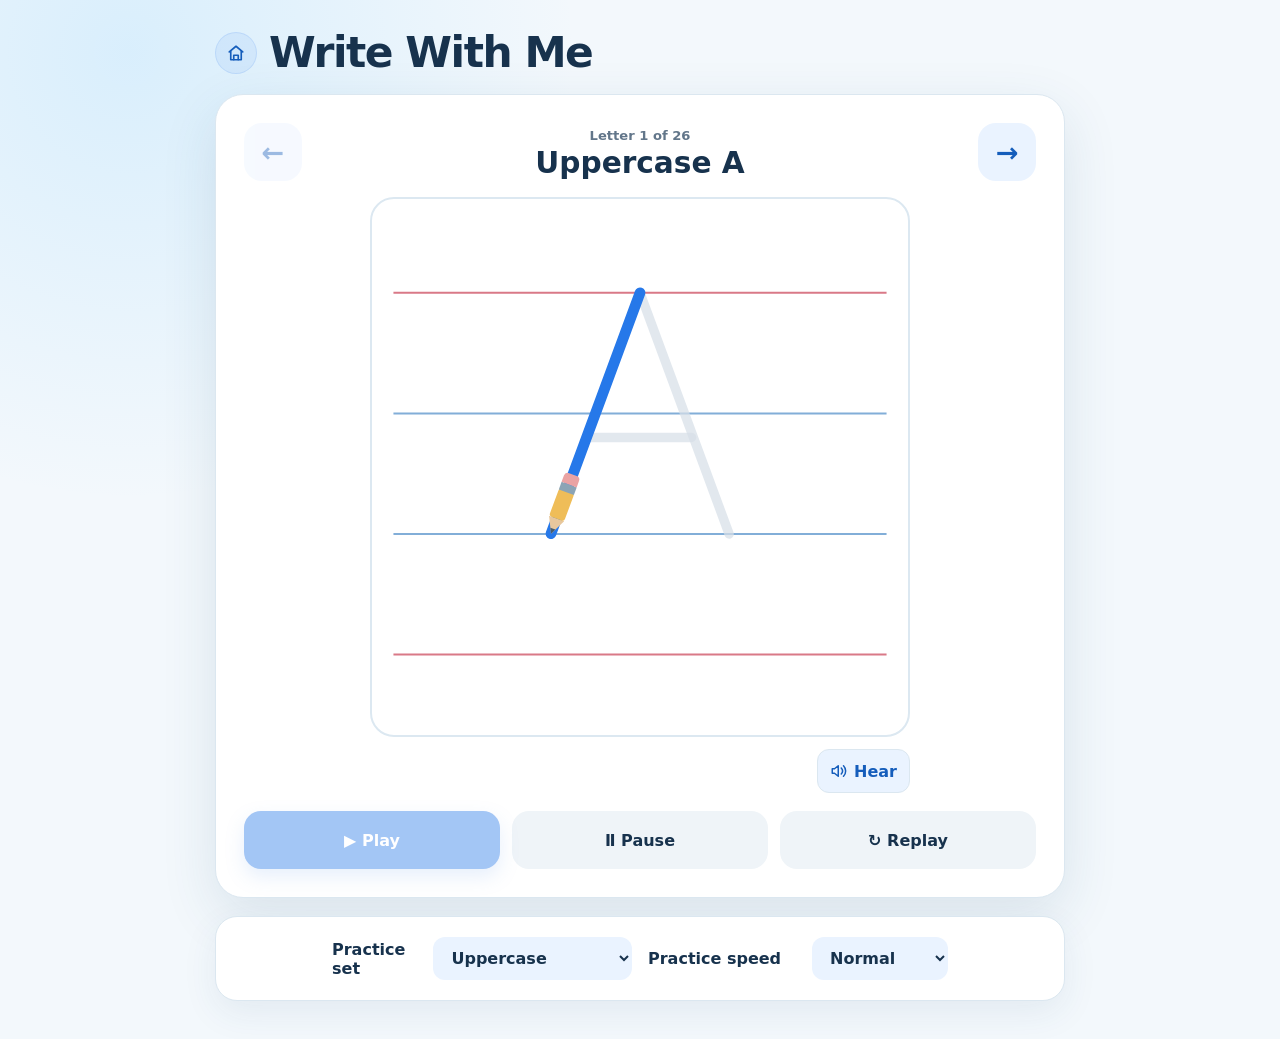
<file: alphabet-writing-guide/index.html>
<!doctype html>
<html lang="en">
  <head>
    <meta charset="UTF-8" />
    <meta name="viewport" content="width=device-width, initial-scale=1.0" />
    <meta name="theme-color" content="#f7fbff" />
    <meta
      name="description"
      content="A visual guide that teaches children the stroke order for letters, numbers, and Kannada swaras and vyanjanas."
    />
    <title>Write With Me</title>
    <link rel="stylesheet" href="styles.css?v=kannada-lines-10" />
    <script src="kannada.js?v=stroke-research-6" defer></script>
    <script src="kannada-vyanjana.js?v=vyanjana-8" defer></script>
    <script src="kannada-notebook.js?v=kannada-lines-10" defer></script>
    <script src="letters.js?v=kannada-lines-10" defer></script>
    <script src="../picture-reading/speech.js?v=letter-voice-7" defer></script>
    <script src="app.js?v=kannada-lines-10" defer></script>
  </head>
  <body>
    <main class="app-shell">
      <header class="app-header">
        <a class="home-button" href="../" aria-label="Back to AG's Learning Companion" title="Home">
          <svg viewBox="0 0 24 24" fill="none" stroke="currentColor" stroke-width="2.2" stroke-linecap="round" stroke-linejoin="round" aria-hidden="true">
            <path d="M3 10.5 12 3l9 7.5" />
            <path d="M5 9.5V21h14V9.5" />
            <path d="M9 21v-6h6v6" />
          </svg>
        </a>
        <h1>Write With Me</h1>
      </header>

      <section class="lesson-card" aria-labelledby="letter-heading">
        <div class="lesson-heading">
          <button class="icon-button" id="previousButton" type="button" aria-label="Previous letter">
            <span aria-hidden="true">←</span>
          </button>

          <div class="letter-title">
            <span class="letter-count" id="letterCount">Letter 1 of 3</span>
            <h2 id="letter-heading">Uppercase A</h2>
          </div>

          <button class="icon-button" id="nextButton" type="button" aria-label="Next letter">
            <span aria-hidden="true">→</span>
          </button>
        </div>

        <div class="canvas-wrap">
          <svg
            id="letterCanvas"
            class="letter-canvas"
            viewBox="0 0 400 400"
            role="img"
            aria-labelledby="svgTitle svgDescription"
          >
            <title id="svgTitle">How to write uppercase A</title>
            <desc id="svgDescription">The strokes appear one at a time in writing order.</desc>
            <defs id="svgDefs"></defs>
            <g id="notebookLayer" class="notebook-lines" aria-hidden="true"></g>
            <g id="guideLayer" class="guide-layer" aria-hidden="true"></g>
            <g id="strokeLayer" class="stroke-layer" aria-hidden="true"></g>
            <circle id="startDot" class="start-dot" r="8" aria-hidden="true"></circle>
            <g id="pencilTip" class="pencil-tip" aria-hidden="true">
              <path class="pencil-wood" d="M 0 0 L -12 -6 L -12 6 Z"></path>
              <path class="pencil-lead" d="M 0 0 L -4 -2 L -4 2 Z"></path>
              <rect class="pencil-body" x="-34" y="-6" width="22" height="12" rx="2"></rect>
              <rect class="pencil-band" x="-39" y="-6" width="6" height="12"></rect>
              <path class="pencil-eraser" d="M -44 -6 H -39 V 6 H -44 Q -47 6 -47 3 V -3 Q -47 -6 -44 -6 Z"></path>
            </g>
          </svg>
        </div>

        <div class="letter-feedback">
          <p id="strokeInstruction" class="stroke-instruction" aria-live="polite" aria-atomic="true" hidden></p>
          <button id="hearButton" class="hear-button" type="button" aria-label="Hear the current letter" hidden>
            <svg viewBox="0 0 24 24" fill="none" stroke="currentColor" stroke-width="2" stroke-linecap="round" stroke-linejoin="round" aria-hidden="true"><path d="M11 5 6 9H3v6h3l5 4z"/><path d="M15 8a6 6 0 0 1 0 8M18 5a10 10 0 0 1 0 14"/></svg>
            Hear
          </button>
        </div>

        <div class="playback-controls" aria-label="Playback controls">
          <button class="control-button primary" id="playButton" type="button">
            <span aria-hidden="true">▶</span> Play
          </button>
          <button class="control-button" id="pauseButton" type="button" disabled>
            <span aria-hidden="true">Ⅱ</span> Pause
          </button>
          <button class="control-button" id="replayButton" type="button">
            <span aria-hidden="true">↻</span> Replay
          </button>
        </div>
      </section>

      <section class="practice-options" aria-label="Practice options">
        <label class="option-group" for="setSelect">
          <span>Practice set</span>
          <select id="setSelect"></select>
        </label>

        <label class="option-group" for="speedSelect">
          <span>Practice speed</span>
          <select id="speedSelect">
            <option value="slow">Slow</option>
            <option value="normal" selected>Normal</option>
            <option value="fast">Fast</option>
          </select>
        </label>
      </section>
    </main>
  </body>
</html>
</file>
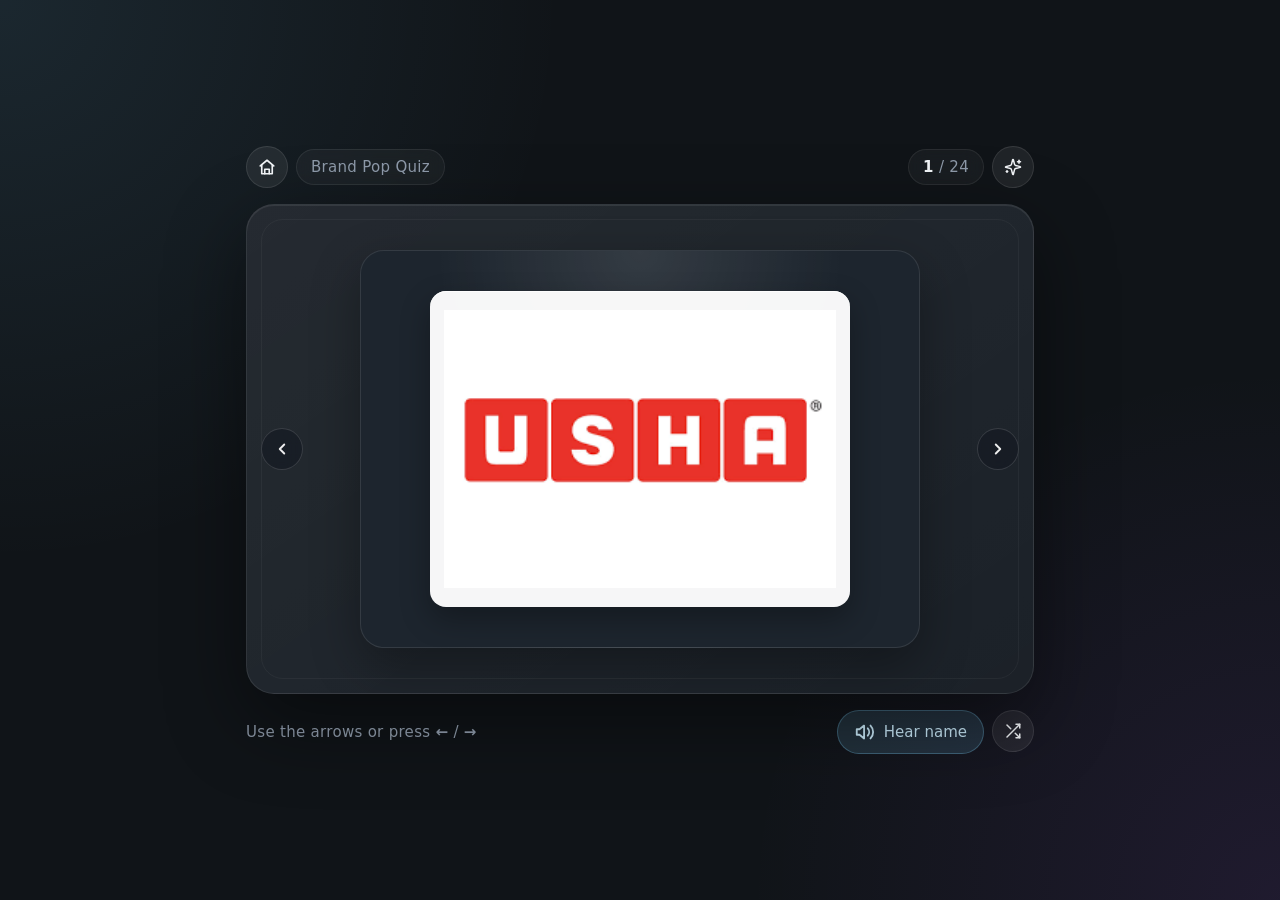
<file: brand-pop-quiz/index.html>
<!DOCTYPE html>
<html lang="en">
<head>
  <meta charset="UTF-8" />
  <meta name="viewport" content="width=device-width, initial-scale=1.0, viewport-fit=cover, user-scalable=no" />
  <meta name="apple-mobile-web-app-capable" content="yes" />
  <meta name="mobile-web-app-capable" content="yes" />
  <meta name="apple-mobile-web-app-status-bar-style" content="black-translucent" />
  <meta name="theme-color" content="#101418" />
  <title>Brand Pop Quiz</title>
  <style>
    :root {
      --bg: #101418;
      --card: #171d24;
      --card-2: #1d252e;
      --text: #f2f5f8;
      --muted: #8f9baa;
      --accent: #7dd3fc;
      --accent-2: #a855f7;
      --soft: rgba(255,255,255,0.08);
      --gold: #ffbf49;
    }

    * { box-sizing: border-box; -webkit-tap-highlight-color: transparent; }

    html, body {
      margin: 0;
      padding: 0;
      height: 100%;
      overflow: hidden;
      overscroll-behavior: none;
      touch-action: manipulation;
      -webkit-user-select: none;
      user-select: none;
    }

    body {
      min-height: 100vh;
      min-height: 100dvh;
      background:
        radial-gradient(circle at top left, rgba(125, 211, 252, 0.10), transparent 36%),
        radial-gradient(circle at bottom right, rgba(168, 85, 247, 0.10), transparent 34%),
        var(--bg);
      color: var(--text);
      font-family: Inter, ui-sans-serif, system-ui, -apple-system, BlinkMacSystemFont, "Segoe UI", Roboto, "Helvetica Neue", sans-serif;
      -webkit-font-smoothing: antialiased;
      display: grid;
      place-items: center;
      padding:
        env(safe-area-inset-top)
        env(safe-area-inset-right)
        env(safe-area-inset-bottom)
        env(safe-area-inset-left);
    }

    .app {
      width: min(94vw, 820px);
      height: min(94dvh, 640px);
      display: grid;
      grid-template-rows: auto 1fr auto;
      gap: 16px;
      padding: 16px;
    }

    .topbar,
    .footer {
      display: flex;
      align-items: center;
      justify-content: space-between;
      gap: 10px;
      color: var(--muted);
      font-size: clamp(12px, 1.8vw, 15px);
      letter-spacing: 0.02em;
    }
    .topbar-right {
      display: flex;
      align-items: center;
      gap: 8px;
    }
    .topbar-left {
      display: flex;
      align-items: center;
      gap: 8px;
      min-width: 0;
    }

    .pill {
      border: 1px solid var(--soft);
      background: rgba(255,255,255,0.04);
      border-radius: 999px;
      padding: 8px 14px;
      backdrop-filter: blur(10px);
      -webkit-backdrop-filter: blur(10px);
      white-space: nowrap;
    }
    .pill strong { color: var(--text); font-weight: 600; }

    /* ---------- Stage ---------- */
    .stage {
      position: relative;
      display: grid;
      place-items: center;
      border: 1px solid rgba(255,255,255,0.09);
      border-radius: 28px;
      background:
        linear-gradient(145deg, rgba(255,255,255,0.06), rgba(255,255,255,0.02)),
        var(--card);
      box-shadow:
        0 28px 80px rgba(0,0,0,0.45),
        inset 0 1px 0 rgba(255,255,255,0.08);
      overflow: hidden;
      isolation: isolate;
      min-height: 0;
      touch-action: pan-y;
    }
    .stage::before {
      content: "";
      position: absolute;
      inset: 14px;
      border-radius: 22px;
      border: 1px solid rgba(255,255,255,0.045);
      pointer-events: none;
    }

    .brand-card {
      width: min(86%, 560px);
      max-height: 86%;
      display: flex;
      flex-direction: column;
      align-items: center;
      justify-content: center;
      gap: 16px;
      padding: clamp(18px, 4vw, 40px);
      border-radius: 24px;
      background:
        radial-gradient(circle at 50% 0%, rgba(255,255,255,0.10), transparent 42%),
        var(--card-2);
      border: 1px solid rgba(255,255,255,0.10);
      box-shadow: 0 18px 50px rgba(0,0,0,0.32);
      transition: transform 280ms ease, opacity 230ms ease, filter 280ms ease;
    }
    .brand-card.switching {
      opacity: 0;
      transform: translateY(10px) scale(0.985);
      filter: blur(7px);
    }

    .brand {
      width: 100%;
      display: grid;
      place-items: center;
    }

    /* Uniform white card holding the image. Fixed 4:3 ratio so every
       logo/portrait sits in the same rectangle, regardless of source. */
    .image-frame {
      position: relative;
      display: block;
      width: min(88%, 520px);
      aspect-ratio: 4 / 3;
      background: rgba(255,255,255,0.96);
      padding: 14px;
      border-radius: 16px;
      overflow: hidden;
      box-shadow:
        0 12px 30px rgba(0,0,0,0.30),
        inset 0 1px 0 rgba(255,255,255,0.8);
    }

    .brand-image {
      width: 100%;
      height: 100%;
      object-fit: contain;
      display: block;
      pointer-events: none;
    }

    /* Always-on caption shown below the image (opt-in via features.showName) */
    .caption {
      text-align: center;
      font-size: clamp(18px, 3.4vw, 24px);
      font-weight: 600;
      letter-spacing: 0.02em;
      color: var(--text);
    }

    .scratch-cover {
      position: absolute;
      inset: 0;
      width: 100%;
      height: 100%;
      display: none;
      touch-action: none;
      cursor: grab;
      transition: opacity 380ms ease;
    }
    .image-frame.scratch-on .scratch-cover { display: block; }
    .image-frame.scratch-on { cursor: grab; }

    .answer {
      position: absolute;
      right: 22px;
      bottom: 18px;
      color: rgba(255,255,255,0.40);
      font-size: 13px;
      letter-spacing: 0.12em;
      opacity: 0;
      transform: translateY(8px);
      transition: 220ms ease;
      pointer-events: none;
      text-transform: uppercase;
    }
    .show-answer .answer {
      opacity: 1;
      transform: translateY(0);
    }

    /* ---------- Footer / buttons ---------- */
    .hint {
      opacity: 0.85;
      flex: 1;
      min-width: 0;
    }
    .hear-name { display: inline-flex; align-items: center; gap: 8px; min-height: 44px; }
    .hear-name svg { width: 22px; height: 22px; }
    button:disabled { opacity: 0.45; cursor: default; }
    .footer-actions {
      display: flex;
      gap: 8px;
      flex-shrink: 0;
    }

    button {
      color: var(--text);
      background: rgba(255,255,255,0.07);
      border: 1px solid rgba(255,255,255,0.10);
      border-radius: 999px;
      padding: 10px 16px;
      font: inherit;
      font-weight: 500;
      cursor: pointer;
      transition: background 140ms ease, transform 80ms ease, border-color 140ms ease, color 140ms ease;
    }
    button:hover { background: rgba(255,255,255,0.11); }
    button:active { transform: scale(0.97); }
    button.primary {
      background: rgba(125, 211, 252, 0.15);
      border-color: rgba(125, 211, 252, 0.30);
      color: #cdeefe;
    }
    button.primary:hover { background: rgba(125, 211, 252, 0.22); }

    a.icon {
      width: 42px;
      height: 42px;
      display: inline-flex;
      align-items: center;
      justify-content: center;
      flex-shrink: 0;
      color: var(--text);
      background: rgba(255,255,255,0.07);
      border: 1px solid rgba(255,255,255,0.10);
      border-radius: 999px;
      text-decoration: none;
      transition: background 140ms ease, transform 80ms ease, border-color 140ms ease;
    }
    a.icon:hover { background: rgba(255,255,255,0.11); }
    a.icon:active { transform: scale(0.97); }
    a.icon svg {
      width: 18px;
      height: 18px;
      display: block;
    }

    /* Toggle button "on" state (used for Scratch) */
    button.toggle.on {
      background: rgba(255, 191, 73, 0.20);
      border-color: rgba(255, 191, 73, 0.55);
      color: #ffe0a0;
    }
    button.toggle.on:hover { background: rgba(255, 191, 73, 0.28); }

    /* Icon-only buttons (Shuffle, Scratch toggle) */
    button.icon {
      width: 42px;
      height: 42px;
      padding: 0;
      display: inline-flex;
      align-items: center;
      justify-content: center;
    }
    button.icon svg {
      width: 18px;
      height: 18px;
      display: block;
    }

    /* Carousel nav buttons (Prev / Next) flank the card inside the stage */
    .nav-btn {
      position: absolute;
      top: 50%;
      transform: translateY(-50%);
      z-index: 5;
      background: rgba(20, 25, 35, 0.65);
      border-color: rgba(255, 255, 255, 0.14);
      backdrop-filter: blur(8px);
      -webkit-backdrop-filter: blur(8px);
      color: rgba(255, 255, 255, 0.92);
    }
    .nav-btn:hover {
      background: rgba(30, 36, 48, 0.85);
      border-color: rgba(255, 255, 255, 0.22);
    }
    .nav-btn:active { transform: translateY(-50%) scale(0.94); }
    .nav-prev { left: 14px; }
    .nav-next { right: 14px; }

    /* ---------- Done state ---------- */
    .done {
      text-align: center;
      color: var(--text);
    }
    .done .tick {
      width: 56px;
      height: 56px;
      border-radius: 50%;
      border: 2px solid var(--accent);
      display: inline-flex;
      align-items: center;
      justify-content: center;
      color: var(--accent);
      font-size: 28px;
      margin-bottom: 18px;
    }
    .done h1 {
      margin: 0 0 6px;
      font-size: clamp(22px, 4.4vw, 28px);
      font-weight: 700;
      letter-spacing: -0.01em;
    }
    .done p {
      margin: 0;
      color: var(--muted);
      font-size: 14px;
    }

    /* ---------- Small screens ---------- */
    @media (max-width: 520px) {
      .app { padding: 10px; gap: 12px; height: 96dvh; }
      .footer { flex-wrap: wrap; justify-content: center; }
      .pill { padding: 7px 12px; }
      .brand-card { width: 92%; padding: 18px; }
      .image-frame { width: 92%; padding: 10px; }
      .answer { left: 0; right: 0; bottom: 14px; text-align: center; }
      .hint { display: none; }
      button { padding: 11px 14px; }
      button.icon { padding: 0; width: 44px; height: 44px; }
      a.icon { width: 44px; height: 44px; }
      button.icon svg { width: 20px; height: 20px; }
      a.icon svg { width: 20px; height: 20px; }
      .nav-prev { left: 6px; }
      .nav-next { right: 6px; }
    }

    /* ---------- Landscape phones ---------- */
    @media (orientation: landscape) and (max-height: 500px) {
      .app { height: 96dvh; gap: 8px; padding: 8px; }
      .brand-card { padding: 12px; }
      .image-frame { width: min(60%, 360px); padding: 10px; }
      .answer { bottom: 10px; right: 14px; }
      button { padding: 8px 14px; font-size: 13px; }
    }
  </style>
</head>
<body>
  <main class="app">
    <div class="topbar">
      <div class="topbar-left">
        <a href="../" class="icon" aria-label="Back to AG's Learning Companion" title="Home">
          <svg viewBox="0 0 24 24" fill="none" stroke="currentColor" stroke-width="2.2" stroke-linecap="round" stroke-linejoin="round" aria-hidden="true">
            <path d="M3 10.5 12 3l9 7.5"/>
            <path d="M5 9.5V21h14V9.5"/>
            <path d="M9 21v-6h6v6"/>
          </svg>
        </a>
        <div class="pill">Brand Pop Quiz</div>
      </div>
      <div class="topbar-right">
        <div class="pill"><strong id="counter">1</strong>&nbsp;/&nbsp;<span id="total">24</span></div>
        <button id="scratchBtn" type="button" class="icon toggle" aria-label="Toggle scratch mode" title="Scratch mode">
          <svg viewBox="0 0 24 24" fill="none" stroke="currentColor" stroke-width="2" stroke-linecap="round" stroke-linejoin="round" aria-hidden="true">
            <path d="M9.937 15.5A2 2 0 0 0 8.5 14.063l-6.135-1.582a.5.5 0 0 1 0-.962L8.5 9.936A2 2 0 0 0 9.937 8.5l1.582-6.135a.5.5 0 0 1 .963 0L14.063 8.5A2 2 0 0 0 15.5 9.937l6.135 1.581a.5.5 0 0 1 0 .964L15.5 14.063a2 2 0 0 0-1.437 1.437l-1.582 6.135a.5.5 0 0 1-.963 0z"/>
            <path d="M20 3v4"/>
            <path d="M22 5h-4"/>
            <path d="M4 17v2"/>
            <path d="M5 18H3"/>
          </svg>
        </button>
      </div>
    </div>

    <section id="stage" class="stage" tabindex="0" aria-label="Quiz card">
      <button id="prevBtn" type="button" class="icon nav-btn nav-prev" aria-label="Previous" title="Previous">
        <svg viewBox="0 0 24 24" fill="none" stroke="currentColor" stroke-width="2.5" stroke-linecap="round" stroke-linejoin="round" aria-hidden="true">
          <path d="M15 6l-6 6 6 6"/>
        </svg>
      </button>
      <div id="card" class="brand-card">
        <div id="brand" class="brand"></div>
        <div id="caption" class="caption"></div>
      </div>
      <button id="nextBtn" type="button" class="icon nav-btn nav-next" aria-label="Next" title="Next">
        <svg viewBox="0 0 24 24" fill="none" stroke="currentColor" stroke-width="2.5" stroke-linecap="round" stroke-linejoin="round" aria-hidden="true">
          <path d="M9 6l6 6-6 6"/>
        </svg>
      </button>
      <div id="answer" class="answer"></div>
    </section>

    <div class="footer">
      <div class="hint">Use the arrows or press <strong>&larr;</strong> / <strong>&rarr;</strong></div>
      <div class="footer-actions">
        <button id="hearBtn" type="button" class="primary hear-name" title="Hear the name" disabled>
          <svg viewBox="0 0 24 24" fill="none" stroke="currentColor" stroke-width="2" stroke-linecap="round" stroke-linejoin="round" aria-hidden="true">
            <path d="M11 5 6 9H3v6h3l5 4z"/><path d="M15 8a6 6 0 0 1 0 8M18 5a10 10 0 0 1 0 14"/>
          </svg>
          Hear name
        </button>
        <button id="shuffleBtn" type="button" class="icon" aria-label="Shuffle" title="Shuffle">
          <svg viewBox="0 0 24 24" fill="none" stroke="currentColor" stroke-width="2" stroke-linecap="round" stroke-linejoin="round" aria-hidden="true">
            <path d="M16 3h5v5"/>
            <path d="M4 20L21 3"/>
            <path d="M21 16v5h-5"/>
            <path d="M15 15l6 6"/>
            <path d="M4 4l5 5"/>
          </svg>
        </button>
      </div>
    </div>
  </main>

  <script src="../picture-reading/speech.js?v=quiz-voice-1"></script>
  <script>
    const items = [{"name": "Samsung", "src": "[data-uri]"}, {"name": "LG", "src": "[data-uri]"}, {"name": "Panasonic", "src": "[data-uri]"}, {"name": "Mitsubishi", "src": "[data-uri]"}, {"name": "Haier", "src": "[data-uri]"}, {"name": "Daikin", "src": "[data-uri]"}, {"name": "Godrej", "src": "[data-uri]"}, {"name": "Lloyd", "src": "[data-uri]"}, {"name": "Blue Star", "src": "[data-uri]"}, {"name": "Usha", "src": "[data-uri]"}, {"name": "Atomberg", "src": "[data-uri]"}, {"name": "Racold", "src": "[data-uri]"}, {"name": "Bajaj", "src": "[data-uri]"}, {"name": "Tata", "src": "[data-uri]"}, {"name": "Croma", "src": "[data-uri]"}, {"name": "DMart", "src": "[data-uri]"}, {"name": "Amazon", "src": "[data-uri]"}, {"name": "Flipkart", "src": "[data-uri]"}, {"name": "Thar", "src": "[data-uri]"}, {"name": "Suzuki", "src": "[data-uri]"}, {"name": "WhatsApp", "src": "[data-uri]"}, {"name": "YouTube", "src": "[data-uri]"}, {"name": "YouTube Kids", "src": "[data-uri]"}, {"name": "Spotify", "src": "[data-uri]"}];
    const features = {"scratch": true};

    let order = items.slice();
    let index = 0;
    let answerVisible = false;
    let finished = false;
    let scratchMode = false;
    let renderTimer;

    const stage      = document.getElementById('stage');
    const card       = document.getElementById('card');
    const brandEl    = document.getElementById('brand');
    const captionEl  = document.getElementById('caption');
    const answerEl   = document.getElementById('answer');
    const counterEl  = document.getElementById('counter');
    const totalEl    = document.getElementById('total');
    const scratchBtn = document.getElementById('scratchBtn');
    const shuffleBtn = document.getElementById('shuffleBtn');
    const prevBtn    = document.getElementById('prevBtn');
    const nextBtn    = document.getElementById('nextBtn');
    const hearBtn    = document.getElementById('hearBtn');
    if (!pictureSpeech.supported) hearBtn.remove();

    if (!features.showName) captionEl.remove();

    // Hide opt-in features that aren't enabled for this project.
    if (!features.scratch) scratchBtn.remove();

    function shuffleInPlace(arr) {
      for (let i = arr.length - 1; i > 0; i--) {
        const j = Math.floor(Math.random() * (i + 1));
        const tmp = arr[i]; arr[i] = arr[j]; arr[j] = tmp;
      }
    }

    /* ---------- Scratch-card overlay ---------- */

    function paintScratchCover(canvas) {
      const ctx = canvas.getContext('2d');
      const w = canvas.width;
      const h = canvas.height;

      // Metallic silver gradient
      const g = ctx.createLinearGradient(0, 0, w, h);
      g.addColorStop(0,    '#c4cad3');
      g.addColorStop(0.5,  '#9ea3ad');
      g.addColorStop(1,    '#cfd4dc');
      ctx.fillStyle = g;
      ctx.fillRect(0, 0, w, h);

      // Speckled noise (light + dark)
      ctx.globalAlpha = 1;
      for (let i = 0; i < 900; i++) {
        ctx.fillStyle = 'rgba(255,255,255,' + (Math.random() * 0.10) + ')';
        ctx.fillRect(Math.random() * w, Math.random() * h, 1, 1);
      }
      for (let i = 0; i < 700; i++) {
        ctx.fillStyle = 'rgba(0,0,0,' + (Math.random() * 0.06) + ')';
        ctx.fillRect(Math.random() * w, Math.random() * h, 1, 1);
      }

      // "SCRATCH" hint
      ctx.fillStyle = 'rgba(40,40,40,0.55)';
      const fs = Math.max(20, Math.min(w / 11, 56));
      ctx.font = '700 ' + fs + 'px Inter, sans-serif';
      ctx.textAlign = 'center';
      ctx.textBaseline = 'middle';
      ctx.fillText('SCRATCH', w / 2, h / 2 - fs * 0.35);
      ctx.font = '500 ' + (fs * 0.4) + 'px Inter, sans-serif';
      ctx.fillStyle = 'rgba(40,40,40,0.45)';
      ctx.fillText('to reveal', w / 2, h / 2 + fs * 0.45);
    }

    function attachScratch(frame, canvas) {
      const ctx = canvas.getContext('2d');
      let drawing = false;
      let lastX = 0, lastY = 0;
      let revealed = false;

      function pos(e) {
        const rect = canvas.getBoundingClientRect();
        const pt = (e.touches && e.touches[0])
                 || (e.changedTouches && e.changedTouches[0])
                 || e;
        const sx = canvas.width / rect.width;
        const sy = canvas.height / rect.height;
        return {
          x: (pt.clientX - rect.left) * sx,
          y: (pt.clientY - rect.top)  * sy,
        };
      }

      function erase(x, y, fromLast) {
        ctx.globalCompositeOperation = 'destination-out';
        const r = Math.max(28, canvas.width / 14);
        ctx.lineCap = 'round';
        ctx.lineJoin = 'round';
        if (fromLast) {
          ctx.lineWidth = r * 2;
          ctx.beginPath();
          ctx.moveTo(lastX, lastY);
          ctx.lineTo(x, y);
          ctx.stroke();
        }
        ctx.beginPath();
        ctx.arc(x, y, r, 0, Math.PI * 2);
        ctx.fill();
        lastX = x; lastY = y;
      }

      function maybeRevealAll() {
        if (revealed) return;
        const w = canvas.width, h = canvas.height;
        const img = ctx.getImageData(0, 0, w, h).data;
        let cleared = 0, total = 0;
        const step = 16;
        for (let y = 0; y < h; y += step) {
          for (let x = 0; x < w; x += step) {
            total++;
            if (img[(y * w + x) * 4 + 3] === 0) cleared++;
          }
        }
        if (cleared / total > 0.40) {
          revealed = true;
          canvas.style.opacity = '0';
          setTimeout(function () {
            frame.classList.remove('scratch-on');
          }, 380);
        }
      }

      function start(e) {
        if (e.cancelable) e.preventDefault();
        e.stopPropagation();
        drawing = true;
        const p = pos(e);
        lastX = p.x; lastY = p.y;
        erase(p.x, p.y, false);
      }
      function move(e) {
        if (!drawing) return;
        if (e.cancelable) e.preventDefault();
        e.stopPropagation();
        const p = pos(e);
        erase(p.x, p.y, true);
      }
      function end(e) {
        if (!drawing) return;
        if (e && e.cancelable) e.preventDefault();
        if (e) e.stopPropagation();
        drawing = false;
        maybeRevealAll();
      }

      canvas.addEventListener('mousedown', start);
      window.addEventListener('mousemove', move);
      window.addEventListener('mouseup', end);
      canvas.addEventListener('touchstart', start, { passive: false });
      canvas.addEventListener('touchmove',  move,  { passive: false });
      canvas.addEventListener('touchend',   end);
      canvas.addEventListener('touchcancel', end);
    }

    function mountScratchCover(frame, img) {
      const existing = frame.querySelector('.scratch-cover');
      if (existing) existing.remove();

      // Size canvas to the entire frame (including the white padding around
      // the logo) — gives a uniform scratch-card look regardless of the
      // logo's aspect ratio.
      const rect = frame.getBoundingClientRect();
      if (rect.width === 0 || rect.height === 0) {
        requestAnimationFrame(function () { mountScratchCover(frame, img); });
        return;
      }
      const dpr = Math.min(window.devicePixelRatio || 1, 2);
      const canvas = document.createElement('canvas');
      canvas.className = 'scratch-cover';
      canvas.width  = Math.round(rect.width  * dpr);
      canvas.height = Math.round(rect.height * dpr);

      paintScratchCover(canvas);

      frame.appendChild(canvas);
      frame.classList.add('scratch-on');
      attachScratch(frame, canvas);
    }

    /* ---------- Render ---------- */

    function render() {
      pictureSpeech.cancel();
      clearTimeout(renderTimer);
      hearBtn.disabled = true;
      const item = order[index];
      card.className = 'brand-card switching';
      stage.classList.remove('show-answer');
      answerVisible = false;

      renderTimer = setTimeout(function () {
        brandEl.innerHTML = '';

        const frame = document.createElement('div');
        frame.className = 'image-frame';

        const img = document.createElement('img');
        img.src = item.src;
        img.alt = item.name;
        img.draggable = false;
        img.className = 'brand-image';

        frame.appendChild(img);
        brandEl.appendChild(frame);

        if (scratchMode) {
          const mount = function () {
            requestAnimationFrame(function () { mountScratchCover(frame, img); });
          };
          if (img.complete && img.naturalWidth > 0) mount();
          else img.addEventListener('load', mount, { once: true });
        }

        answerEl.textContent = item.name;
        if (features.showName) captionEl.textContent = item.name;
        counterEl.textContent = index + 1;
        card.className = 'brand-card';
        hearBtn.disabled = false;
      }, 180);
    }

    function showFinished() {
      pictureSpeech.cancel();
      clearTimeout(renderTimer);
      hearBtn.disabled = true;
      finished = true;
      card.className = 'brand-card switching';
      stage.classList.remove('show-answer');
      renderTimer = setTimeout(function () {
        brandEl.innerHTML =
          '<div class="done">' +
            '<div class="tick">&#10003;</div>' +
            '<h1>All ' + order.length + ', named.</h1>' +
            '<p>Tap Shuffle to play again.</p>' +
          '</div>';
        answerEl.textContent = '';
        if (features.showName) captionEl.textContent = '';
        counterEl.textContent = order.length;
        card.className = 'brand-card';
      }, 180);
    }

    function nextItem() {
      if (finished) { restart(); return; }
      if (index < order.length - 1) {
        index++;
        render();
      } else {
        showFinished();
      }
    }

    function prevItem() {
      if (finished) {
        finished = false;
        index = order.length - 1;
        render();
        return;
      }
      if (index > 0) {
        index--;
        render();
      }
    }

    function toggleAnswer() {
      if (finished || hearBtn.disabled) return;
      answerVisible = !answerVisible;
      stage.classList.toggle('show-answer', answerVisible);
      if (answerVisible) pictureSpeech.speak(order[index].name);
      else pictureSpeech.cancel();
    }

    function hearName() {
      if (finished || hearBtn.disabled) return;
      // Revealing the name is deliberate: navigation preserves the guessing game.
      if (!features.showName) {
        answerVisible = true;
        stage.classList.add('show-answer');
      }
      pictureSpeech.speak(order[index].name);
    }

    function restart() {
      finished = false;
      shuffleInPlace(order);
      index = 0;
      totalEl.textContent = order.length;
      render();
    }

    function toggleScratch() {
      scratchMode = !scratchMode;
      scratchBtn.classList.toggle('on', scratchMode);
      if (!finished) render();
    }

    /* ---------- Input ---------- */

    document.addEventListener('keydown', function (e) {
      // Let focused buttons receive their normal Space/Enter activation.
      if (e.code === 'Space' && e.target.closest('button, a')) return;
      if (e.code === 'Space' || e.key === 'ArrowRight') { e.preventDefault(); nextItem(); }
      else if (e.key === 'ArrowLeft') { e.preventDefault(); prevItem(); }
      else if (e.key === 'a' || e.key === 'A') { toggleAnswer(); }
      else if (e.key === 's' || e.key === 'S') { restart(); }
      else if (e.key === 'r' || e.key === 'R') { restart(); }
    });

    hearBtn.addEventListener('click', function (e) {
      e.stopPropagation();
      hearName();
    });
    prevBtn.addEventListener('click', function (e) {
      e.stopPropagation();
      prevItem();
    });
    nextBtn.addEventListener('click', function (e) {
      e.stopPropagation();
      nextItem();
    });
    scratchBtn.addEventListener('click', function (e) {
      e.stopPropagation();
      toggleScratch();
    });
    shuffleBtn.addEventListener('click', function (e) {
      e.stopPropagation();
      restart();
    });

    /* ---------- First paint ---------- */
    shuffleInPlace(order);
    render();
  </script>
</body>
</html>
</file>
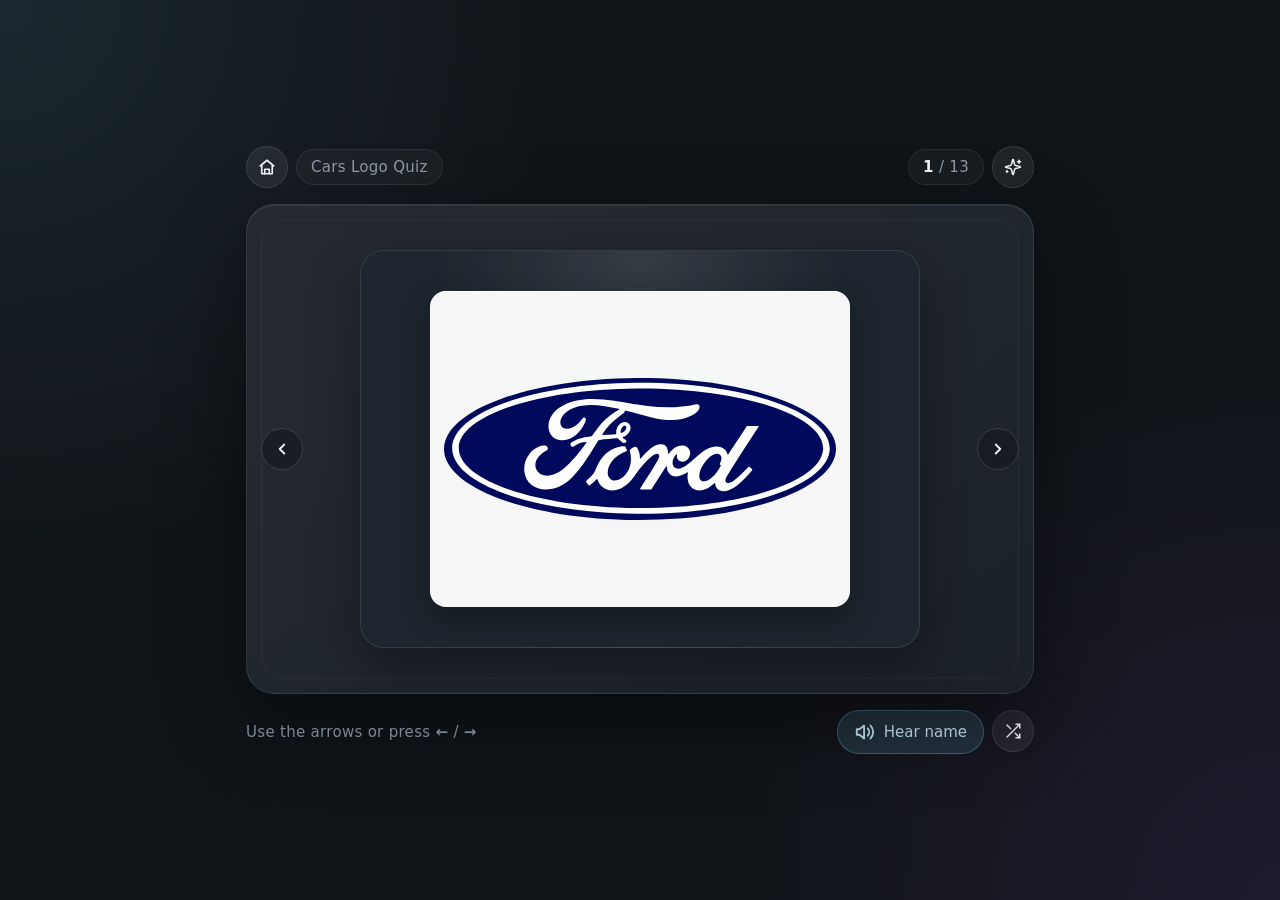
<file: cars-logo-quiz/index.html>
<!DOCTYPE html>
<html lang="en">
<head>
  <meta charset="UTF-8" />
  <meta name="viewport" content="width=device-width, initial-scale=1.0, viewport-fit=cover, user-scalable=no" />
  <meta name="apple-mobile-web-app-capable" content="yes" />
  <meta name="mobile-web-app-capable" content="yes" />
  <meta name="apple-mobile-web-app-status-bar-style" content="black-translucent" />
  <meta name="theme-color" content="#101418" />
  <title>Cars Logo Quiz</title>
  <style>
    :root {
      --bg: #101418;
      --card: #171d24;
      --card-2: #1d252e;
      --text: #f2f5f8;
      --muted: #8f9baa;
      --accent: #7dd3fc;
      --accent-2: #a855f7;
      --soft: rgba(255,255,255,0.08);
      --gold: #ffbf49;
    }

    * { box-sizing: border-box; -webkit-tap-highlight-color: transparent; }

    html, body {
      margin: 0;
      padding: 0;
      height: 100%;
      overflow: hidden;
      overscroll-behavior: none;
      touch-action: manipulation;
      -webkit-user-select: none;
      user-select: none;
    }

    body {
      min-height: 100vh;
      min-height: 100dvh;
      background:
        radial-gradient(circle at top left, rgba(125, 211, 252, 0.10), transparent 36%),
        radial-gradient(circle at bottom right, rgba(168, 85, 247, 0.10), transparent 34%),
        var(--bg);
      color: var(--text);
      font-family: Inter, ui-sans-serif, system-ui, -apple-system, BlinkMacSystemFont, "Segoe UI", Roboto, "Helvetica Neue", sans-serif;
      -webkit-font-smoothing: antialiased;
      display: grid;
      place-items: center;
      padding:
        env(safe-area-inset-top)
        env(safe-area-inset-right)
        env(safe-area-inset-bottom)
        env(safe-area-inset-left);
    }

    .app {
      width: min(94vw, 820px);
      height: min(94dvh, 640px);
      display: grid;
      grid-template-rows: auto 1fr auto;
      gap: 16px;
      padding: 16px;
    }

    .topbar,
    .footer {
      display: flex;
      align-items: center;
      justify-content: space-between;
      gap: 10px;
      color: var(--muted);
      font-size: clamp(12px, 1.8vw, 15px);
      letter-spacing: 0.02em;
    }
    .topbar-right {
      display: flex;
      align-items: center;
      gap: 8px;
    }
    .topbar-left {
      display: flex;
      align-items: center;
      gap: 8px;
      min-width: 0;
    }

    .pill {
      border: 1px solid var(--soft);
      background: rgba(255,255,255,0.04);
      border-radius: 999px;
      padding: 8px 14px;
      backdrop-filter: blur(10px);
      -webkit-backdrop-filter: blur(10px);
      white-space: nowrap;
    }
    .pill strong { color: var(--text); font-weight: 600; }

    /* ---------- Stage ---------- */
    .stage {
      position: relative;
      display: grid;
      place-items: center;
      border: 1px solid rgba(255,255,255,0.09);
      border-radius: 28px;
      background:
        linear-gradient(145deg, rgba(255,255,255,0.06), rgba(255,255,255,0.02)),
        var(--card);
      box-shadow:
        0 28px 80px rgba(0,0,0,0.45),
        inset 0 1px 0 rgba(255,255,255,0.08);
      overflow: hidden;
      isolation: isolate;
      min-height: 0;
      touch-action: pan-y;
    }
    .stage::before {
      content: "";
      position: absolute;
      inset: 14px;
      border-radius: 22px;
      border: 1px solid rgba(255,255,255,0.045);
      pointer-events: none;
    }

    .brand-card {
      width: min(86%, 560px);
      max-height: 86%;
      display: flex;
      flex-direction: column;
      align-items: center;
      justify-content: center;
      gap: 16px;
      padding: clamp(18px, 4vw, 40px);
      border-radius: 24px;
      background:
        radial-gradient(circle at 50% 0%, rgba(255,255,255,0.10), transparent 42%),
        var(--card-2);
      border: 1px solid rgba(255,255,255,0.10);
      box-shadow: 0 18px 50px rgba(0,0,0,0.32);
      transition: transform 280ms ease, opacity 230ms ease, filter 280ms ease;
    }
    .brand-card.switching {
      opacity: 0;
      transform: translateY(10px) scale(0.985);
      filter: blur(7px);
    }

    .brand {
      width: 100%;
      display: grid;
      place-items: center;
    }

    /* Uniform white card holding the image. Fixed 4:3 ratio so every
       logo/portrait sits in the same rectangle, regardless of source. */
    .image-frame {
      position: relative;
      display: block;
      width: min(88%, 520px);
      aspect-ratio: 4 / 3;
      background: rgba(255,255,255,0.96);
      padding: 14px;
      border-radius: 16px;
      overflow: hidden;
      box-shadow:
        0 12px 30px rgba(0,0,0,0.30),
        inset 0 1px 0 rgba(255,255,255,0.8);
    }

    .brand-image {
      width: 100%;
      height: 100%;
      object-fit: contain;
      display: block;
      pointer-events: none;
    }

    /* Always-on caption shown below the image (opt-in via features.showName) */
    .caption {
      text-align: center;
      font-size: clamp(18px, 3.4vw, 24px);
      font-weight: 600;
      letter-spacing: 0.02em;
      color: var(--text);
    }

    .scratch-cover {
      position: absolute;
      inset: 0;
      width: 100%;
      height: 100%;
      display: none;
      touch-action: none;
      cursor: grab;
      transition: opacity 380ms ease;
    }
    .image-frame.scratch-on .scratch-cover { display: block; }
    .image-frame.scratch-on { cursor: grab; }

    .answer {
      position: absolute;
      right: 22px;
      bottom: 18px;
      color: rgba(255,255,255,0.40);
      font-size: 13px;
      letter-spacing: 0.12em;
      opacity: 0;
      transform: translateY(8px);
      transition: 220ms ease;
      pointer-events: none;
      text-transform: uppercase;
    }
    .show-answer .answer {
      opacity: 1;
      transform: translateY(0);
    }

    /* ---------- Footer / buttons ---------- */
    .hint {
      opacity: 0.85;
      flex: 1;
      min-width: 0;
    }
    .hear-name { display: inline-flex; align-items: center; gap: 8px; min-height: 44px; }
    .hear-name svg { width: 22px; height: 22px; }
    button:disabled { opacity: 0.45; cursor: default; }
    .footer-actions {
      display: flex;
      gap: 8px;
      flex-shrink: 0;
    }

    button {
      color: var(--text);
      background: rgba(255,255,255,0.07);
      border: 1px solid rgba(255,255,255,0.10);
      border-radius: 999px;
      padding: 10px 16px;
      font: inherit;
      font-weight: 500;
      cursor: pointer;
      transition: background 140ms ease, transform 80ms ease, border-color 140ms ease, color 140ms ease;
    }
    button:hover { background: rgba(255,255,255,0.11); }
    button:active { transform: scale(0.97); }
    button.primary {
      background: rgba(125, 211, 252, 0.15);
      border-color: rgba(125, 211, 252, 0.30);
      color: #cdeefe;
    }
    button.primary:hover { background: rgba(125, 211, 252, 0.22); }

    a.icon {
      width: 42px;
      height: 42px;
      display: inline-flex;
      align-items: center;
      justify-content: center;
      flex-shrink: 0;
      color: var(--text);
      background: rgba(255,255,255,0.07);
      border: 1px solid rgba(255,255,255,0.10);
      border-radius: 999px;
      text-decoration: none;
      transition: background 140ms ease, transform 80ms ease, border-color 140ms ease;
    }
    a.icon:hover { background: rgba(255,255,255,0.11); }
    a.icon:active { transform: scale(0.97); }
    a.icon svg {
      width: 18px;
      height: 18px;
      display: block;
    }

    /* Toggle button "on" state (used for Scratch) */
    button.toggle.on {
      background: rgba(255, 191, 73, 0.20);
      border-color: rgba(255, 191, 73, 0.55);
      color: #ffe0a0;
    }
    button.toggle.on:hover { background: rgba(255, 191, 73, 0.28); }

    /* Icon-only buttons (Shuffle, Scratch toggle) */
    button.icon {
      width: 42px;
      height: 42px;
      padding: 0;
      display: inline-flex;
      align-items: center;
      justify-content: center;
    }
    button.icon svg {
      width: 18px;
      height: 18px;
      display: block;
    }

    /* Carousel nav buttons (Prev / Next) flank the card inside the stage */
    .nav-btn {
      position: absolute;
      top: 50%;
      transform: translateY(-50%);
      z-index: 5;
      background: rgba(20, 25, 35, 0.65);
      border-color: rgba(255, 255, 255, 0.14);
      backdrop-filter: blur(8px);
      -webkit-backdrop-filter: blur(8px);
      color: rgba(255, 255, 255, 0.92);
    }
    .nav-btn:hover {
      background: rgba(30, 36, 48, 0.85);
      border-color: rgba(255, 255, 255, 0.22);
    }
    .nav-btn:active { transform: translateY(-50%) scale(0.94); }
    .nav-prev { left: 14px; }
    .nav-next { right: 14px; }

    /* ---------- Done state ---------- */
    .done {
      text-align: center;
      color: var(--text);
    }
    .done .tick {
      width: 56px;
      height: 56px;
      border-radius: 50%;
      border: 2px solid var(--accent);
      display: inline-flex;
      align-items: center;
      justify-content: center;
      color: var(--accent);
      font-size: 28px;
      margin-bottom: 18px;
    }
    .done h1 {
      margin: 0 0 6px;
      font-size: clamp(22px, 4.4vw, 28px);
      font-weight: 700;
      letter-spacing: -0.01em;
    }
    .done p {
      margin: 0;
      color: var(--muted);
      font-size: 14px;
    }

    /* ---------- Small screens ---------- */
    @media (max-width: 520px) {
      .app { padding: 10px; gap: 12px; height: 96dvh; }
      .footer { flex-wrap: wrap; justify-content: center; }
      .pill { padding: 7px 12px; }
      .brand-card { width: 92%; padding: 18px; }
      .image-frame { width: 92%; padding: 10px; }
      .answer { left: 0; right: 0; bottom: 14px; text-align: center; }
      .hint { display: none; }
      button { padding: 11px 14px; }
      button.icon { padding: 0; width: 44px; height: 44px; }
      a.icon { width: 44px; height: 44px; }
      button.icon svg { width: 20px; height: 20px; }
      a.icon svg { width: 20px; height: 20px; }
      .nav-prev { left: 6px; }
      .nav-next { right: 6px; }
    }

    /* ---------- Landscape phones ---------- */
    @media (orientation: landscape) and (max-height: 500px) {
      .app { height: 96dvh; gap: 8px; padding: 8px; }
      .brand-card { padding: 12px; }
      .image-frame { width: min(60%, 360px); padding: 10px; }
      .answer { bottom: 10px; right: 14px; }
      button { padding: 8px 14px; font-size: 13px; }
    }
  </style>
</head>
<body>
  <main class="app">
    <div class="topbar">
      <div class="topbar-left">
        <a href="../" class="icon" aria-label="Back to AG's Learning Companion" title="Home">
          <svg viewBox="0 0 24 24" fill="none" stroke="currentColor" stroke-width="2.2" stroke-linecap="round" stroke-linejoin="round" aria-hidden="true">
            <path d="M3 10.5 12 3l9 7.5"/>
            <path d="M5 9.5V21h14V9.5"/>
            <path d="M9 21v-6h6v6"/>
          </svg>
        </a>
        <div class="pill">Cars Logo Quiz</div>
      </div>
      <div class="topbar-right">
        <div class="pill"><strong id="counter">1</strong>&nbsp;/&nbsp;<span id="total">13</span></div>
        <button id="scratchBtn" type="button" class="icon toggle" aria-label="Toggle scratch mode" title="Scratch mode">
          <svg viewBox="0 0 24 24" fill="none" stroke="currentColor" stroke-width="2" stroke-linecap="round" stroke-linejoin="round" aria-hidden="true">
            <path d="M9.937 15.5A2 2 0 0 0 8.5 14.063l-6.135-1.582a.5.5 0 0 1 0-.962L8.5 9.936A2 2 0 0 0 9.937 8.5l1.582-6.135a.5.5 0 0 1 .963 0L14.063 8.5A2 2 0 0 0 15.5 9.937l6.135 1.581a.5.5 0 0 1 0 .964L15.5 14.063a2 2 0 0 0-1.437 1.437l-1.582 6.135a.5.5 0 0 1-.963 0z"/>
            <path d="M20 3v4"/>
            <path d="M22 5h-4"/>
            <path d="M4 17v2"/>
            <path d="M5 18H3"/>
          </svg>
        </button>
      </div>
    </div>

    <section id="stage" class="stage" tabindex="0" aria-label="Quiz card">
      <button id="prevBtn" type="button" class="icon nav-btn nav-prev" aria-label="Previous" title="Previous">
        <svg viewBox="0 0 24 24" fill="none" stroke="currentColor" stroke-width="2.5" stroke-linecap="round" stroke-linejoin="round" aria-hidden="true">
          <path d="M15 6l-6 6 6 6"/>
        </svg>
      </button>
      <div id="card" class="brand-card">
        <div id="brand" class="brand"></div>
        <div id="caption" class="caption"></div>
      </div>
      <button id="nextBtn" type="button" class="icon nav-btn nav-next" aria-label="Next" title="Next">
        <svg viewBox="0 0 24 24" fill="none" stroke="currentColor" stroke-width="2.5" stroke-linecap="round" stroke-linejoin="round" aria-hidden="true">
          <path d="M9 6l6 6-6 6"/>
        </svg>
      </button>
      <div id="answer" class="answer"></div>
    </section>

    <div class="footer">
      <div class="hint">Use the arrows or press <strong>&larr;</strong> / <strong>&rarr;</strong></div>
      <div class="footer-actions">
        <button id="hearBtn" type="button" class="primary hear-name" title="Hear the name" disabled>
          <svg viewBox="0 0 24 24" fill="none" stroke="currentColor" stroke-width="2" stroke-linecap="round" stroke-linejoin="round" aria-hidden="true">
            <path d="M11 5 6 9H3v6h3l5 4z"/><path d="M15 8a6 6 0 0 1 0 8M18 5a10 10 0 0 1 0 14"/>
          </svg>
          Hear name
        </button>
        <button id="shuffleBtn" type="button" class="icon" aria-label="Shuffle" title="Shuffle">
          <svg viewBox="0 0 24 24" fill="none" stroke="currentColor" stroke-width="2" stroke-linecap="round" stroke-linejoin="round" aria-hidden="true">
            <path d="M16 3h5v5"/>
            <path d="M4 20L21 3"/>
            <path d="M21 16v5h-5"/>
            <path d="M15 15l6 6"/>
            <path d="M4 4l5 5"/>
          </svg>
        </button>
      </div>
    </div>
  </main>

  <script src="../picture-reading/speech.js?v=quiz-voice-1"></script>
  <script>
    const items = [{"name": "Toyota", "src": "[data-uri]"}, {"name": "BMW", "src": "[data-uri]"}, {"name": "Mercedes-Benz", "src": "[data-uri]"}, {"name": "Audi", "src": "[data-uri]"}, {"name": "Volkswagen", "src": "[data-uri]"}, {"name": "Honda", "src": "[data-uri]"}, {"name": "Hyundai", "src": "[data-uri]"}, {"name": "Ford", "src": "[data-uri]"}, {"name": "Chevrolet", "src": "[data-uri]"}, {"name": "Tesla", "src": "[data-uri]"}, {"name": "Tata Motors", "src": "[data-uri]"}, {"name": "Suzuki", "src": "[data-uri]"}, {"name": "Mahindra Thar", "src": "[data-uri]"}];
    const features = {"scratch": true};

    let order = items.slice();
    let index = 0;
    let answerVisible = false;
    let finished = false;
    let scratchMode = false;
    let renderTimer;

    const stage      = document.getElementById('stage');
    const card       = document.getElementById('card');
    const brandEl    = document.getElementById('brand');
    const captionEl  = document.getElementById('caption');
    const answerEl   = document.getElementById('answer');
    const counterEl  = document.getElementById('counter');
    const totalEl    = document.getElementById('total');
    const scratchBtn = document.getElementById('scratchBtn');
    const shuffleBtn = document.getElementById('shuffleBtn');
    const prevBtn    = document.getElementById('prevBtn');
    const nextBtn    = document.getElementById('nextBtn');
    const hearBtn    = document.getElementById('hearBtn');
    if (!pictureSpeech.supported) hearBtn.remove();

    if (!features.showName) captionEl.remove();

    // Hide opt-in features that aren't enabled for this project.
    if (!features.scratch) scratchBtn.remove();

    function shuffleInPlace(arr) {
      for (let i = arr.length - 1; i > 0; i--) {
        const j = Math.floor(Math.random() * (i + 1));
        const tmp = arr[i]; arr[i] = arr[j]; arr[j] = tmp;
      }
    }

    /* ---------- Scratch-card overlay ---------- */

    function paintScratchCover(canvas) {
      const ctx = canvas.getContext('2d');
      const w = canvas.width;
      const h = canvas.height;

      // Metallic silver gradient
      const g = ctx.createLinearGradient(0, 0, w, h);
      g.addColorStop(0,    '#c4cad3');
      g.addColorStop(0.5,  '#9ea3ad');
      g.addColorStop(1,    '#cfd4dc');
      ctx.fillStyle = g;
      ctx.fillRect(0, 0, w, h);

      // Speckled noise (light + dark)
      ctx.globalAlpha = 1;
      for (let i = 0; i < 900; i++) {
        ctx.fillStyle = 'rgba(255,255,255,' + (Math.random() * 0.10) + ')';
        ctx.fillRect(Math.random() * w, Math.random() * h, 1, 1);
      }
      for (let i = 0; i < 700; i++) {
        ctx.fillStyle = 'rgba(0,0,0,' + (Math.random() * 0.06) + ')';
        ctx.fillRect(Math.random() * w, Math.random() * h, 1, 1);
      }

      // "SCRATCH" hint
      ctx.fillStyle = 'rgba(40,40,40,0.55)';
      const fs = Math.max(20, Math.min(w / 11, 56));
      ctx.font = '700 ' + fs + 'px Inter, sans-serif';
      ctx.textAlign = 'center';
      ctx.textBaseline = 'middle';
      ctx.fillText('SCRATCH', w / 2, h / 2 - fs * 0.35);
      ctx.font = '500 ' + (fs * 0.4) + 'px Inter, sans-serif';
      ctx.fillStyle = 'rgba(40,40,40,0.45)';
      ctx.fillText('to reveal', w / 2, h / 2 + fs * 0.45);
    }

    function attachScratch(frame, canvas) {
      const ctx = canvas.getContext('2d');
      let drawing = false;
      let lastX = 0, lastY = 0;
      let revealed = false;

      function pos(e) {
        const rect = canvas.getBoundingClientRect();
        const pt = (e.touches && e.touches[0])
                 || (e.changedTouches && e.changedTouches[0])
                 || e;
        const sx = canvas.width / rect.width;
        const sy = canvas.height / rect.height;
        return {
          x: (pt.clientX - rect.left) * sx,
          y: (pt.clientY - rect.top)  * sy,
        };
      }

      function erase(x, y, fromLast) {
        ctx.globalCompositeOperation = 'destination-out';
        const r = Math.max(28, canvas.width / 14);
        ctx.lineCap = 'round';
        ctx.lineJoin = 'round';
        if (fromLast) {
          ctx.lineWidth = r * 2;
          ctx.beginPath();
          ctx.moveTo(lastX, lastY);
          ctx.lineTo(x, y);
          ctx.stroke();
        }
        ctx.beginPath();
        ctx.arc(x, y, r, 0, Math.PI * 2);
        ctx.fill();
        lastX = x; lastY = y;
      }

      function maybeRevealAll() {
        if (revealed) return;
        const w = canvas.width, h = canvas.height;
        const img = ctx.getImageData(0, 0, w, h).data;
        let cleared = 0, total = 0;
        const step = 16;
        for (let y = 0; y < h; y += step) {
          for (let x = 0; x < w; x += step) {
            total++;
            if (img[(y * w + x) * 4 + 3] === 0) cleared++;
          }
        }
        if (cleared / total > 0.40) {
          revealed = true;
          canvas.style.opacity = '0';
          setTimeout(function () {
            frame.classList.remove('scratch-on');
          }, 380);
        }
      }

      function start(e) {
        if (e.cancelable) e.preventDefault();
        e.stopPropagation();
        drawing = true;
        const p = pos(e);
        lastX = p.x; lastY = p.y;
        erase(p.x, p.y, false);
      }
      function move(e) {
        if (!drawing) return;
        if (e.cancelable) e.preventDefault();
        e.stopPropagation();
        const p = pos(e);
        erase(p.x, p.y, true);
      }
      function end(e) {
        if (!drawing) return;
        if (e && e.cancelable) e.preventDefault();
        if (e) e.stopPropagation();
        drawing = false;
        maybeRevealAll();
      }

      canvas.addEventListener('mousedown', start);
      window.addEventListener('mousemove', move);
      window.addEventListener('mouseup', end);
      canvas.addEventListener('touchstart', start, { passive: false });
      canvas.addEventListener('touchmove',  move,  { passive: false });
      canvas.addEventListener('touchend',   end);
      canvas.addEventListener('touchcancel', end);
    }

    function mountScratchCover(frame, img) {
      const existing = frame.querySelector('.scratch-cover');
      if (existing) existing.remove();

      // Size canvas to the entire frame (including the white padding around
      // the logo) — gives a uniform scratch-card look regardless of the
      // logo's aspect ratio.
      const rect = frame.getBoundingClientRect();
      if (rect.width === 0 || rect.height === 0) {
        requestAnimationFrame(function () { mountScratchCover(frame, img); });
        return;
      }
      const dpr = Math.min(window.devicePixelRatio || 1, 2);
      const canvas = document.createElement('canvas');
      canvas.className = 'scratch-cover';
      canvas.width  = Math.round(rect.width  * dpr);
      canvas.height = Math.round(rect.height * dpr);

      paintScratchCover(canvas);

      frame.appendChild(canvas);
      frame.classList.add('scratch-on');
      attachScratch(frame, canvas);
    }

    /* ---------- Render ---------- */

    function render() {
      pictureSpeech.cancel();
      clearTimeout(renderTimer);
      hearBtn.disabled = true;
      const item = order[index];
      card.className = 'brand-card switching';
      stage.classList.remove('show-answer');
      answerVisible = false;

      renderTimer = setTimeout(function () {
        brandEl.innerHTML = '';

        const frame = document.createElement('div');
        frame.className = 'image-frame';

        const img = document.createElement('img');
        img.src = item.src;
        img.alt = item.name;
        img.draggable = false;
        img.className = 'brand-image';

        frame.appendChild(img);
        brandEl.appendChild(frame);

        if (scratchMode) {
          const mount = function () {
            requestAnimationFrame(function () { mountScratchCover(frame, img); });
          };
          if (img.complete && img.naturalWidth > 0) mount();
          else img.addEventListener('load', mount, { once: true });
        }

        answerEl.textContent = item.name;
        if (features.showName) captionEl.textContent = item.name;
        counterEl.textContent = index + 1;
        card.className = 'brand-card';
        hearBtn.disabled = false;
      }, 180);
    }

    function showFinished() {
      pictureSpeech.cancel();
      clearTimeout(renderTimer);
      hearBtn.disabled = true;
      finished = true;
      card.className = 'brand-card switching';
      stage.classList.remove('show-answer');
      renderTimer = setTimeout(function () {
        brandEl.innerHTML =
          '<div class="done">' +
            '<div class="tick">&#10003;</div>' +
            '<h1>All ' + order.length + ', named.</h1>' +
            '<p>Tap Shuffle to play again.</p>' +
          '</div>';
        answerEl.textContent = '';
        if (features.showName) captionEl.textContent = '';
        counterEl.textContent = order.length;
        card.className = 'brand-card';
      }, 180);
    }

    function nextItem() {
      if (finished) { restart(); return; }
      if (index < order.length - 1) {
        index++;
        render();
      } else {
        showFinished();
      }
    }

    function prevItem() {
      if (finished) {
        finished = false;
        index = order.length - 1;
        render();
        return;
      }
      if (index > 0) {
        index--;
        render();
      }
    }

    function toggleAnswer() {
      if (finished || hearBtn.disabled) return;
      answerVisible = !answerVisible;
      stage.classList.toggle('show-answer', answerVisible);
      if (answerVisible) pictureSpeech.speak(order[index].name);
      else pictureSpeech.cancel();
    }

    function hearName() {
      if (finished || hearBtn.disabled) return;
      // Revealing the name is deliberate: navigation preserves the guessing game.
      if (!features.showName) {
        answerVisible = true;
        stage.classList.add('show-answer');
      }
      pictureSpeech.speak(order[index].name);
    }

    function restart() {
      finished = false;
      shuffleInPlace(order);
      index = 0;
      totalEl.textContent = order.length;
      render();
    }

    function toggleScratch() {
      scratchMode = !scratchMode;
      scratchBtn.classList.toggle('on', scratchMode);
      if (!finished) render();
    }

    /* ---------- Input ---------- */

    document.addEventListener('keydown', function (e) {
      // Let focused buttons receive their normal Space/Enter activation.
      if (e.code === 'Space' && e.target.closest('button, a')) return;
      if (e.code === 'Space' || e.key === 'ArrowRight') { e.preventDefault(); nextItem(); }
      else if (e.key === 'ArrowLeft') { e.preventDefault(); prevItem(); }
      else if (e.key === 'a' || e.key === 'A') { toggleAnswer(); }
      else if (e.key === 's' || e.key === 'S') { restart(); }
      else if (e.key === 'r' || e.key === 'R') { restart(); }
    });

    hearBtn.addEventListener('click', function (e) {
      e.stopPropagation();
      hearName();
    });
    prevBtn.addEventListener('click', function (e) {
      e.stopPropagation();
      prevItem();
    });
    nextBtn.addEventListener('click', function (e) {
      e.stopPropagation();
      nextItem();
    });
    scratchBtn.addEventListener('click', function (e) {
      e.stopPropagation();
      toggleScratch();
    });
    shuffleBtn.addEventListener('click', function (e) {
      e.stopPropagation();
      restart();
    });

    /* ---------- First paint ---------- */
    shuffleInPlace(order);
    render();
  </script>
</body>
</html>
</file>
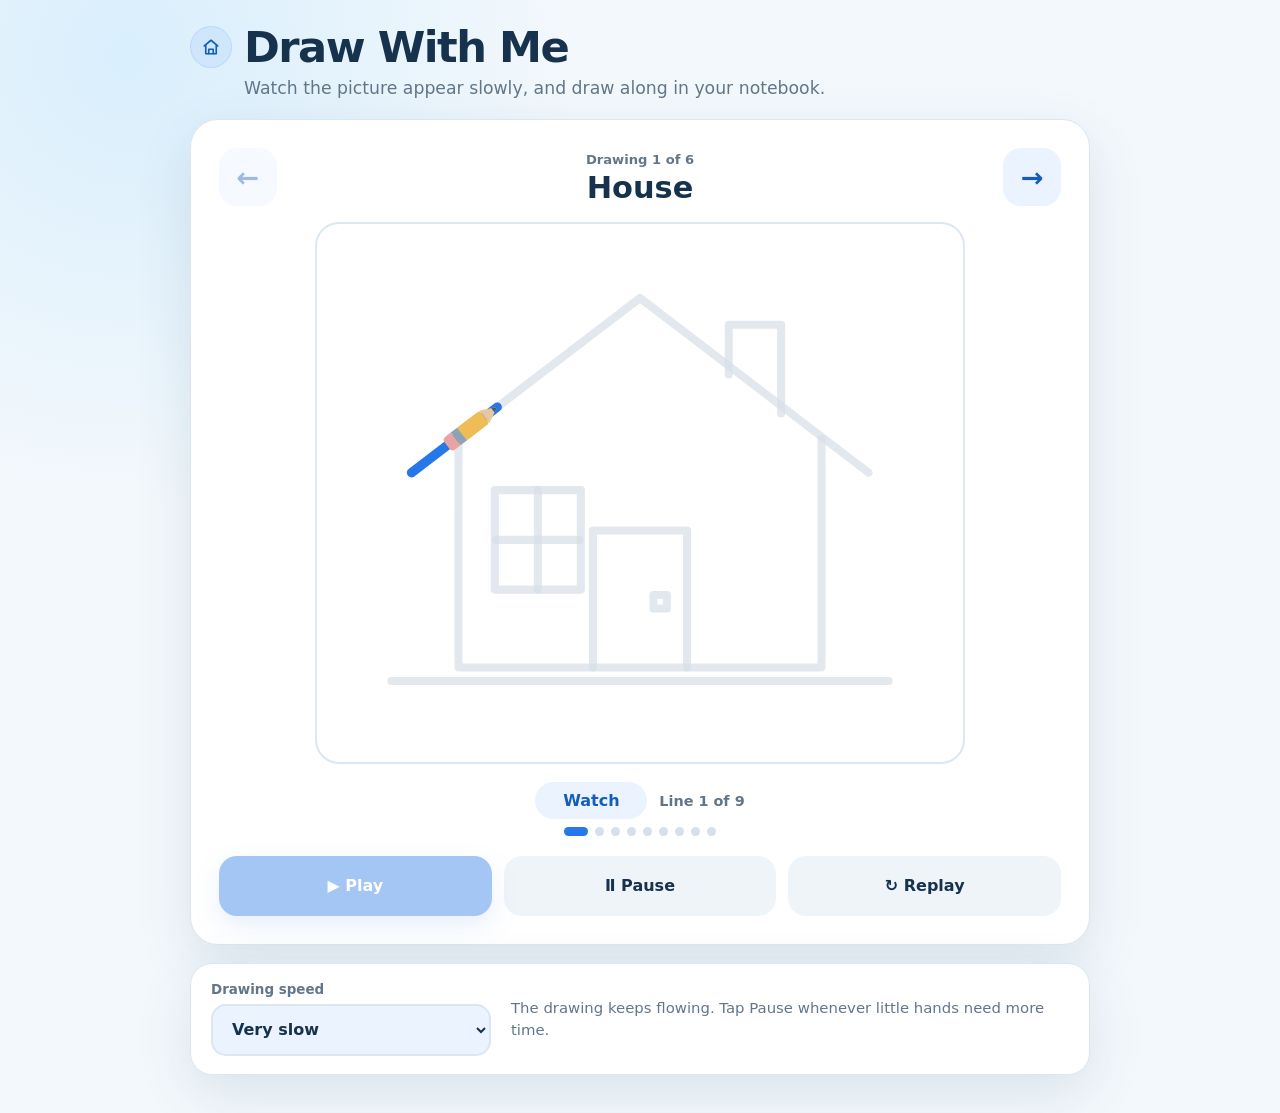
<file: draw-with-me/index.html>
<!doctype html>
<html lang="en">
  <head>
    <meta charset="UTF-8" />
    <meta name="viewport" content="width=device-width, initial-scale=1.0" />
    <meta name="theme-color" content="#f3f8fc" />
    <meta
      name="description"
      content="A calm visual guide that helps young children draw simple pictures in a notebook, one stroke at a time."
    />
    <title>Draw With Me</title>
    <link rel="stylesheet" href="styles.css?v=line-drawings-4" />
    <script src="drawings.js?v=line-drawings-4" defer></script>
    <script src="app.js?v=line-drawings-4" defer></script>
  </head>
  <body>
    <main class="app-shell">
      <header class="app-header">
        <a class="home-button" href="../" aria-label="Back to AG's Learning Companion" title="Home">
          <svg viewBox="0 0 24 24" fill="none" stroke="currentColor" stroke-width="2.2" stroke-linecap="round" stroke-linejoin="round" aria-hidden="true">
            <path d="M3 10.5 12 3l9 7.5" />
            <path d="M5 9.5V21h14V9.5" />
            <path d="M9 21v-6h6v6" />
          </svg>
        </a>
        <div class="header-copy">
          <h1>Draw With Me</h1>
          <p>Watch the picture appear slowly, and draw along in your notebook.</p>
        </div>
      </header>

      <section class="lesson-card" aria-labelledby="drawing-heading">
        <div class="lesson-heading">
          <button class="icon-button" id="previousButton" type="button" aria-label="Previous drawing">
            <span aria-hidden="true">←</span>
          </button>

          <div class="drawing-title">
            <span class="drawing-count" id="drawingCount">Drawing 1 of 6</span>
            <h2 id="drawing-heading">House</h2>
          </div>

          <button class="icon-button" id="nextButton" type="button" aria-label="Next drawing">
            <span aria-hidden="true">→</span>
          </button>
        </div>

        <div class="canvas-wrap">
          <svg
            id="drawingCanvas"
            class="drawing-canvas"
            viewBox="0 0 480 400"
            role="img"
            aria-labelledby="svgTitle svgDescription"
          >
            <title id="svgTitle">How to draw a house</title>
            <desc id="svgDescription">The drawing appears one line at a time for the child to copy in a notebook.</desc>
            <g id="guideLayer" class="guide-layer" aria-hidden="true"></g>
            <g id="strokeLayer" class="stroke-layer" aria-hidden="true"></g>
            <circle id="startDot" class="start-dot" r="7" aria-hidden="true"></circle>
            <g id="pencilTip" class="pencil-tip" aria-hidden="true">
              <path class="pencil-wood" d="M 0 0 L -12 -6 L -12 6 Z"></path>
              <path class="pencil-lead" d="M 0 0 L -4 -2 L -4 2 Z"></path>
              <rect class="pencil-body" x="-34" y="-6" width="22" height="12" rx="2"></rect>
              <rect class="pencil-band" x="-39" y="-6" width="6" height="12"></rect>
              <path class="pencil-eraser" d="M -44 -6 H -39 V 6 H -44 Q -47 6 -47 3 V -3 Q -47 -6 -44 -6 Z"></path>
            </g>
          </svg>
        </div>

        <div class="lesson-status" aria-live="polite">
          <span class="status-badge ready" id="statusBadge">Get ready</span>
          <span class="step-count" id="stepCount">Line 1 of 9</span>
        </div>
        <div class="step-dots" id="stepDots" aria-hidden="true"></div>

        <div class="playback-controls" aria-label="Playback controls">
          <button class="control-button primary" id="playButton" type="button">
            <span aria-hidden="true">▶</span> Play
          </button>
          <button class="control-button" id="pauseButton" type="button" disabled>
            <span aria-hidden="true">Ⅱ</span> Pause
          </button>
          <button class="control-button" id="replayButton" type="button">
            <span aria-hidden="true">↻</span> Replay
          </button>
        </div>
      </section>

      <section class="practice-options" aria-label="Drawing speed">
        <label class="option-group" for="speedSelect">
          <span>Drawing speed</span>
          <select id="speedSelect">
            <option value="verySlow" selected>Very slow</option>
            <option value="slow">Slow</option>
            <option value="steady">Steady</option>
          </select>
        </label>
        <p class="notebook-note">The drawing keeps flowing. Tap Pause whenever little hands need more time.</p>
      </section>
    </main>
  </body>
</html>
</file>
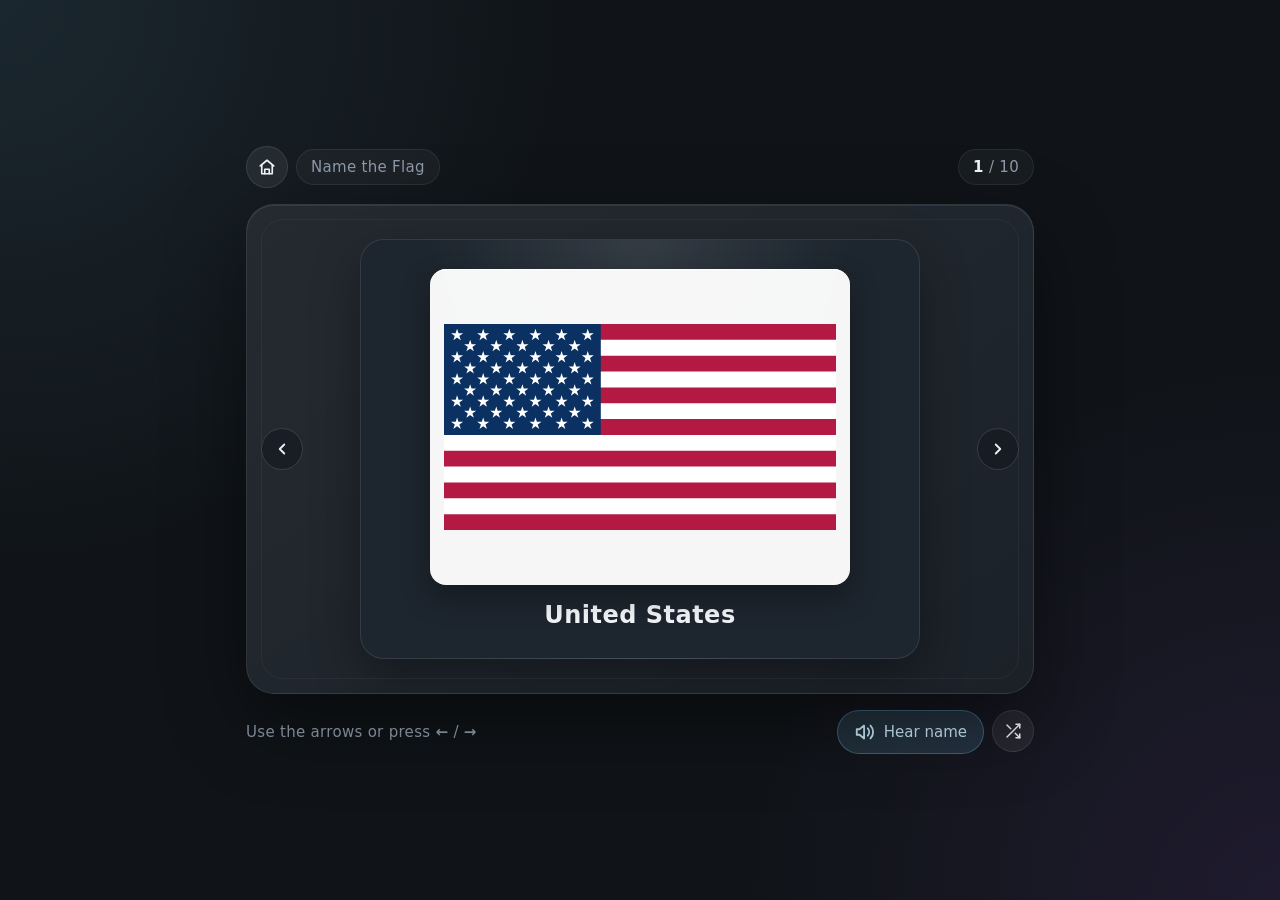
<file: name-the-flag/index.html>
<!DOCTYPE html>
<html lang="en">
<head>
  <meta charset="UTF-8" />
  <meta name="viewport" content="width=device-width, initial-scale=1.0, viewport-fit=cover, user-scalable=no" />
  <meta name="apple-mobile-web-app-capable" content="yes" />
  <meta name="mobile-web-app-capable" content="yes" />
  <meta name="apple-mobile-web-app-status-bar-style" content="black-translucent" />
  <meta name="theme-color" content="#101418" />
  <title>Name the Flag</title>
  <style>
    :root {
      --bg: #101418;
      --card: #171d24;
      --card-2: #1d252e;
      --text: #f2f5f8;
      --muted: #8f9baa;
      --accent: #7dd3fc;
      --accent-2: #a855f7;
      --soft: rgba(255,255,255,0.08);
      --gold: #ffbf49;
    }

    * { box-sizing: border-box; -webkit-tap-highlight-color: transparent; }

    html, body {
      margin: 0;
      padding: 0;
      height: 100%;
      overflow: hidden;
      overscroll-behavior: none;
      touch-action: manipulation;
      -webkit-user-select: none;
      user-select: none;
    }

    body {
      min-height: 100vh;
      min-height: 100dvh;
      background:
        radial-gradient(circle at top left, rgba(125, 211, 252, 0.10), transparent 36%),
        radial-gradient(circle at bottom right, rgba(168, 85, 247, 0.10), transparent 34%),
        var(--bg);
      color: var(--text);
      font-family: Inter, ui-sans-serif, system-ui, -apple-system, BlinkMacSystemFont, "Segoe UI", Roboto, "Helvetica Neue", sans-serif;
      -webkit-font-smoothing: antialiased;
      display: grid;
      place-items: center;
      padding:
        env(safe-area-inset-top)
        env(safe-area-inset-right)
        env(safe-area-inset-bottom)
        env(safe-area-inset-left);
    }

    .app {
      width: min(94vw, 820px);
      height: min(94dvh, 640px);
      display: grid;
      grid-template-rows: auto 1fr auto;
      gap: 16px;
      padding: 16px;
    }

    .topbar,
    .footer {
      display: flex;
      align-items: center;
      justify-content: space-between;
      gap: 10px;
      color: var(--muted);
      font-size: clamp(12px, 1.8vw, 15px);
      letter-spacing: 0.02em;
    }
    .topbar-right {
      display: flex;
      align-items: center;
      gap: 8px;
    }
    .topbar-left {
      display: flex;
      align-items: center;
      gap: 8px;
      min-width: 0;
    }

    .pill {
      border: 1px solid var(--soft);
      background: rgba(255,255,255,0.04);
      border-radius: 999px;
      padding: 8px 14px;
      backdrop-filter: blur(10px);
      -webkit-backdrop-filter: blur(10px);
      white-space: nowrap;
    }
    .pill strong { color: var(--text); font-weight: 600; }

    /* ---------- Stage ---------- */
    .stage {
      position: relative;
      display: grid;
      place-items: center;
      border: 1px solid rgba(255,255,255,0.09);
      border-radius: 28px;
      background:
        linear-gradient(145deg, rgba(255,255,255,0.06), rgba(255,255,255,0.02)),
        var(--card);
      box-shadow:
        0 28px 80px rgba(0,0,0,0.45),
        inset 0 1px 0 rgba(255,255,255,0.08);
      overflow: hidden;
      isolation: isolate;
      min-height: 0;
      touch-action: pan-y;
    }
    .stage::before {
      content: "";
      position: absolute;
      inset: 14px;
      border-radius: 22px;
      border: 1px solid rgba(255,255,255,0.045);
      pointer-events: none;
    }

    .brand-card {
      width: min(86%, 560px);
      max-height: 86%;
      display: flex;
      flex-direction: column;
      align-items: center;
      justify-content: center;
      gap: 16px;
      padding: clamp(18px, 4vw, 40px);
      border-radius: 24px;
      background:
        radial-gradient(circle at 50% 0%, rgba(255,255,255,0.10), transparent 42%),
        var(--card-2);
      border: 1px solid rgba(255,255,255,0.10);
      box-shadow: 0 18px 50px rgba(0,0,0,0.32);
      transition: transform 280ms ease, opacity 230ms ease, filter 280ms ease;
    }
    .brand-card.switching {
      opacity: 0;
      transform: translateY(10px) scale(0.985);
      filter: blur(7px);
    }

    .brand {
      width: 100%;
      display: grid;
      place-items: center;
    }

    /* Uniform white card holding the image. Fixed 4:3 ratio so every
       logo/portrait sits in the same rectangle, regardless of source. */
    .image-frame {
      position: relative;
      display: block;
      width: min(88%, 520px);
      aspect-ratio: 4 / 3;
      background: rgba(255,255,255,0.96);
      padding: 14px;
      border-radius: 16px;
      overflow: hidden;
      box-shadow:
        0 12px 30px rgba(0,0,0,0.30),
        inset 0 1px 0 rgba(255,255,255,0.8);
    }

    .brand-image {
      width: 100%;
      height: 100%;
      object-fit: contain;
      display: block;
      pointer-events: none;
    }

    /* Always-on caption shown below the image (opt-in via features.showName) */
    .caption {
      text-align: center;
      font-size: clamp(18px, 3.4vw, 24px);
      font-weight: 600;
      letter-spacing: 0.02em;
      color: var(--text);
    }

    .scratch-cover {
      position: absolute;
      inset: 0;
      width: 100%;
      height: 100%;
      display: none;
      touch-action: none;
      cursor: grab;
      transition: opacity 380ms ease;
    }
    .image-frame.scratch-on .scratch-cover { display: block; }
    .image-frame.scratch-on { cursor: grab; }

    .answer {
      position: absolute;
      right: 22px;
      bottom: 18px;
      color: rgba(255,255,255,0.40);
      font-size: 13px;
      letter-spacing: 0.12em;
      opacity: 0;
      transform: translateY(8px);
      transition: 220ms ease;
      pointer-events: none;
      text-transform: uppercase;
    }
    .show-answer .answer {
      opacity: 1;
      transform: translateY(0);
    }

    /* ---------- Footer / buttons ---------- */
    .hint {
      opacity: 0.85;
      flex: 1;
      min-width: 0;
    }
    .hear-name { display: inline-flex; align-items: center; gap: 8px; min-height: 44px; }
    .hear-name svg { width: 22px; height: 22px; }
    button:disabled { opacity: 0.45; cursor: default; }
    .footer-actions {
      display: flex;
      gap: 8px;
      flex-shrink: 0;
    }

    button {
      color: var(--text);
      background: rgba(255,255,255,0.07);
      border: 1px solid rgba(255,255,255,0.10);
      border-radius: 999px;
      padding: 10px 16px;
      font: inherit;
      font-weight: 500;
      cursor: pointer;
      transition: background 140ms ease, transform 80ms ease, border-color 140ms ease, color 140ms ease;
    }
    button:hover { background: rgba(255,255,255,0.11); }
    button:active { transform: scale(0.97); }
    button.primary {
      background: rgba(125, 211, 252, 0.15);
      border-color: rgba(125, 211, 252, 0.30);
      color: #cdeefe;
    }
    button.primary:hover { background: rgba(125, 211, 252, 0.22); }

    a.icon {
      width: 42px;
      height: 42px;
      display: inline-flex;
      align-items: center;
      justify-content: center;
      flex-shrink: 0;
      color: var(--text);
      background: rgba(255,255,255,0.07);
      border: 1px solid rgba(255,255,255,0.10);
      border-radius: 999px;
      text-decoration: none;
      transition: background 140ms ease, transform 80ms ease, border-color 140ms ease;
    }
    a.icon:hover { background: rgba(255,255,255,0.11); }
    a.icon:active { transform: scale(0.97); }
    a.icon svg {
      width: 18px;
      height: 18px;
      display: block;
    }

    /* Toggle button "on" state (used for Scratch) */
    button.toggle.on {
      background: rgba(255, 191, 73, 0.20);
      border-color: rgba(255, 191, 73, 0.55);
      color: #ffe0a0;
    }
    button.toggle.on:hover { background: rgba(255, 191, 73, 0.28); }

    /* Icon-only buttons (Shuffle, Scratch toggle) */
    button.icon {
      width: 42px;
      height: 42px;
      padding: 0;
      display: inline-flex;
      align-items: center;
      justify-content: center;
    }
    button.icon svg {
      width: 18px;
      height: 18px;
      display: block;
    }

    /* Carousel nav buttons (Prev / Next) flank the card inside the stage */
    .nav-btn {
      position: absolute;
      top: 50%;
      transform: translateY(-50%);
      z-index: 5;
      background: rgba(20, 25, 35, 0.65);
      border-color: rgba(255, 255, 255, 0.14);
      backdrop-filter: blur(8px);
      -webkit-backdrop-filter: blur(8px);
      color: rgba(255, 255, 255, 0.92);
    }
    .nav-btn:hover {
      background: rgba(30, 36, 48, 0.85);
      border-color: rgba(255, 255, 255, 0.22);
    }
    .nav-btn:active { transform: translateY(-50%) scale(0.94); }
    .nav-prev { left: 14px; }
    .nav-next { right: 14px; }

    /* ---------- Done state ---------- */
    .done {
      text-align: center;
      color: var(--text);
    }
    .done .tick {
      width: 56px;
      height: 56px;
      border-radius: 50%;
      border: 2px solid var(--accent);
      display: inline-flex;
      align-items: center;
      justify-content: center;
      color: var(--accent);
      font-size: 28px;
      margin-bottom: 18px;
    }
    .done h1 {
      margin: 0 0 6px;
      font-size: clamp(22px, 4.4vw, 28px);
      font-weight: 700;
      letter-spacing: -0.01em;
    }
    .done p {
      margin: 0;
      color: var(--muted);
      font-size: 14px;
    }

    /* ---------- Small screens ---------- */
    @media (max-width: 520px) {
      .app { padding: 10px; gap: 12px; height: 96dvh; }
      .footer { flex-wrap: wrap; justify-content: center; }
      .pill { padding: 7px 12px; }
      .brand-card { width: 92%; padding: 18px; }
      .image-frame { width: 92%; padding: 10px; }
      .answer { left: 0; right: 0; bottom: 14px; text-align: center; }
      .hint { display: none; }
      button { padding: 11px 14px; }
      button.icon { padding: 0; width: 44px; height: 44px; }
      a.icon { width: 44px; height: 44px; }
      button.icon svg { width: 20px; height: 20px; }
      a.icon svg { width: 20px; height: 20px; }
      .nav-prev { left: 6px; }
      .nav-next { right: 6px; }
    }

    /* ---------- Landscape phones ---------- */
    @media (orientation: landscape) and (max-height: 500px) {
      .app { height: 96dvh; gap: 8px; padding: 8px; }
      .brand-card { padding: 12px; }
      .image-frame { width: min(60%, 360px); padding: 10px; }
      .answer { bottom: 10px; right: 14px; }
      button { padding: 8px 14px; font-size: 13px; }
    }
  </style>
</head>
<body>
  <main class="app">
    <div class="topbar">
      <div class="topbar-left">
        <a href="../" class="icon" aria-label="Back to AG's Learning Companion" title="Home">
          <svg viewBox="0 0 24 24" fill="none" stroke="currentColor" stroke-width="2.2" stroke-linecap="round" stroke-linejoin="round" aria-hidden="true">
            <path d="M3 10.5 12 3l9 7.5"/>
            <path d="M5 9.5V21h14V9.5"/>
            <path d="M9 21v-6h6v6"/>
          </svg>
        </a>
        <div class="pill">Name the Flag</div>
      </div>
      <div class="topbar-right">
        <div class="pill"><strong id="counter">1</strong>&nbsp;/&nbsp;<span id="total">10</span></div>
        <button id="scratchBtn" type="button" class="icon toggle" aria-label="Toggle scratch mode" title="Scratch mode">
          <svg viewBox="0 0 24 24" fill="none" stroke="currentColor" stroke-width="2" stroke-linecap="round" stroke-linejoin="round" aria-hidden="true">
            <path d="M9.937 15.5A2 2 0 0 0 8.5 14.063l-6.135-1.582a.5.5 0 0 1 0-.962L8.5 9.936A2 2 0 0 0 9.937 8.5l1.582-6.135a.5.5 0 0 1 .963 0L14.063 8.5A2 2 0 0 0 15.5 9.937l6.135 1.581a.5.5 0 0 1 0 .964L15.5 14.063a2 2 0 0 0-1.437 1.437l-1.582 6.135a.5.5 0 0 1-.963 0z"/>
            <path d="M20 3v4"/>
            <path d="M22 5h-4"/>
            <path d="M4 17v2"/>
            <path d="M5 18H3"/>
          </svg>
        </button>
      </div>
    </div>

    <section id="stage" class="stage" tabindex="0" aria-label="Quiz card">
      <button id="prevBtn" type="button" class="icon nav-btn nav-prev" aria-label="Previous" title="Previous">
        <svg viewBox="0 0 24 24" fill="none" stroke="currentColor" stroke-width="2.5" stroke-linecap="round" stroke-linejoin="round" aria-hidden="true">
          <path d="M15 6l-6 6 6 6"/>
        </svg>
      </button>
      <div id="card" class="brand-card">
        <div id="brand" class="brand"></div>
        <div id="caption" class="caption"></div>
      </div>
      <button id="nextBtn" type="button" class="icon nav-btn nav-next" aria-label="Next" title="Next">
        <svg viewBox="0 0 24 24" fill="none" stroke="currentColor" stroke-width="2.5" stroke-linecap="round" stroke-linejoin="round" aria-hidden="true">
          <path d="M9 6l6 6-6 6"/>
        </svg>
      </button>
      <div id="answer" class="answer"></div>
    </section>

    <div class="footer">
      <div class="hint">Use the arrows or press <strong>&larr;</strong> / <strong>&rarr;</strong></div>
      <div class="footer-actions">
        <button id="hearBtn" type="button" class="primary hear-name" title="Hear the name" disabled>
          <svg viewBox="0 0 24 24" fill="none" stroke="currentColor" stroke-width="2" stroke-linecap="round" stroke-linejoin="round" aria-hidden="true">
            <path d="M11 5 6 9H3v6h3l5 4z"/><path d="M15 8a6 6 0 0 1 0 8M18 5a10 10 0 0 1 0 14"/>
          </svg>
          Hear name
        </button>
        <button id="shuffleBtn" type="button" class="icon" aria-label="Shuffle" title="Shuffle">
          <svg viewBox="0 0 24 24" fill="none" stroke="currentColor" stroke-width="2" stroke-linecap="round" stroke-linejoin="round" aria-hidden="true">
            <path d="M16 3h5v5"/>
            <path d="M4 20L21 3"/>
            <path d="M21 16v5h-5"/>
            <path d="M15 15l6 6"/>
            <path d="M4 4l5 5"/>
          </svg>
        </button>
      </div>
    </div>
  </main>

  <script src="../picture-reading/speech.js?v=quiz-voice-1"></script>
  <script>
    const items = [{"name": "India", "src": "[data-uri]"}, {"name": "Japan", "src": "[data-uri]"}, {"name": "United States", "src": "[data-uri]"}, {"name": "Canada", "src": "[data-uri]"}, {"name": "United Kingdom", "src": "[data-uri]"}, {"name": "France", "src": "[data-uri]"}, {"name": "China", "src": "[data-uri]"}, {"name": "Brazil", "src": "[data-uri]"}, {"name": "Switzerland", "src": "[data-uri]"}, {"name": "South Africa", "src": "[data-uri]"}];
    const features = {"showName": true};

    let order = items.slice();
    let index = 0;
    let answerVisible = false;
    let finished = false;
    let scratchMode = false;
    let renderTimer;

    const stage      = document.getElementById('stage');
    const card       = document.getElementById('card');
    const brandEl    = document.getElementById('brand');
    const captionEl  = document.getElementById('caption');
    const answerEl   = document.getElementById('answer');
    const counterEl  = document.getElementById('counter');
    const totalEl    = document.getElementById('total');
    const scratchBtn = document.getElementById('scratchBtn');
    const shuffleBtn = document.getElementById('shuffleBtn');
    const prevBtn    = document.getElementById('prevBtn');
    const nextBtn    = document.getElementById('nextBtn');
    const hearBtn    = document.getElementById('hearBtn');
    if (!pictureSpeech.supported) hearBtn.remove();

    if (!features.showName) captionEl.remove();

    // Hide opt-in features that aren't enabled for this project.
    if (!features.scratch) scratchBtn.remove();

    function shuffleInPlace(arr) {
      for (let i = arr.length - 1; i > 0; i--) {
        const j = Math.floor(Math.random() * (i + 1));
        const tmp = arr[i]; arr[i] = arr[j]; arr[j] = tmp;
      }
    }

    /* ---------- Scratch-card overlay ---------- */

    function paintScratchCover(canvas) {
      const ctx = canvas.getContext('2d');
      const w = canvas.width;
      const h = canvas.height;

      // Metallic silver gradient
      const g = ctx.createLinearGradient(0, 0, w, h);
      g.addColorStop(0,    '#c4cad3');
      g.addColorStop(0.5,  '#9ea3ad');
      g.addColorStop(1,    '#cfd4dc');
      ctx.fillStyle = g;
      ctx.fillRect(0, 0, w, h);

      // Speckled noise (light + dark)
      ctx.globalAlpha = 1;
      for (let i = 0; i < 900; i++) {
        ctx.fillStyle = 'rgba(255,255,255,' + (Math.random() * 0.10) + ')';
        ctx.fillRect(Math.random() * w, Math.random() * h, 1, 1);
      }
      for (let i = 0; i < 700; i++) {
        ctx.fillStyle = 'rgba(0,0,0,' + (Math.random() * 0.06) + ')';
        ctx.fillRect(Math.random() * w, Math.random() * h, 1, 1);
      }

      // "SCRATCH" hint
      ctx.fillStyle = 'rgba(40,40,40,0.55)';
      const fs = Math.max(20, Math.min(w / 11, 56));
      ctx.font = '700 ' + fs + 'px Inter, sans-serif';
      ctx.textAlign = 'center';
      ctx.textBaseline = 'middle';
      ctx.fillText('SCRATCH', w / 2, h / 2 - fs * 0.35);
      ctx.font = '500 ' + (fs * 0.4) + 'px Inter, sans-serif';
      ctx.fillStyle = 'rgba(40,40,40,0.45)';
      ctx.fillText('to reveal', w / 2, h / 2 + fs * 0.45);
    }

    function attachScratch(frame, canvas) {
      const ctx = canvas.getContext('2d');
      let drawing = false;
      let lastX = 0, lastY = 0;
      let revealed = false;

      function pos(e) {
        const rect = canvas.getBoundingClientRect();
        const pt = (e.touches && e.touches[0])
                 || (e.changedTouches && e.changedTouches[0])
                 || e;
        const sx = canvas.width / rect.width;
        const sy = canvas.height / rect.height;
        return {
          x: (pt.clientX - rect.left) * sx,
          y: (pt.clientY - rect.top)  * sy,
        };
      }

      function erase(x, y, fromLast) {
        ctx.globalCompositeOperation = 'destination-out';
        const r = Math.max(28, canvas.width / 14);
        ctx.lineCap = 'round';
        ctx.lineJoin = 'round';
        if (fromLast) {
          ctx.lineWidth = r * 2;
          ctx.beginPath();
          ctx.moveTo(lastX, lastY);
          ctx.lineTo(x, y);
          ctx.stroke();
        }
        ctx.beginPath();
        ctx.arc(x, y, r, 0, Math.PI * 2);
        ctx.fill();
        lastX = x; lastY = y;
      }

      function maybeRevealAll() {
        if (revealed) return;
        const w = canvas.width, h = canvas.height;
        const img = ctx.getImageData(0, 0, w, h).data;
        let cleared = 0, total = 0;
        const step = 16;
        for (let y = 0; y < h; y += step) {
          for (let x = 0; x < w; x += step) {
            total++;
            if (img[(y * w + x) * 4 + 3] === 0) cleared++;
          }
        }
        if (cleared / total > 0.40) {
          revealed = true;
          canvas.style.opacity = '0';
          setTimeout(function () {
            frame.classList.remove('scratch-on');
          }, 380);
        }
      }

      function start(e) {
        if (e.cancelable) e.preventDefault();
        e.stopPropagation();
        drawing = true;
        const p = pos(e);
        lastX = p.x; lastY = p.y;
        erase(p.x, p.y, false);
      }
      function move(e) {
        if (!drawing) return;
        if (e.cancelable) e.preventDefault();
        e.stopPropagation();
        const p = pos(e);
        erase(p.x, p.y, true);
      }
      function end(e) {
        if (!drawing) return;
        if (e && e.cancelable) e.preventDefault();
        if (e) e.stopPropagation();
        drawing = false;
        maybeRevealAll();
      }

      canvas.addEventListener('mousedown', start);
      window.addEventListener('mousemove', move);
      window.addEventListener('mouseup', end);
      canvas.addEventListener('touchstart', start, { passive: false });
      canvas.addEventListener('touchmove',  move,  { passive: false });
      canvas.addEventListener('touchend',   end);
      canvas.addEventListener('touchcancel', end);
    }

    function mountScratchCover(frame, img) {
      const existing = frame.querySelector('.scratch-cover');
      if (existing) existing.remove();

      // Size canvas to the entire frame (including the white padding around
      // the logo) — gives a uniform scratch-card look regardless of the
      // logo's aspect ratio.
      const rect = frame.getBoundingClientRect();
      if (rect.width === 0 || rect.height === 0) {
        requestAnimationFrame(function () { mountScratchCover(frame, img); });
        return;
      }
      const dpr = Math.min(window.devicePixelRatio || 1, 2);
      const canvas = document.createElement('canvas');
      canvas.className = 'scratch-cover';
      canvas.width  = Math.round(rect.width  * dpr);
      canvas.height = Math.round(rect.height * dpr);

      paintScratchCover(canvas);

      frame.appendChild(canvas);
      frame.classList.add('scratch-on');
      attachScratch(frame, canvas);
    }

    /* ---------- Render ---------- */

    function render() {
      pictureSpeech.cancel();
      clearTimeout(renderTimer);
      hearBtn.disabled = true;
      const item = order[index];
      card.className = 'brand-card switching';
      stage.classList.remove('show-answer');
      answerVisible = false;

      renderTimer = setTimeout(function () {
        brandEl.innerHTML = '';

        const frame = document.createElement('div');
        frame.className = 'image-frame';

        const img = document.createElement('img');
        img.src = item.src;
        img.alt = item.name;
        img.draggable = false;
        img.className = 'brand-image';

        frame.appendChild(img);
        brandEl.appendChild(frame);

        if (scratchMode) {
          const mount = function () {
            requestAnimationFrame(function () { mountScratchCover(frame, img); });
          };
          if (img.complete && img.naturalWidth > 0) mount();
          else img.addEventListener('load', mount, { once: true });
        }

        answerEl.textContent = item.name;
        if (features.showName) captionEl.textContent = item.name;
        counterEl.textContent = index + 1;
        card.className = 'brand-card';
        hearBtn.disabled = false;
      }, 180);
    }

    function showFinished() {
      pictureSpeech.cancel();
      clearTimeout(renderTimer);
      hearBtn.disabled = true;
      finished = true;
      card.className = 'brand-card switching';
      stage.classList.remove('show-answer');
      renderTimer = setTimeout(function () {
        brandEl.innerHTML =
          '<div class="done">' +
            '<div class="tick">&#10003;</div>' +
            '<h1>All ' + order.length + ', named.</h1>' +
            '<p>Tap Shuffle to play again.</p>' +
          '</div>';
        answerEl.textContent = '';
        if (features.showName) captionEl.textContent = '';
        counterEl.textContent = order.length;
        card.className = 'brand-card';
      }, 180);
    }

    function nextItem() {
      if (finished) { restart(); return; }
      if (index < order.length - 1) {
        index++;
        render();
      } else {
        showFinished();
      }
    }

    function prevItem() {
      if (finished) {
        finished = false;
        index = order.length - 1;
        render();
        return;
      }
      if (index > 0) {
        index--;
        render();
      }
    }

    function toggleAnswer() {
      if (finished || hearBtn.disabled) return;
      answerVisible = !answerVisible;
      stage.classList.toggle('show-answer', answerVisible);
      if (answerVisible) pictureSpeech.speak(order[index].name);
      else pictureSpeech.cancel();
    }

    function hearName() {
      if (finished || hearBtn.disabled) return;
      // Revealing the name is deliberate: navigation preserves the guessing game.
      if (!features.showName) {
        answerVisible = true;
        stage.classList.add('show-answer');
      }
      pictureSpeech.speak(order[index].name);
    }

    function restart() {
      finished = false;
      shuffleInPlace(order);
      index = 0;
      totalEl.textContent = order.length;
      render();
    }

    function toggleScratch() {
      scratchMode = !scratchMode;
      scratchBtn.classList.toggle('on', scratchMode);
      if (!finished) render();
    }

    /* ---------- Input ---------- */

    document.addEventListener('keydown', function (e) {
      // Let focused buttons receive their normal Space/Enter activation.
      if (e.code === 'Space' && e.target.closest('button, a')) return;
      if (e.code === 'Space' || e.key === 'ArrowRight') { e.preventDefault(); nextItem(); }
      else if (e.key === 'ArrowLeft') { e.preventDefault(); prevItem(); }
      else if (e.key === 'a' || e.key === 'A') { toggleAnswer(); }
      else if (e.key === 's' || e.key === 'S') { restart(); }
      else if (e.key === 'r' || e.key === 'R') { restart(); }
    });

    hearBtn.addEventListener('click', function (e) {
      e.stopPropagation();
      hearName();
    });
    prevBtn.addEventListener('click', function (e) {
      e.stopPropagation();
      prevItem();
    });
    nextBtn.addEventListener('click', function (e) {
      e.stopPropagation();
      nextItem();
    });
    scratchBtn.addEventListener('click', function (e) {
      e.stopPropagation();
      toggleScratch();
    });
    shuffleBtn.addEventListener('click', function (e) {
      e.stopPropagation();
      restart();
    });

    /* ---------- First paint ---------- */
    shuffleInPlace(order);
    render();
  </script>
</body>
</html>
</file>
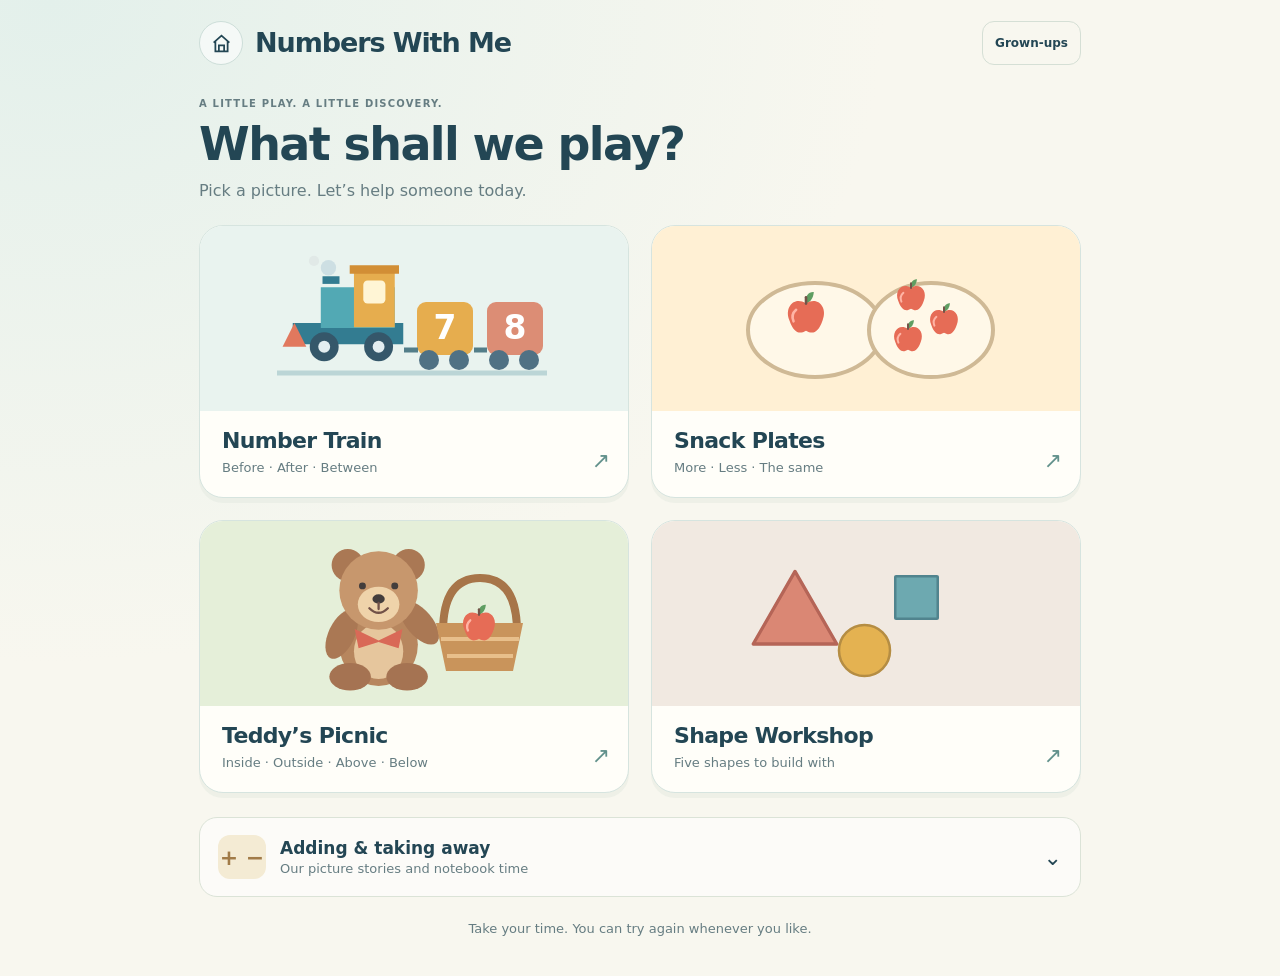
<file: numbers-with-me/index.html>
<!doctype html>
<html lang="en">
<head>
  <meta charset="UTF-8" />
  <meta name="viewport" content="width=device-width, initial-scale=1" />
  <meta name="theme-color" content="#f8f7ef" />
  <meta name="description" content="Four little number adventures: a number train, snack plates, Teddy's picnic and a shape workshop." />
  <title>Numbers With Me</title>
  <link rel="stylesheet" href="games.css?v=games-8" />
  <script src="games-lessons.js?v=games-8" defer></script>
  <script src="games-art.js?v=games-8" defer></script>
  <script src="games-app.js?v=games-8" defer></script>
</head>
<body>
  <main class="games-shell">
    <header class="app-header">
      <a class="home-link" href="../" aria-label="Learning Companion home" title="Learning Companion home"><svg viewBox="0 0 24 24" fill="none" stroke="currentColor" stroke-width="2" aria-hidden="true"><path d="m3 11 9-8 9 8M5 9v12h14V9M9 21v-7h6v7"/></svg></a>
      <h1>Numbers With Me</h1>
      <button class="grownup-button" type="button" data-action="settings" aria-haspopup="dialog">Grown-ups</button>
    </header>

    <section id="gameHome" aria-labelledby="homeTitle">
      <div class="welcome"><span class="eyebrow">A LITTLE PLAY. A LITTLE DISCOVERY.</span><h2 id="homeTitle">What shall we play?</h2><p>Pick a picture. Let’s help someone today.</p></div>
      <div id="gameCards" class="game-cards"></div>
      <details class="story-card"><summary><span class="story-symbol" aria-hidden="true">+ −</span><span><strong>Adding &amp; taking away</strong><small>Our picture stories and notebook time</small></span><span class="chevron" aria-hidden="true">⌄</span></summary><div class="story-links"><a id="addingLink" href="stories.html?operation=add&amp;range=5">+ Adding stories</a><a id="subtractingLink" href="stories.html?operation=subtract&amp;range=5">− Taking-away stories</a></div></details>
      <p class="home-note">Take your time. You can try again whenever you like.</p>
    </section>

    <section id="gameView" hidden aria-labelledby="missionTitle">
      <nav class="game-nav" aria-label="Game navigation"><button type="button" class="quiet-button" data-action="home">← Games</button><span id="gameName"></span><span id="missionProgress" class="mission-progress"></span></nav>
      <article class="mission-card">
        <div class="mission-heading"><span id="missionEyebrow" class="eyebrow"></span><button id="helpMission" type="button" class="help-button" data-action="hint">A little help</button></div>
        <h2 id="missionTitle" tabindex="-1"></h2>
        <p id="tapInstruction" class="tap-instruction"></p>
        <div id="playArea" class="play-area"></div>
        <div id="feedback" class="feedback" role="status" aria-live="polite" aria-atomic="true" tabindex="-1"></div>
        <div id="missionActions" class="mission-actions"></div>
      </article>
    </section>

    <dialog id="grownupDialog" aria-labelledby="grownupTitle">
      <form id="settingsForm" method="dialog">
        <div class="dialog-title"><h2 id="grownupTitle">A note for your grown-up</h2><button type="button" data-action="close-settings" class="close-button" aria-label="Close grown-up settings">×</button></div>
        <p>Read the little mission together. Your child can tap a piece and then its place, or drag it. In Snack Plates, tap the plate with more or fewer snacks, or choose “The same”.</p>
        <label for="trainRange">Number Train<select id="trainRange" name="trainRange"><option value="10">Numbers 1–10</option><option value="20">Numbers 1–20</option><option value="50">Numbers 1–50</option><option value="100">Numbers 1–100</option></select></label>
        <label for="snackRange">Snack Plates &amp; number stories<select id="snackRange" name="snackRange"><option value="5">Quantities up to 5</option><option value="10">Quantities up to 10</option></select></label>
        <p class="setting-note">Changing a range starts a fresh set of missions in the current game. These choices last until this page is reloaded.</p>
        <button class="primary-button" type="submit">Ready to play</button>
      </form>
    </dialog>
    <noscript>Please enable JavaScript to play these number adventures.</noscript>
  </main>
</body>
</html>
</file>
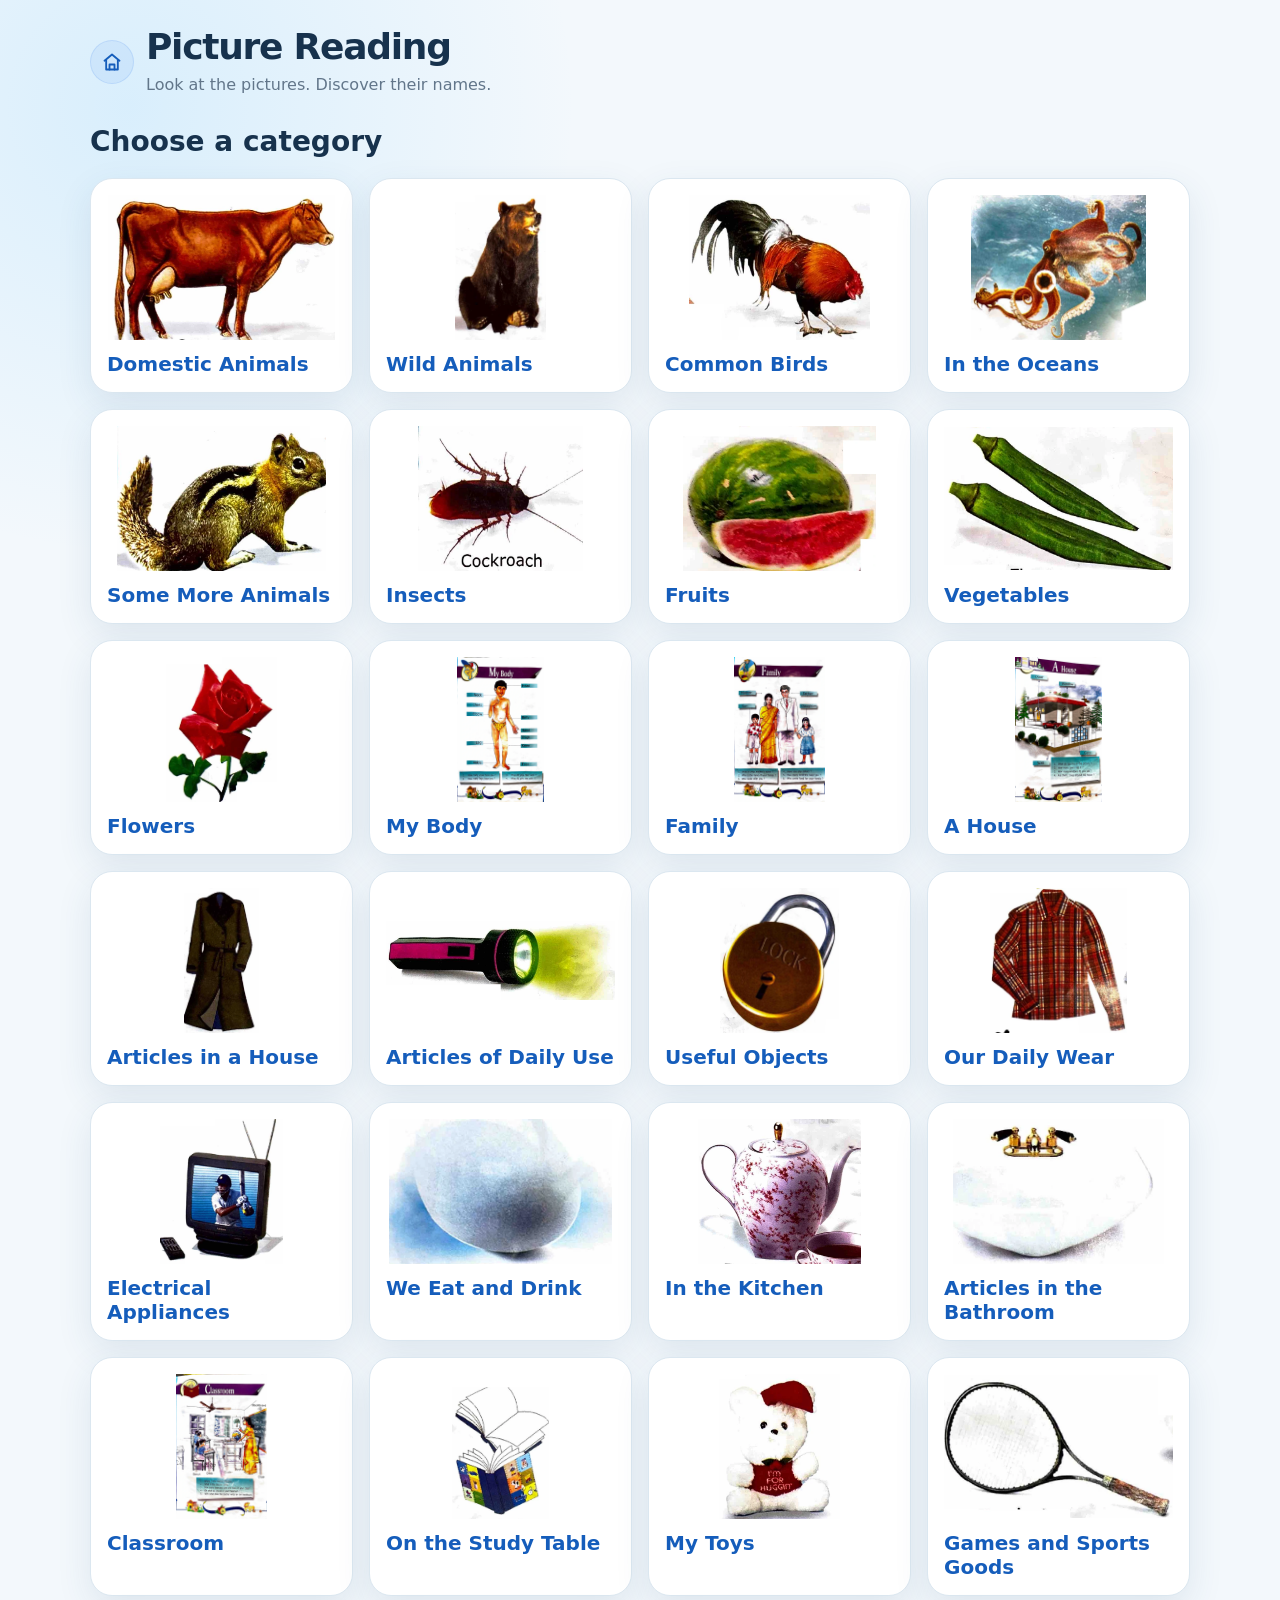
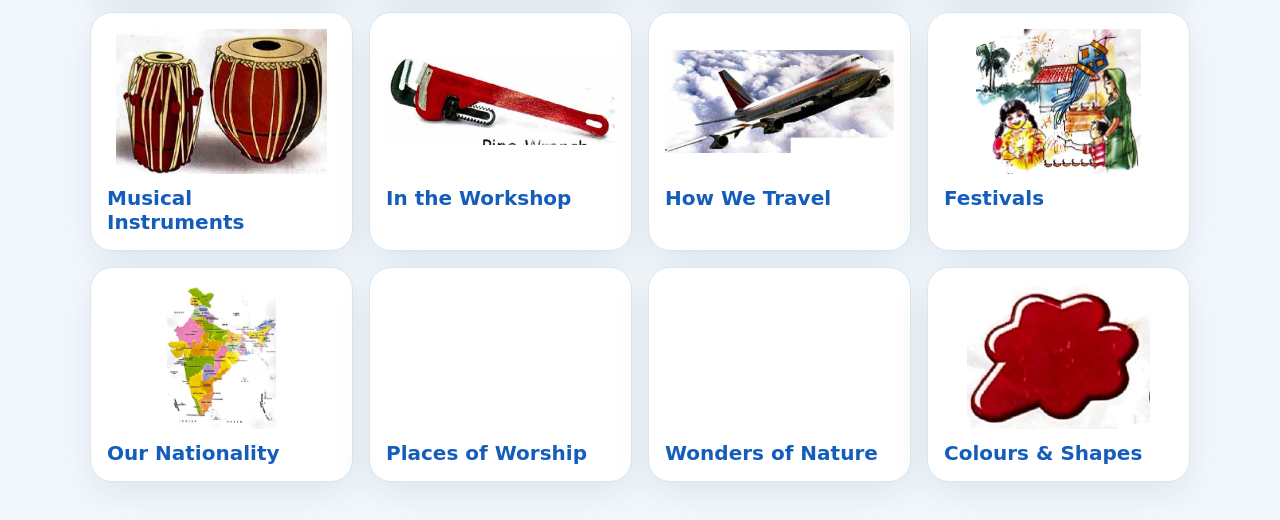
<file: picture-reading/index.html>
<!doctype html>
<html lang="en">
<head>
  <meta charset="UTF-8">
  <meta name="viewport" content="width=device-width, initial-scale=1">
  <meta name="theme-color" content="#f3f8fc">
  <title>Picture Reading · AG's Learning Companion</title>
  <link rel="stylesheet" href="styles.css">
  <script src="data/picture-reading.js" defer></script>
  <script src="speech.js" defer></script>
  <script src="app.js" defer></script>
</head>
<body>
  <main class="app-shell">
    <header class="app-header">
      <a class="home-button" href="../" aria-label="Back to AG's Learning Companion" title="Home"><svg viewBox="0 0 24 24" fill="none" stroke="currentColor" stroke-width="2.2" stroke-linecap="round" stroke-linejoin="round" aria-hidden="true"><path d="M3 10.5 12 3l9 7.5"/><path d="M5 9.5V21h14V9.5"/><path d="M9 21v-6h6v6"/></svg></a>
      <div><h1>Picture Reading</h1><p>Look at the pictures. Discover their names.</p></div>
    </header>
    <section id="categories" aria-labelledby="category-heading">
      <h2 id="category-heading" tabindex="-1">Choose a category</h2>
      <div id="category-grid" class="category-grid"></div>
    </section>
    <section id="reading" aria-labelledby="reading-heading" hidden>
      <a class="back-button" href="#">← All categories</a>
      <h2 id="reading-heading" tabindex="-1"></h2>
      <div id="pictures"></div>
    </section>
    <section id="object-view" aria-labelledby="object-heading" hidden>
      <nav class="object-homes" aria-label="Return home">
        <a id="section-home" class="back-button" href="#"></a>
        <a class="back-button" href="#">⌂ Picture Reading home</a>
      </nav>
      <figure class="object-card">
        <img id="object-image" alt="">
        <figcaption><h2 id="object-heading" tabindex="-1"></h2></figcaption>
        <button id="speak-object" class="speak-button" type="button" hidden>Say it again</button>
      </figure>
      <p id="object-position" class="object-position"></p>
      <nav class="object-navigation" aria-label="Browse pictures">
        <a id="previous-object" class="back-button">← Previous</a>
        <a id="next-object" class="back-button">Next →</a>
      </nav>
    </section>
    <noscript>Please enable JavaScript to browse the picture categories.</noscript>
  </main>
</body>
</html>
</file>
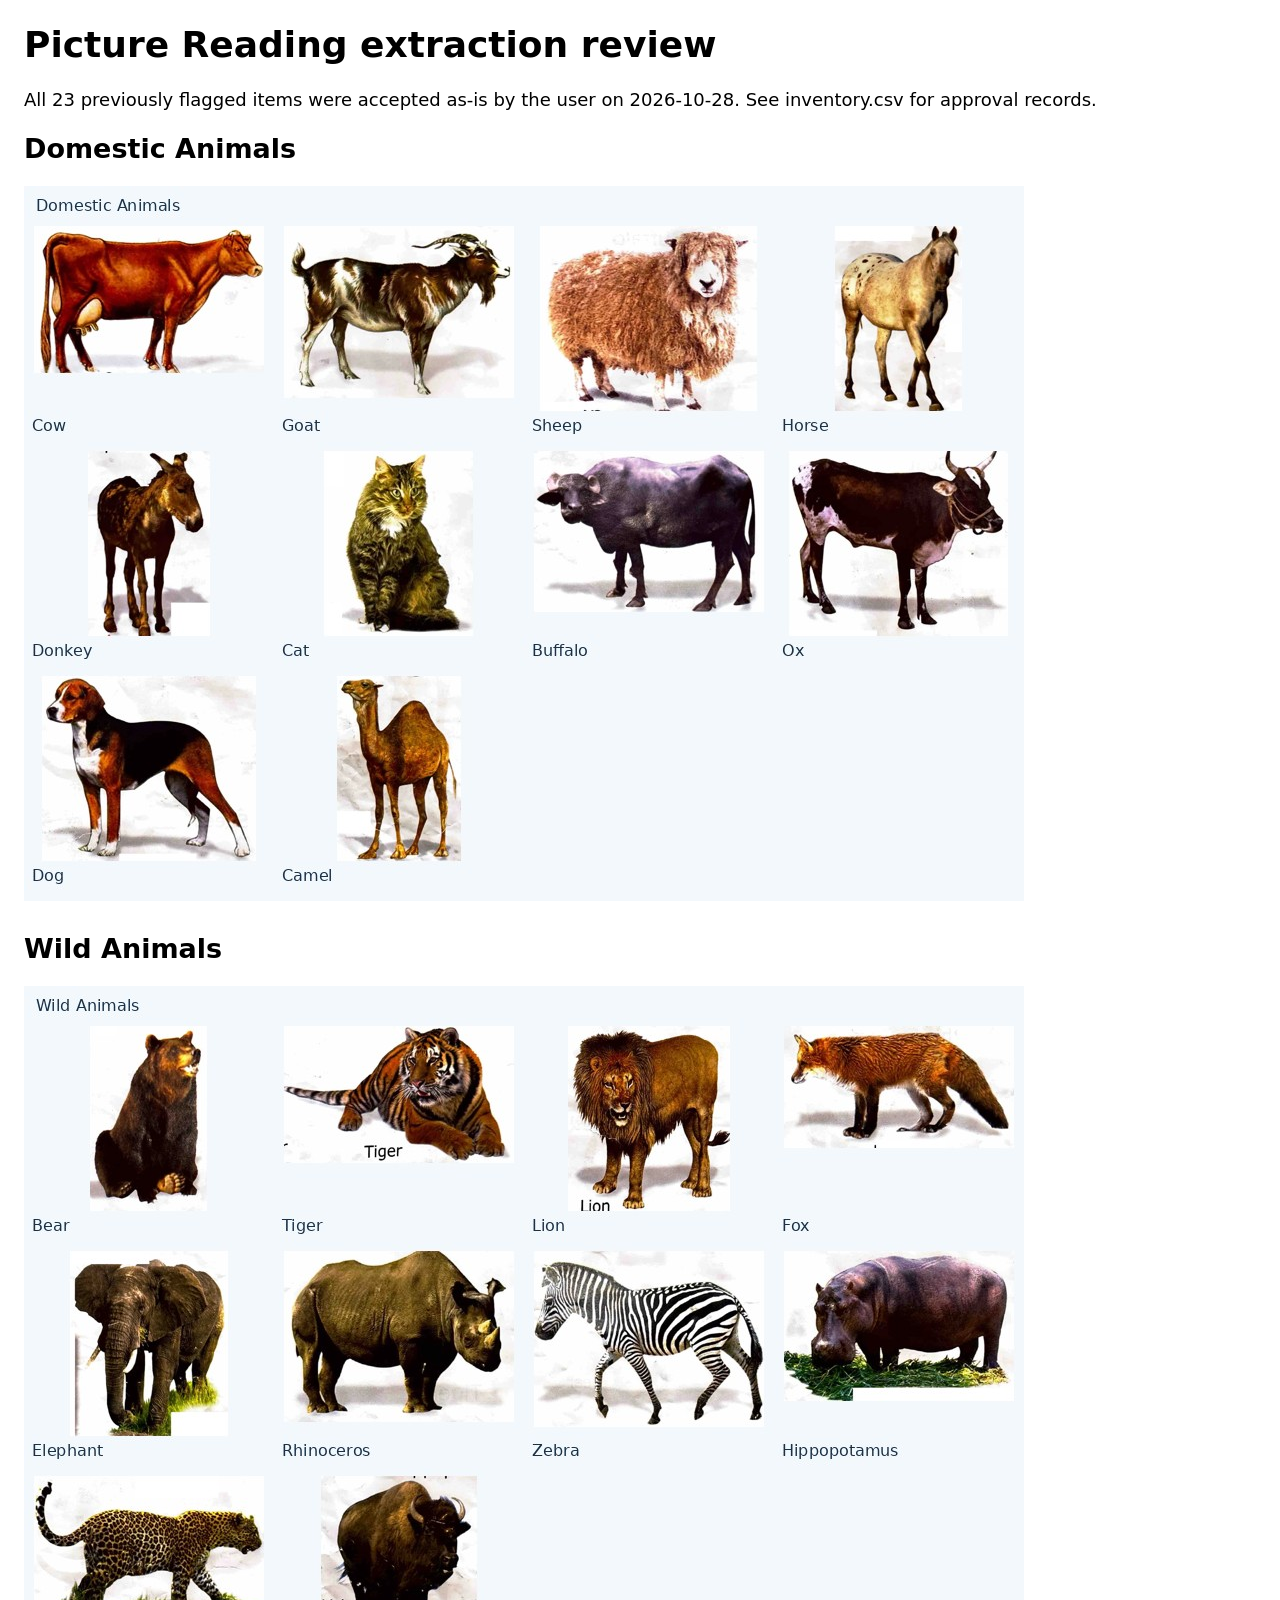
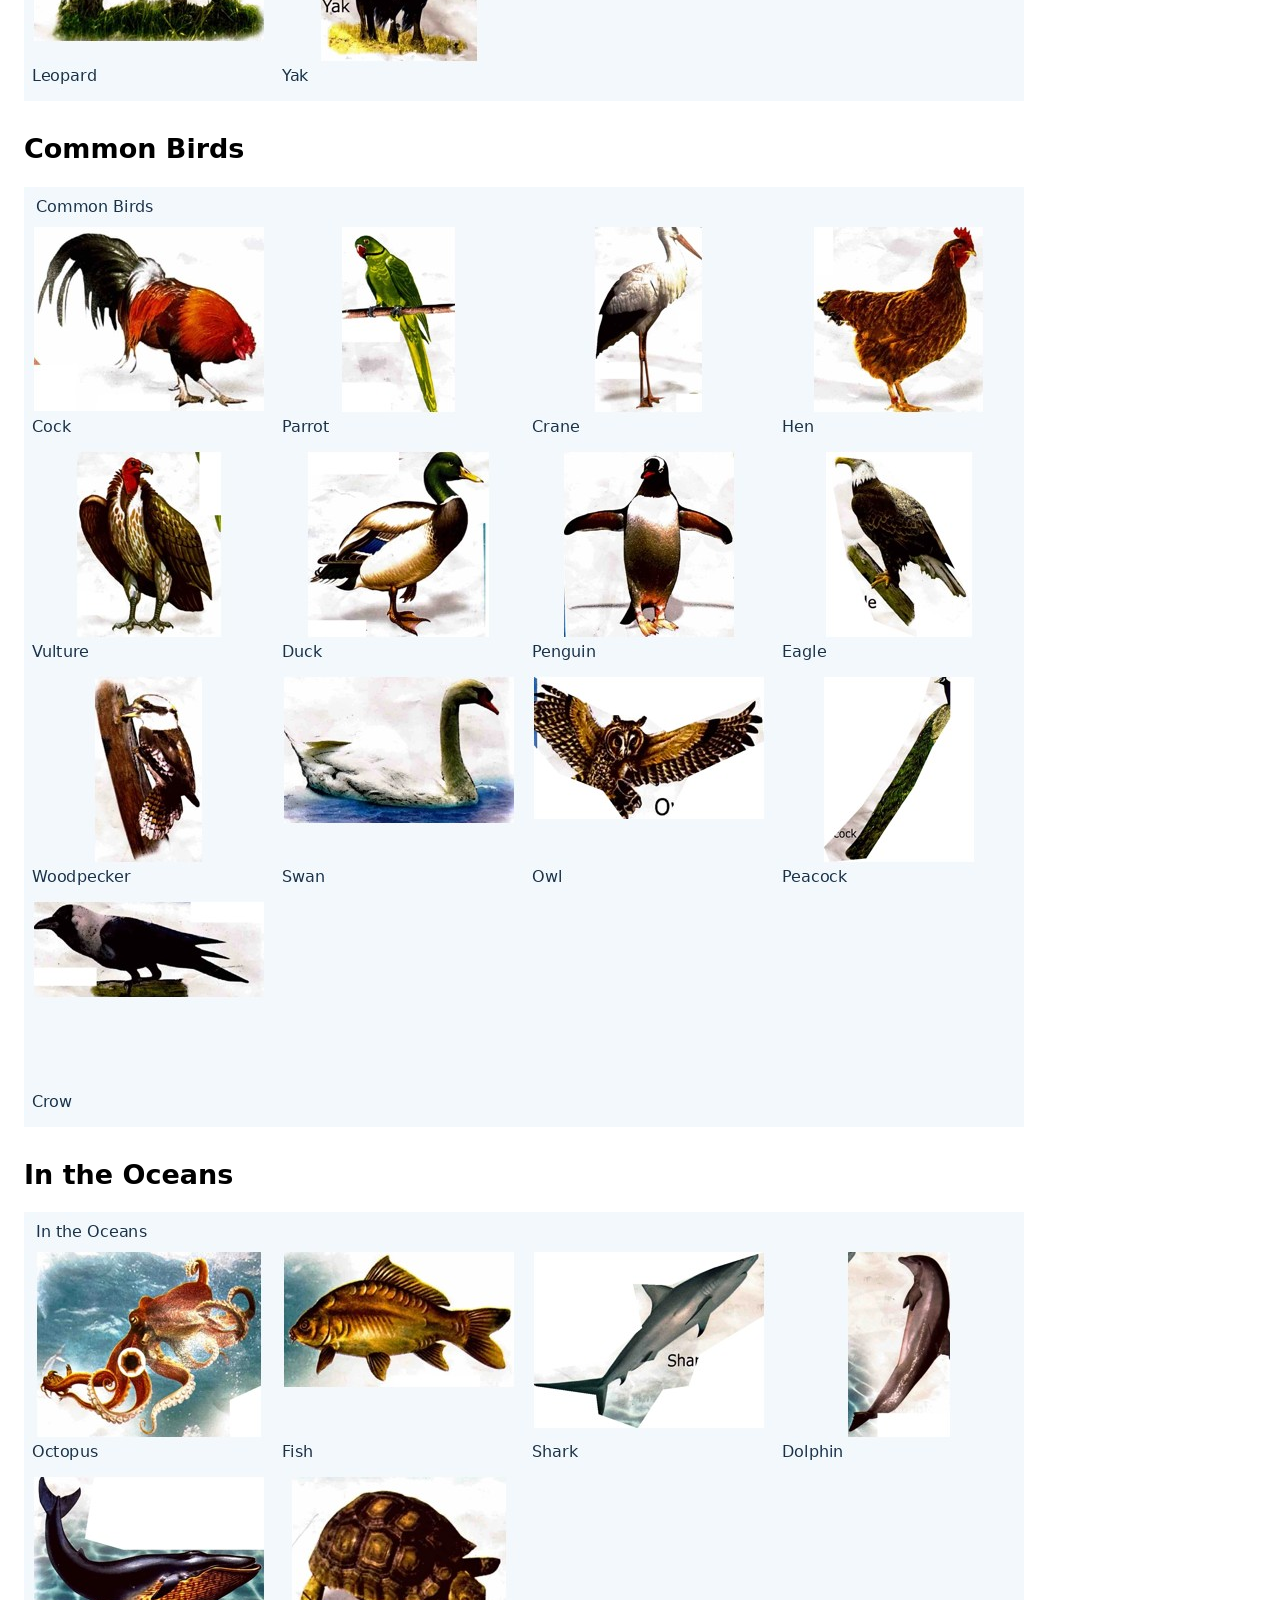
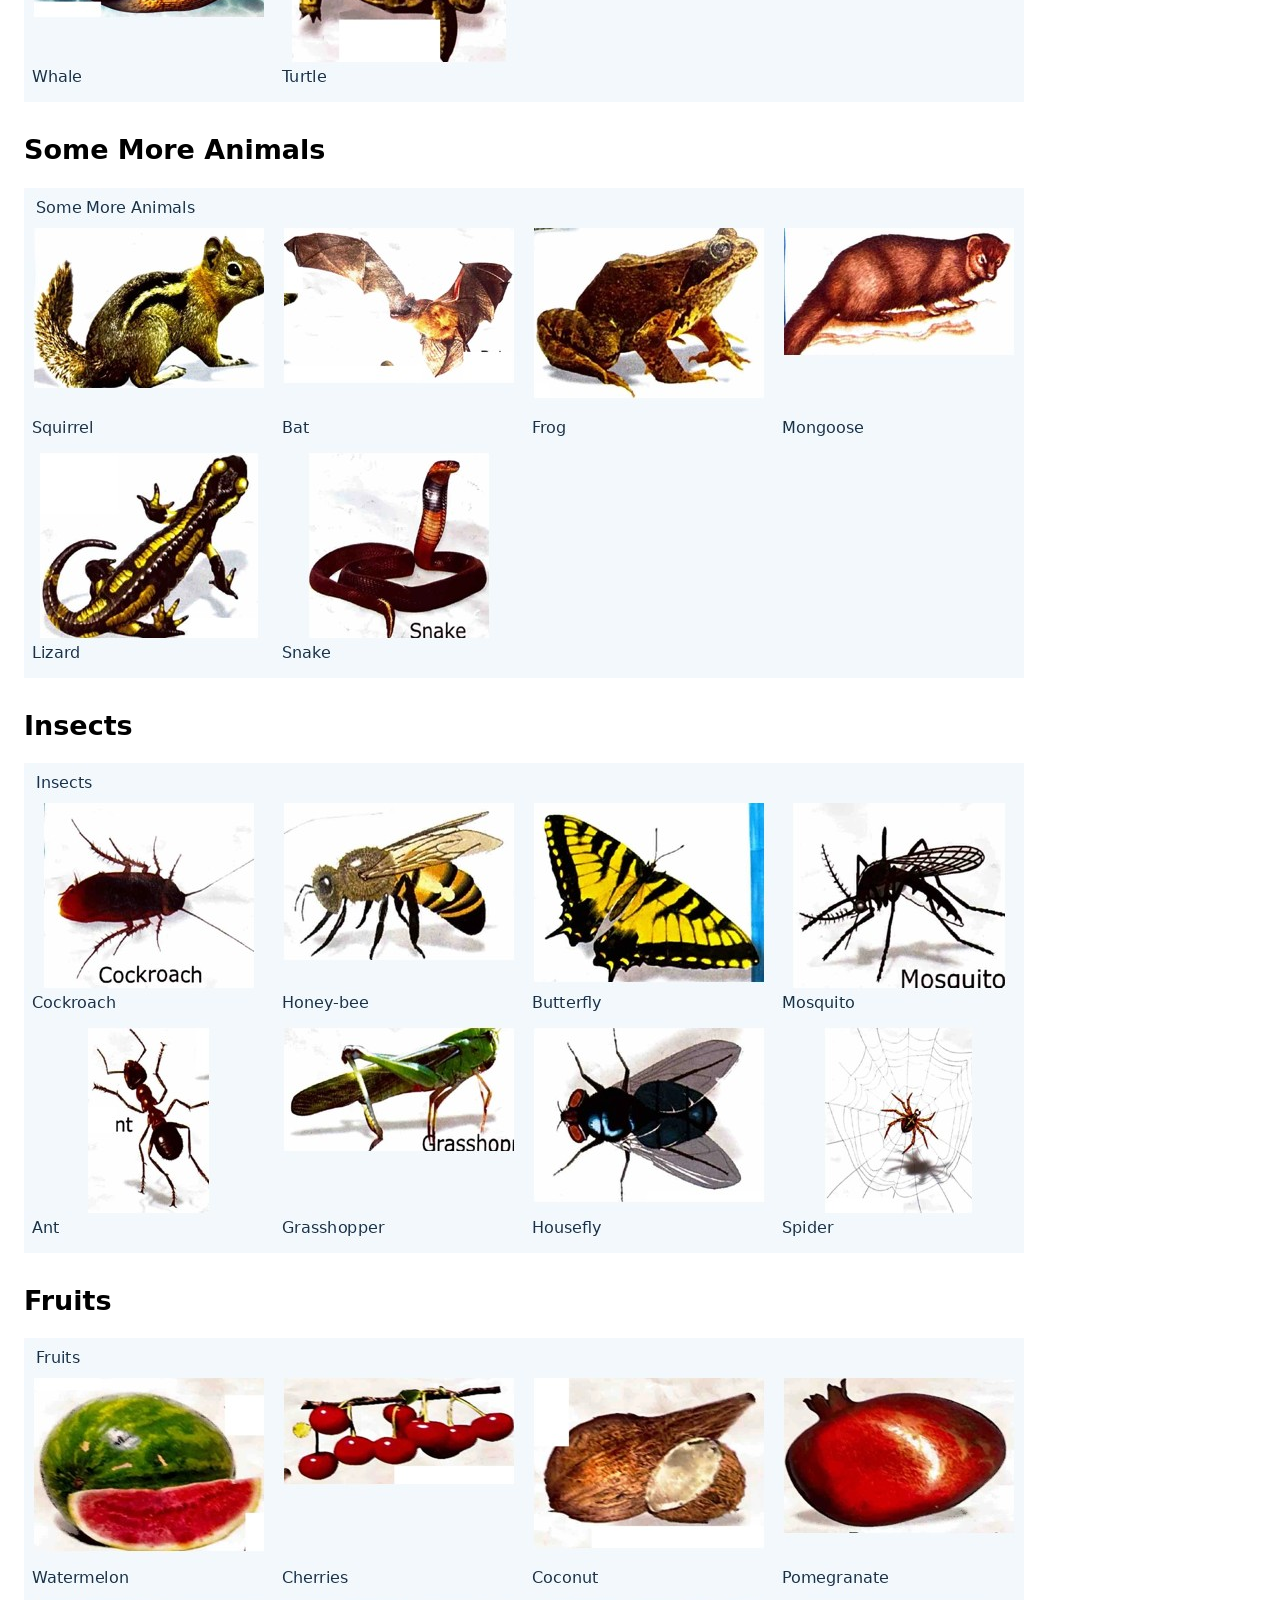
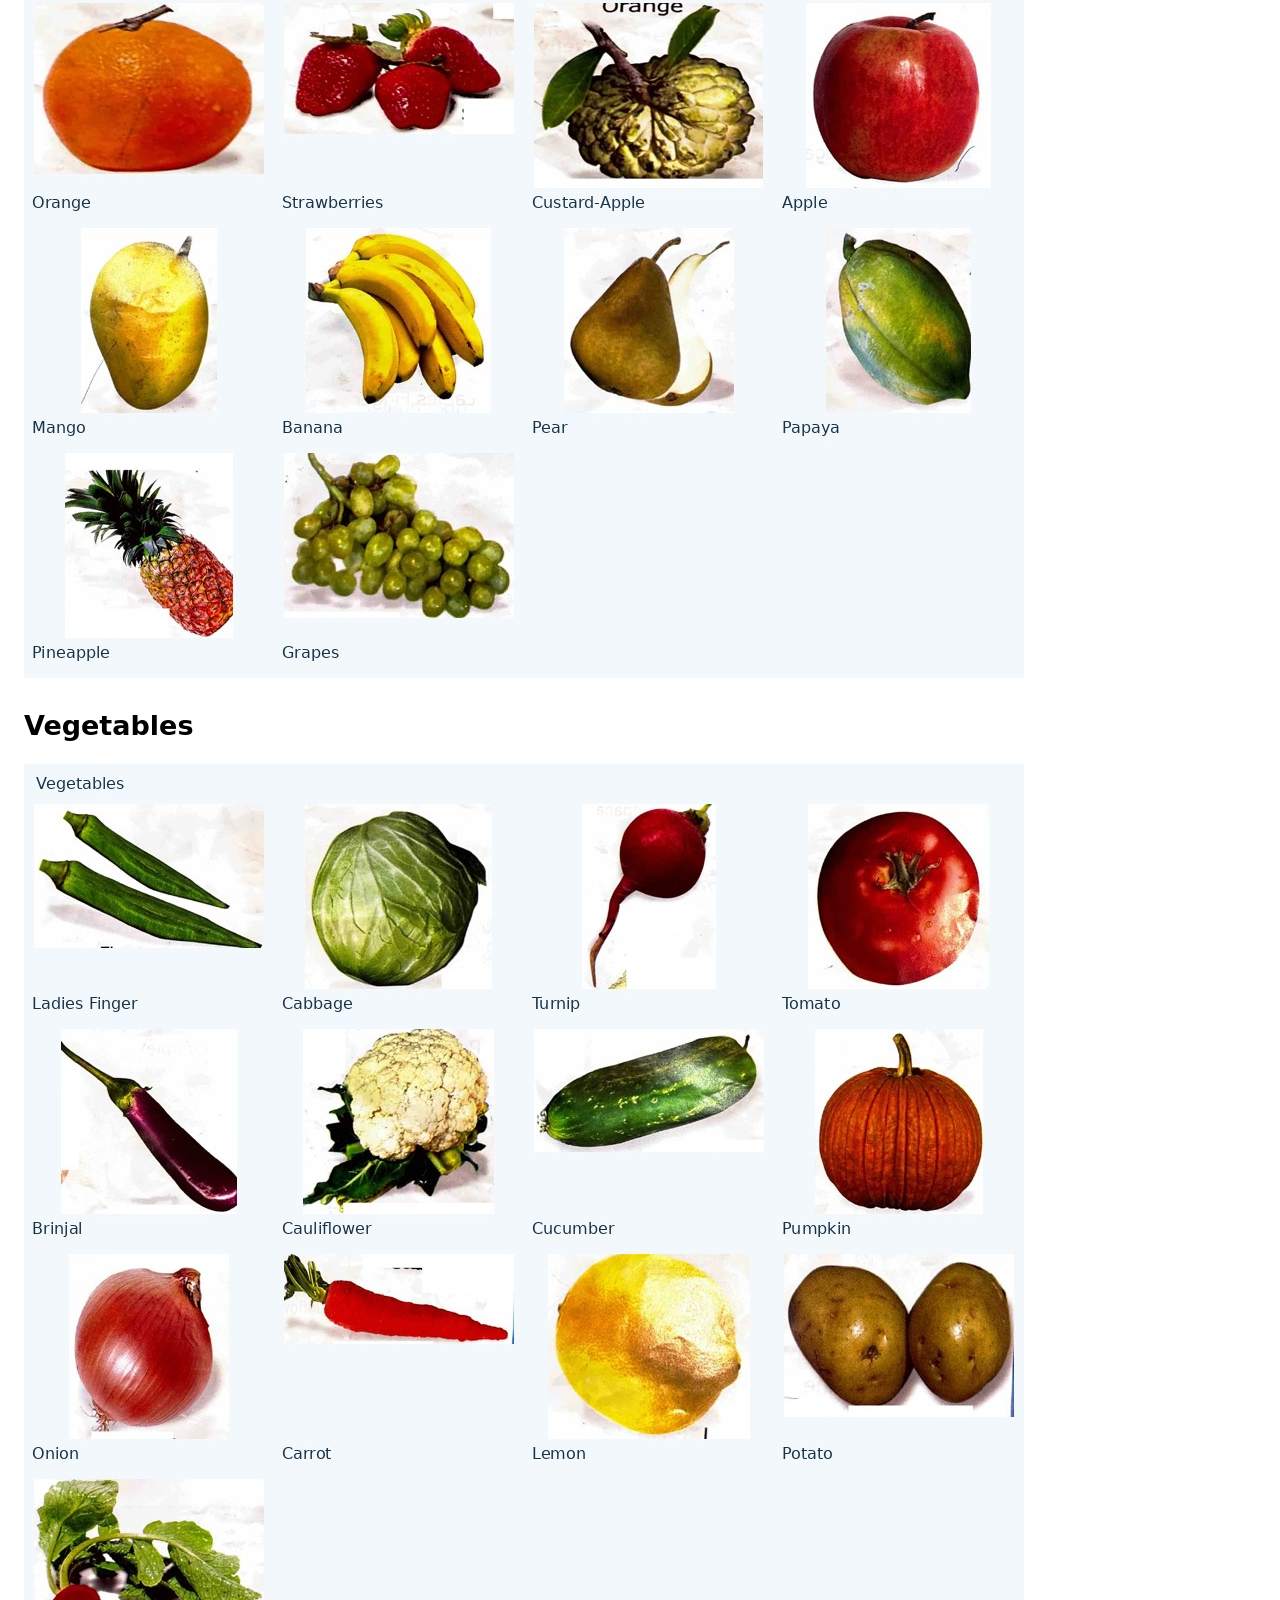
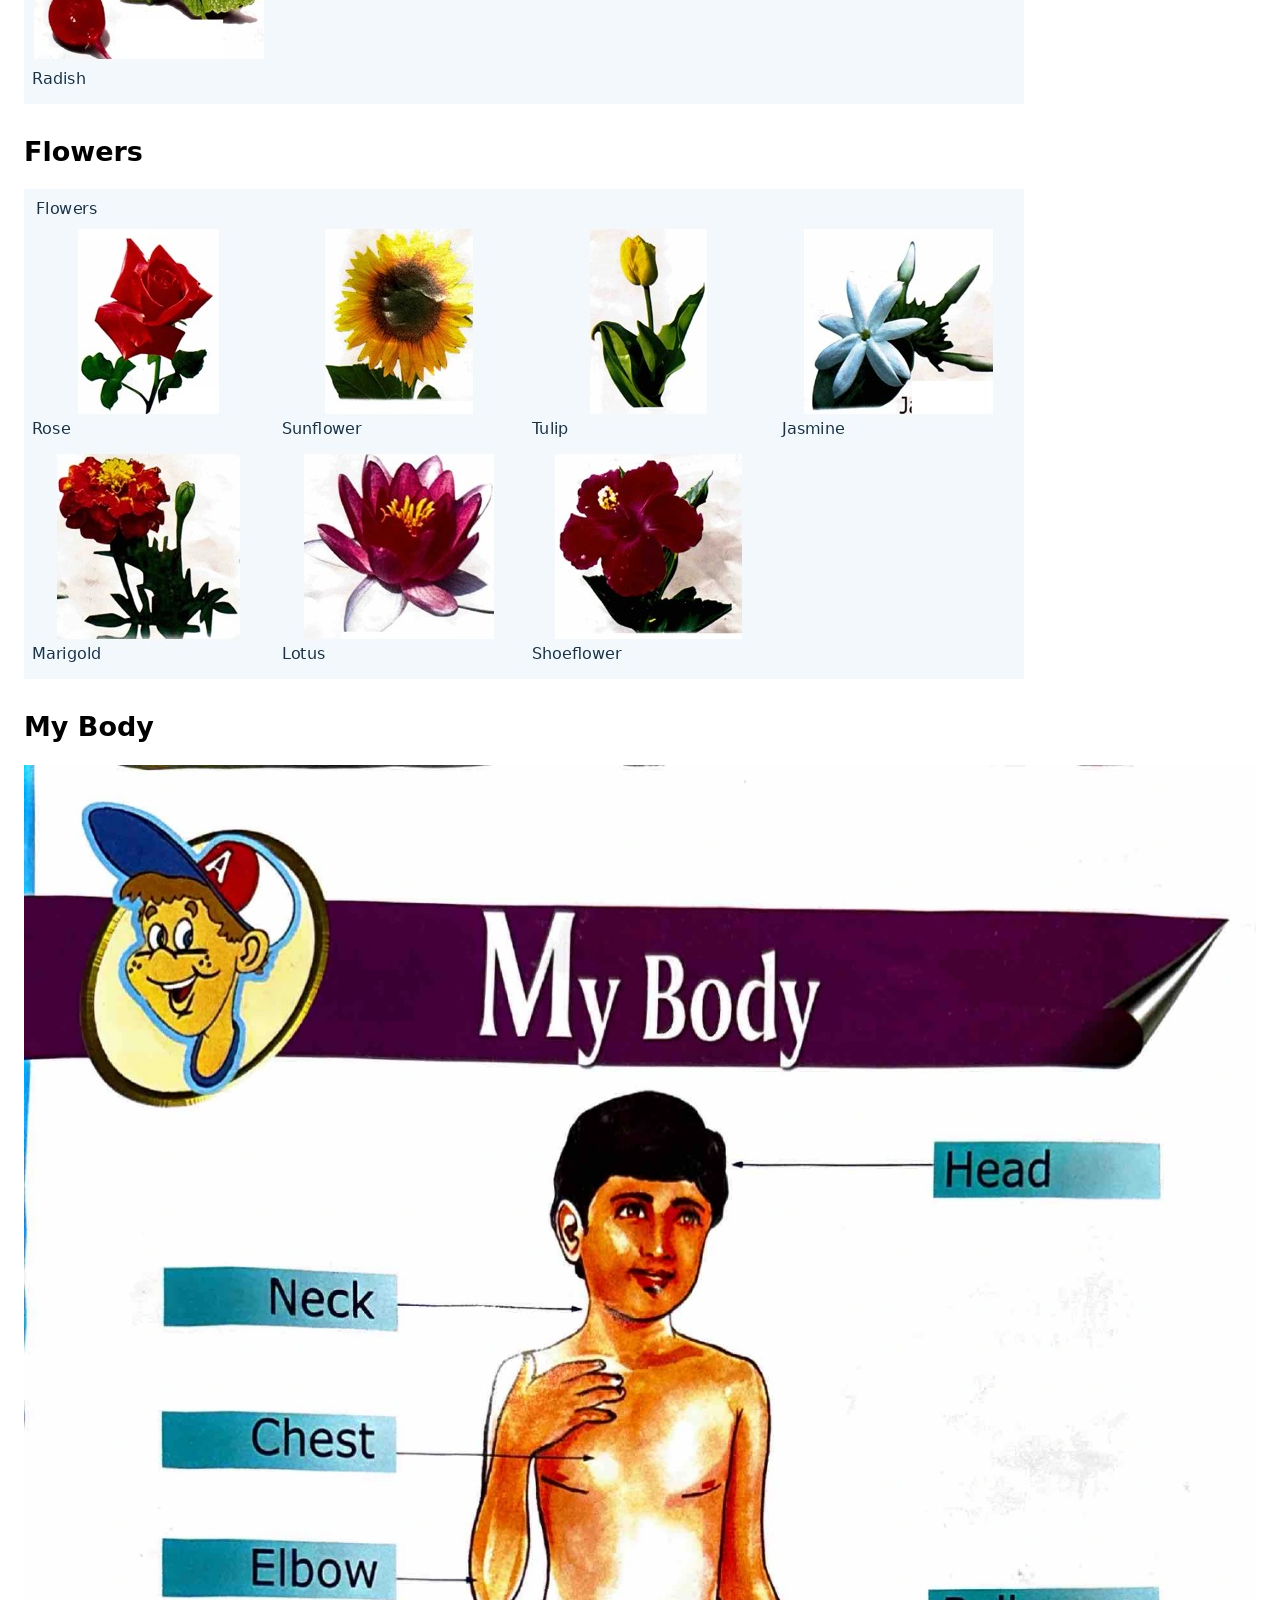
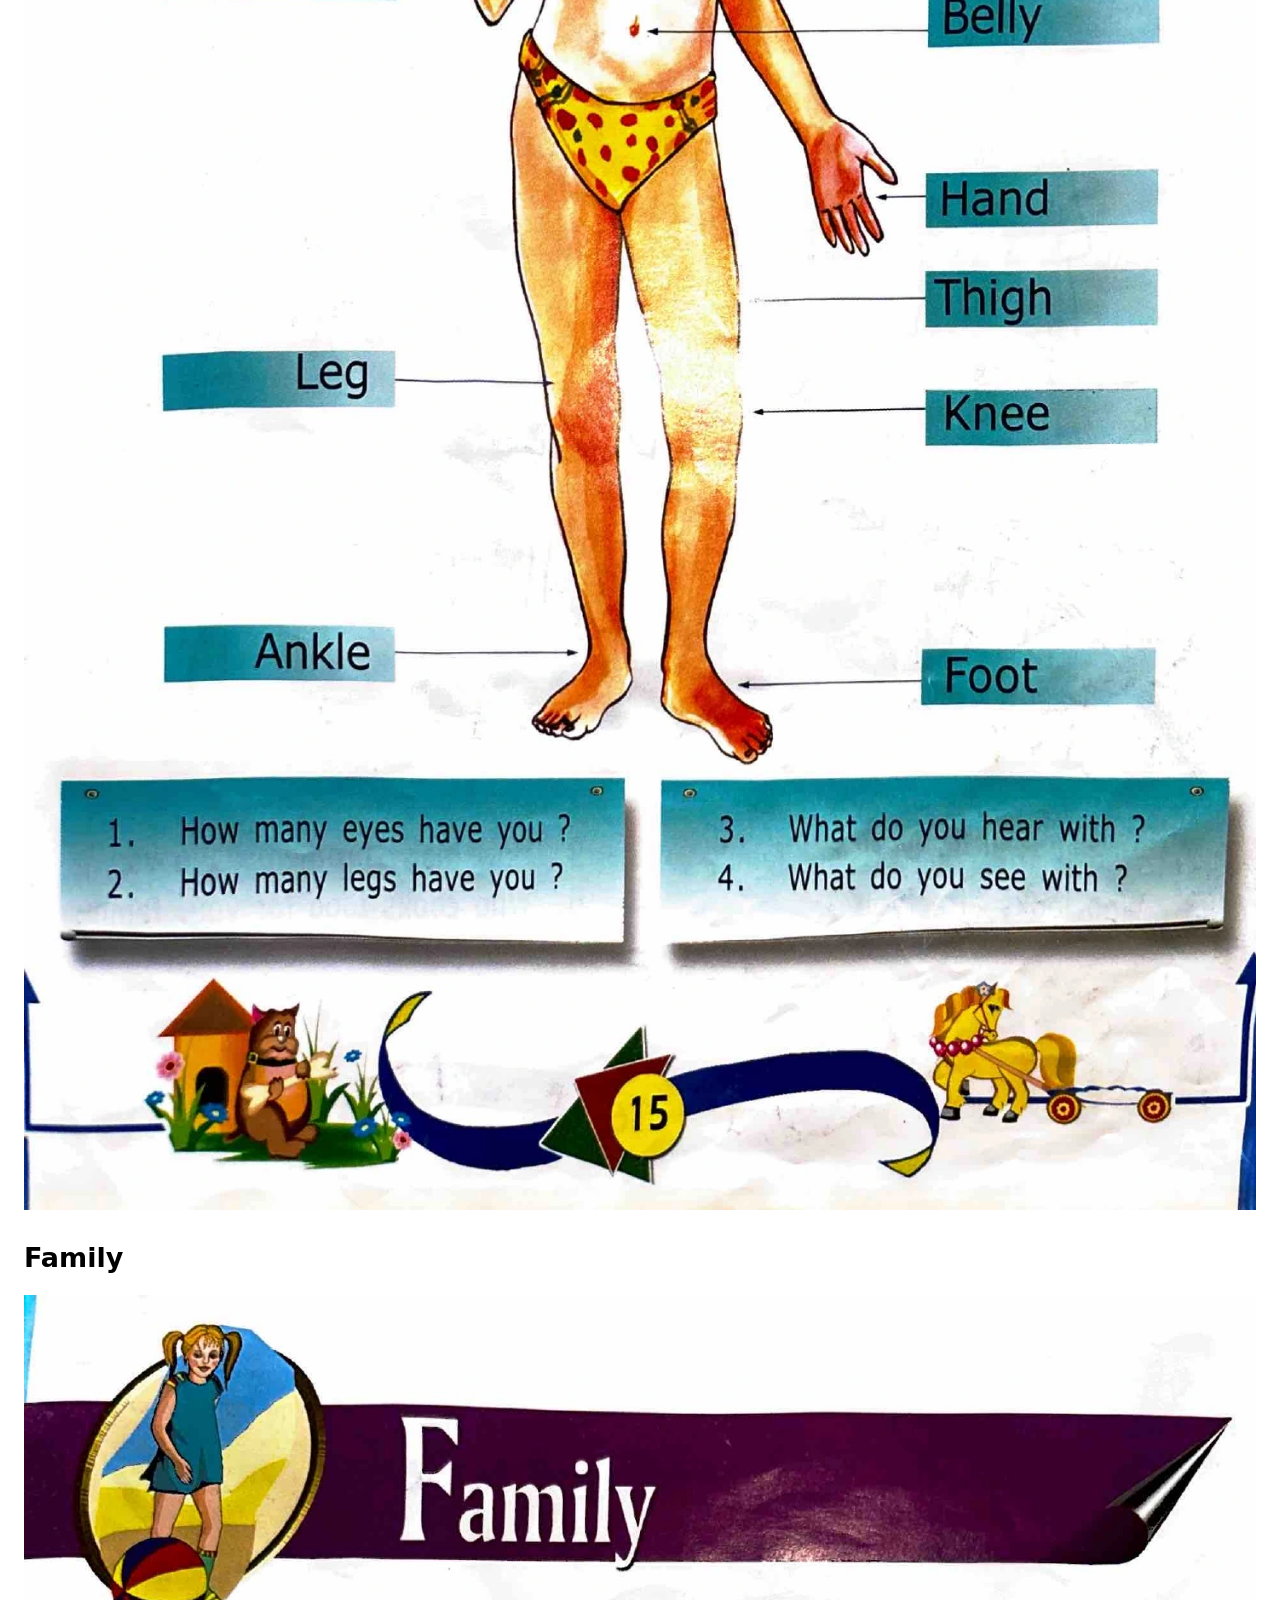
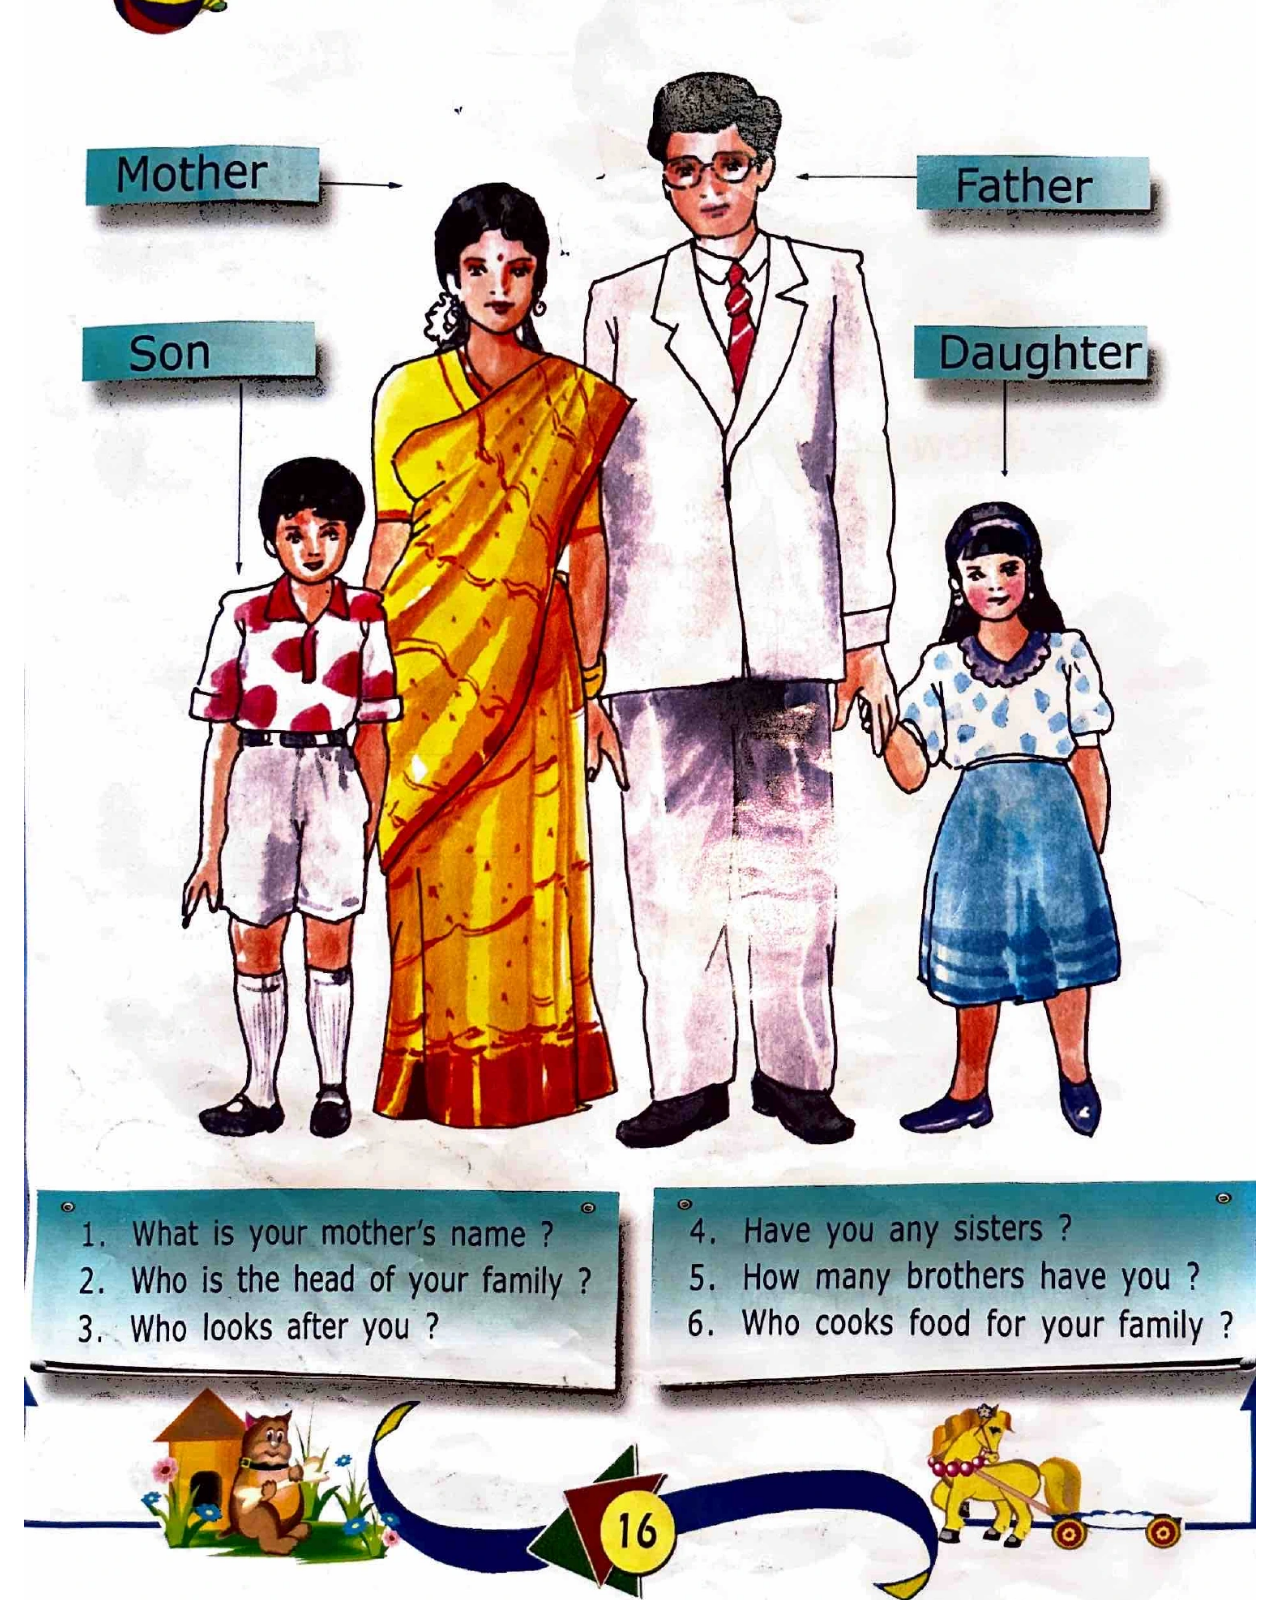
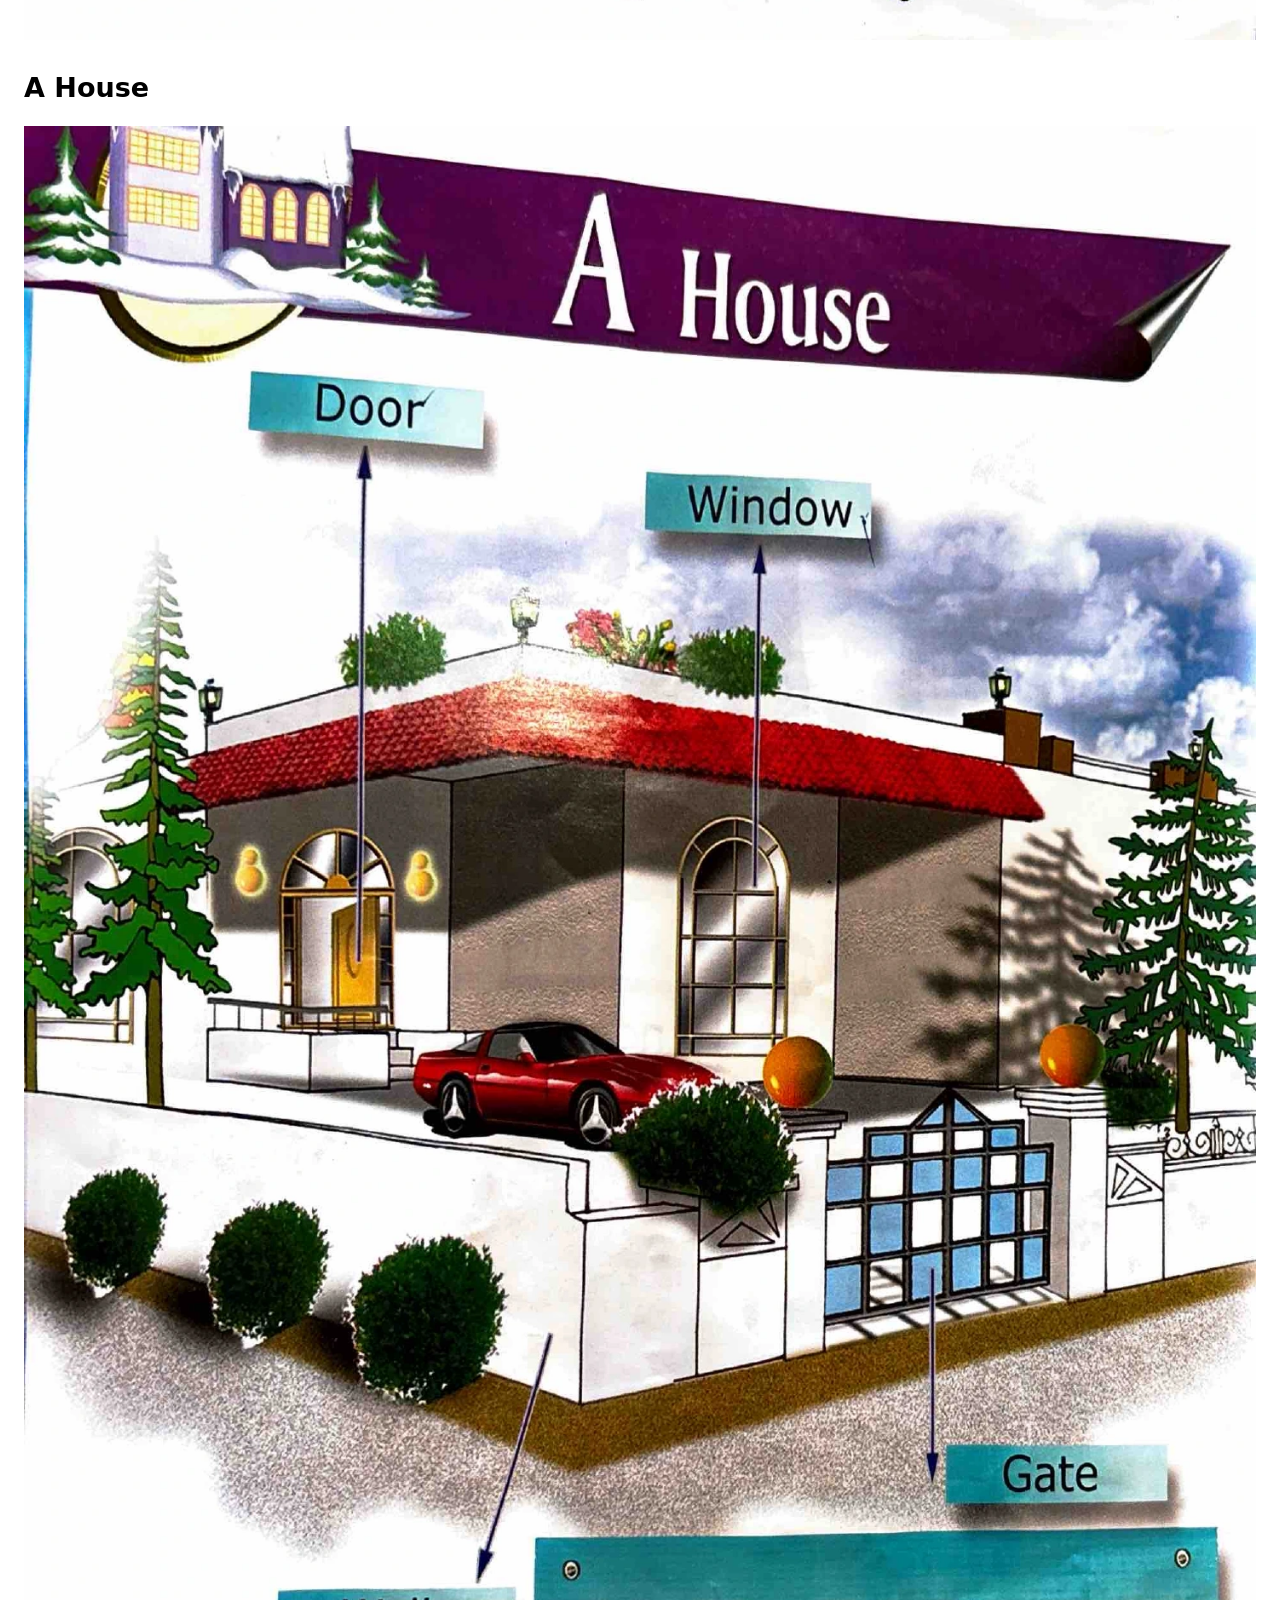
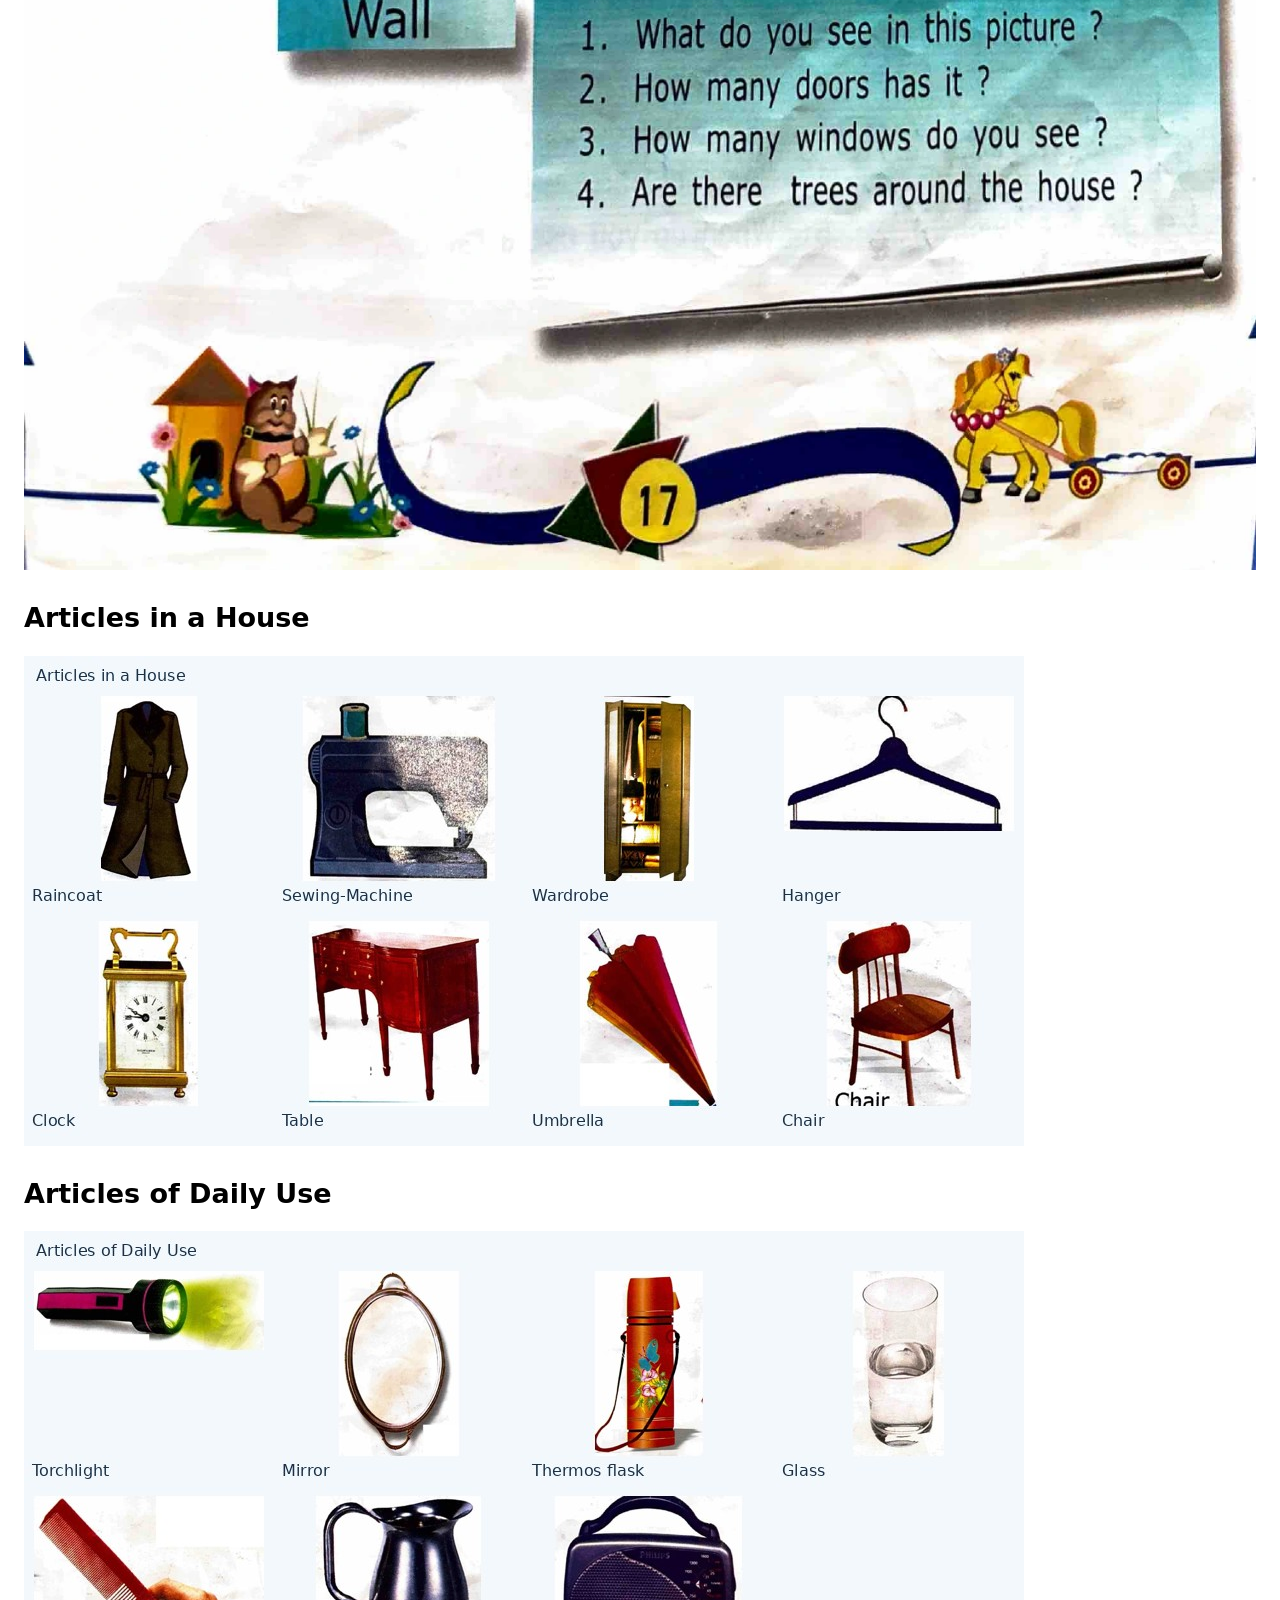
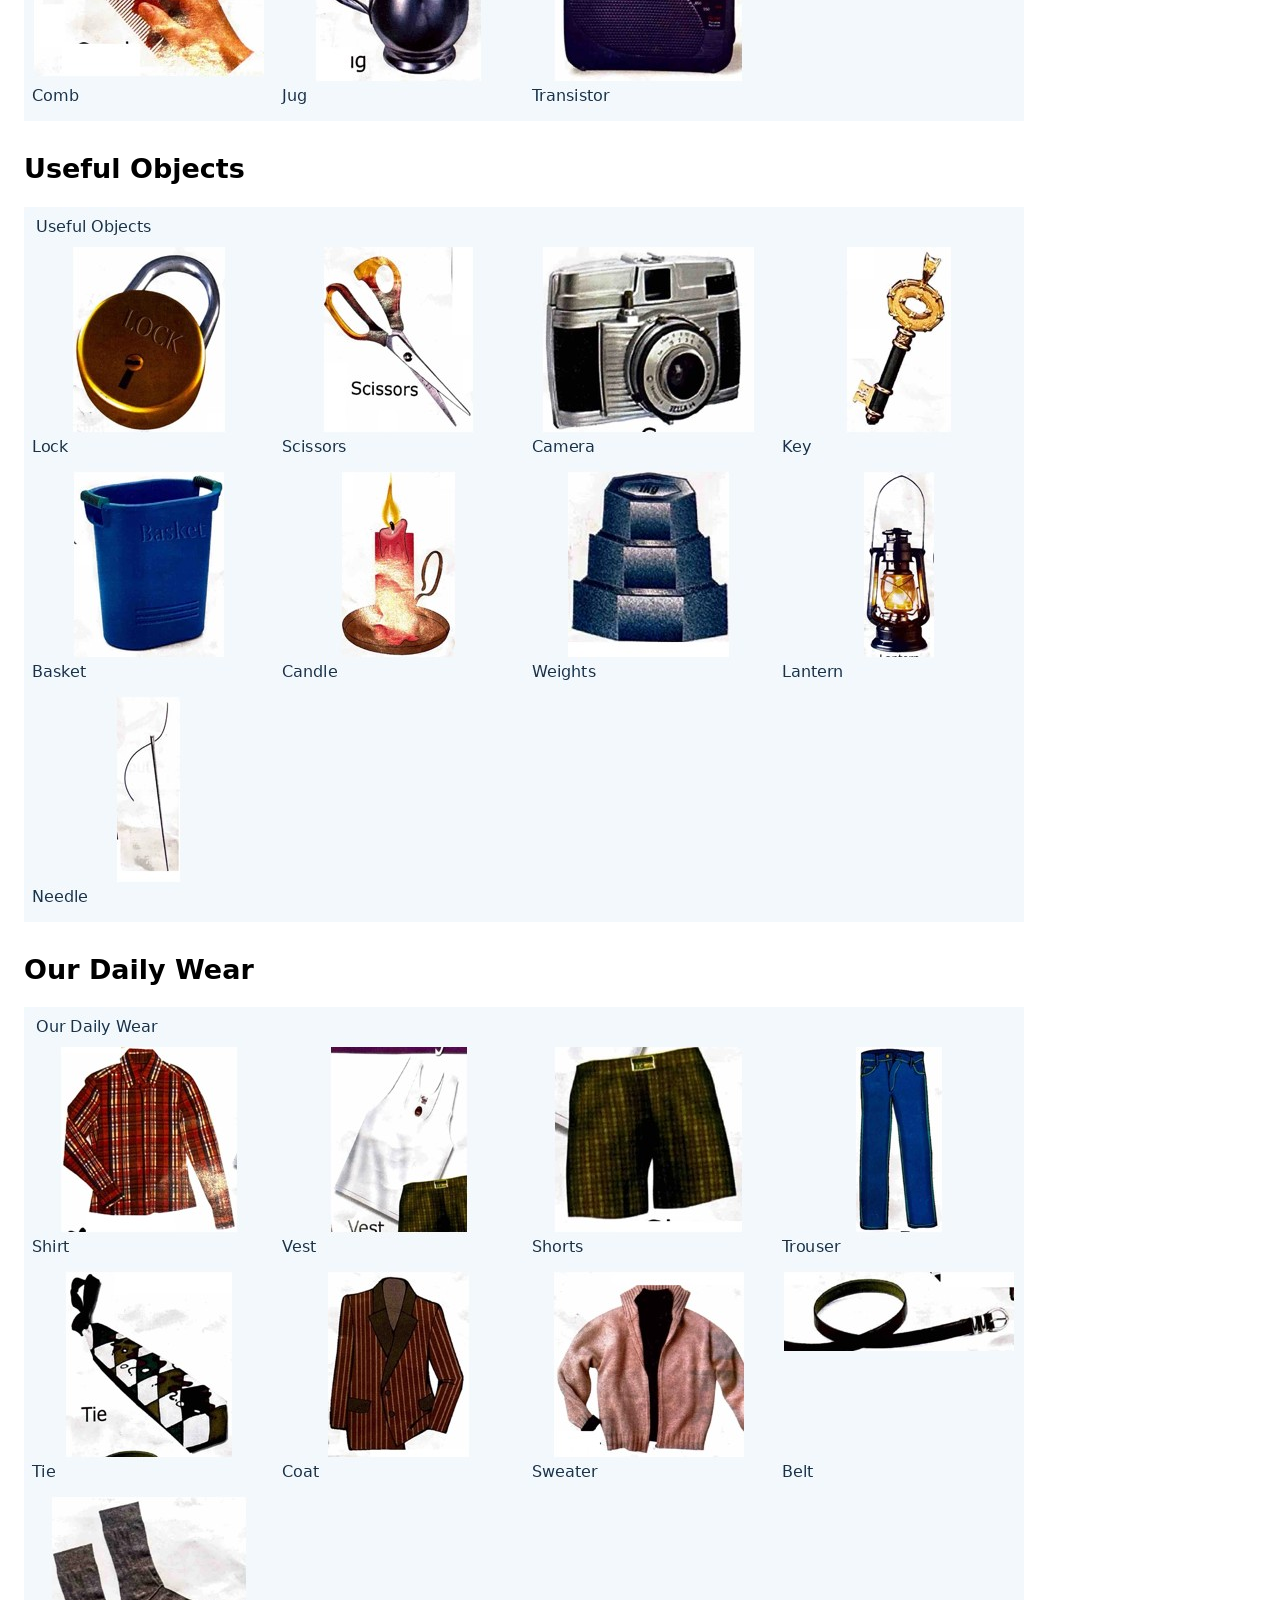
<file: picture-reading/review/index.html>
<!doctype html><meta charset="utf-8"><title>Extraction review</title><style>body{font:18px system-ui;margin:24px}img{display:block;max-width:100%;height:auto;margin-bottom:32px}a{display:inline-block;margin:8px}</style><h1>Picture Reading extraction review</h1><p>All 23 previously flagged items were accepted as-is by the user on 2026-10-28. See inventory.csv for approval records.</p><h2>Domestic Animals</h2><img loading="lazy" src="domestic-animals.jpg"><h2>Wild Animals</h2><img loading="lazy" src="wild-animals.jpg"><h2>Common Birds</h2><img loading="lazy" src="common-birds.jpg"><h2>In the Oceans</h2><img loading="lazy" src="in-the-oceans.jpg"><h2>Some More Animals</h2><img loading="lazy" src="some-more-animals.jpg"><h2>Insects</h2><img loading="lazy" src="insects.jpg"><h2>Fruits</h2><img loading="lazy" src="fruits.jpg"><h2>Vegetables</h2><img loading="lazy" src="vegetables.jpg"><h2>Flowers</h2><img loading="lazy" src="flowers.jpg"><h2>My Body</h2><img loading="lazy" src="../assets/full-pages/my-body.webp"><h2>Family</h2><img loading="lazy" src="../assets/full-pages/family.webp"><h2>A House</h2><img loading="lazy" src="../assets/full-pages/a-house.webp"><h2>Articles in a House</h2><img loading="lazy" src="articles-in-a-house.jpg"><h2>Articles of Daily Use</h2><img loading="lazy" src="articles-of-daily-use.jpg"><h2>Useful Objects</h2><img loading="lazy" src="useful-objects.jpg"><h2>Our Daily Wear</h2><img loading="lazy" src="our-daily-wear.jpg"><h2>Electrical Appliances</h2><img loading="lazy" src="electrical-appliances.jpg"><h2>We Eat and Drink</h2><img loading="lazy" src="we-eat-and-drink.jpg"><h2>In the Kitchen</h2><img loading="lazy" src="in-the-kitchen.jpg"><h2>Articles in the Bathroom</h2><img loading="lazy" src="articles-in-the-bathroom.jpg"><h2>Classroom</h2><img loading="lazy" src="../assets/full-pages/classroom.webp"><h2>On the Study Table</h2><img loading="lazy" src="on-the-study-table.jpg"><h2>My Toys</h2><img loading="lazy" src="my-toys.jpg"><h2>Games and Sports Goods</h2><img loading="lazy" src="games-and-sports-goods.jpg"><h2>Musical Instruments</h2><img loading="lazy" src="musical-instruments.jpg"><h2>In the Workshop</h2><img loading="lazy" src="in-the-workshop.jpg"><h2>How We Travel</h2><img loading="lazy" src="how-we-travel.jpg"><h2>Festivals</h2><img loading="lazy" src="festivals.jpg"><h2>Our Nationality</h2><img loading="lazy" src="our-nationality.jpg"><h2>Places of Worship</h2><img loading="lazy" src="places-of-worship.jpg"><h2>Wonders of Nature</h2><img loading="lazy" src="wonders-of-nature.jpg"><h2>Colours & Shapes</h2><img loading="lazy" src="colours-shapes.jpg">
</file>
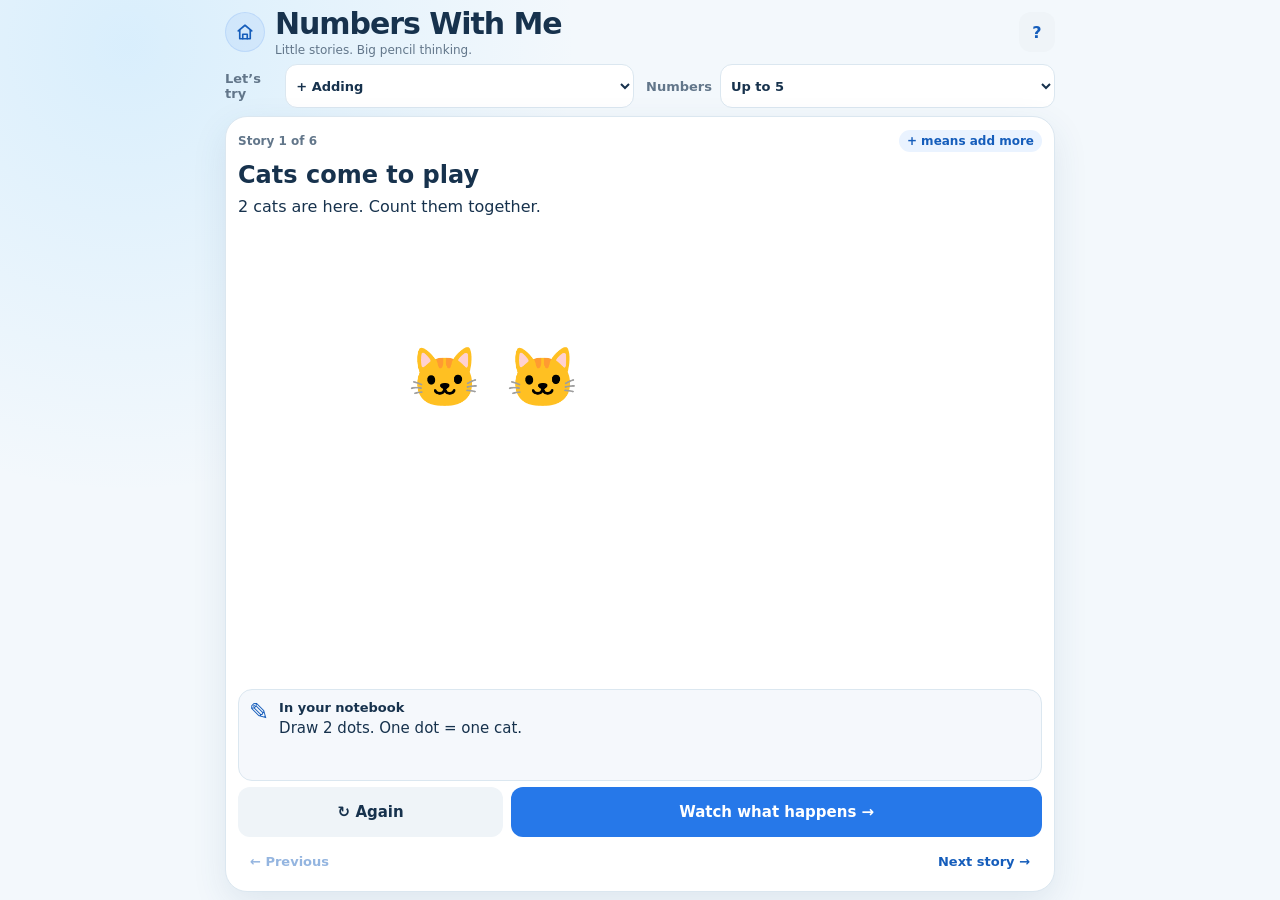
<file: numbers-with-me/stories.html>
<!doctype html>
<html lang="en">
<head>
  <meta charset="UTF-8" />
  <meta name="viewport" content="width=device-width, initial-scale=1" />
  <meta name="theme-color" content="#f3f8fc" />
  <title>Numbers With Me</title>
  <link rel="stylesheet" href="styles.css?v=7" />
  <script src="lessons.js?v=7" defer></script>
  <script src="app.js?v=games-8" defer></script>
</head>
<body>
  <main class="app-shell">
    <header class="app-header">
      <a class="home-button" href="./" aria-label="Back to number games" title="Choose a game">
        <svg viewBox="0 0 24 24" fill="none" stroke="currentColor" stroke-width="2.2" stroke-linecap="round" stroke-linejoin="round" aria-hidden="true"><path d="M3 10.5 12 3l9 7.5"/><path d="M5 9.5V21h14V9.5"/><path d="M9 21v-6h6v6"/></svg>
      </a>
      <div><h1>Numbers With Me</h1><p>Little stories. Big pencil thinking.</p></div>
      <button id="helpButton" class="help-button" type="button" aria-label="A note for your grown-up">?</button>
    </header>
    <section class="settings" aria-label="Choose your practice">
      <label>Let’s try <select id="operation"><option value="add">+ Adding</option><option value="subtract">− Taking away</option></select></label>
      <label>Numbers <select id="range"><option value="5">Up to 5</option><option value="10">Up to 10</option></select></label>
    </section>
    <section class="lesson-card" aria-labelledby="storyTitle">
      <div class="lesson-heading"><span id="position" class="eyebrow"></span><span id="concept" class="concept"></span></div>
      <h2 id="storyTitle"></h2>
      <p id="storyText" class="story-text" aria-live="polite"></p>
      <div class="guide-area">
      <svg id="scene" viewBox="0 0 600 290" role="img" aria-labelledby="sceneTitle sceneDescription"><title id="sceneTitle"></title><desc id="sceneDescription"></desc><g id="sceneArt" aria-hidden="true"></g></svg>
      <section id="answerPanel" class="answer-panel" aria-label="Discover the answer" hidden>
        <div id="answerResult" class="answer-result" aria-live="polite" aria-atomic="true" tabindex="-1" hidden>
          <span id="answerNumber" class="answer-number"></span>
          <span id="answerLabel" class="answer-label"></span>
          <div id="equation" class="equation" aria-label="Number sentence"></div>
        </div>
      </section>
      </div>
      <div class="notebook"><span class="pencil" aria-hidden="true">✎</span><div><h3>In your notebook</h3><p id="notebookText"></p></div></div>
      <div class="actions"><button id="replay" class="secondary" type="button">↻ Again</button><button id="advance" class="primary" type="button">Watch what happens →</button></div>
      <nav class="navigation" aria-label="Stories"><button id="previous" type="button">← Previous</button><button id="next" type="button">Next story →</button></nav>
    </section>
    <dialog id="helpDialog" class="grownup" aria-labelledby="helpTitle"><h2 id="helpTitle">For your grown-up</h2><p>One notebook dot stands for one picture. Count together, then let your child draw and write before showing the answer.</p><p>Adding means joining more. Taking away means crossing some out and counting what remains. Start with numbers up to 5.</p><form method="dialog"><button class="primary">Got it</button></form></dialog>
    <noscript>Please enable JavaScript to play the number stories.</noscript>
  </main>
</body>
</html>
</file>
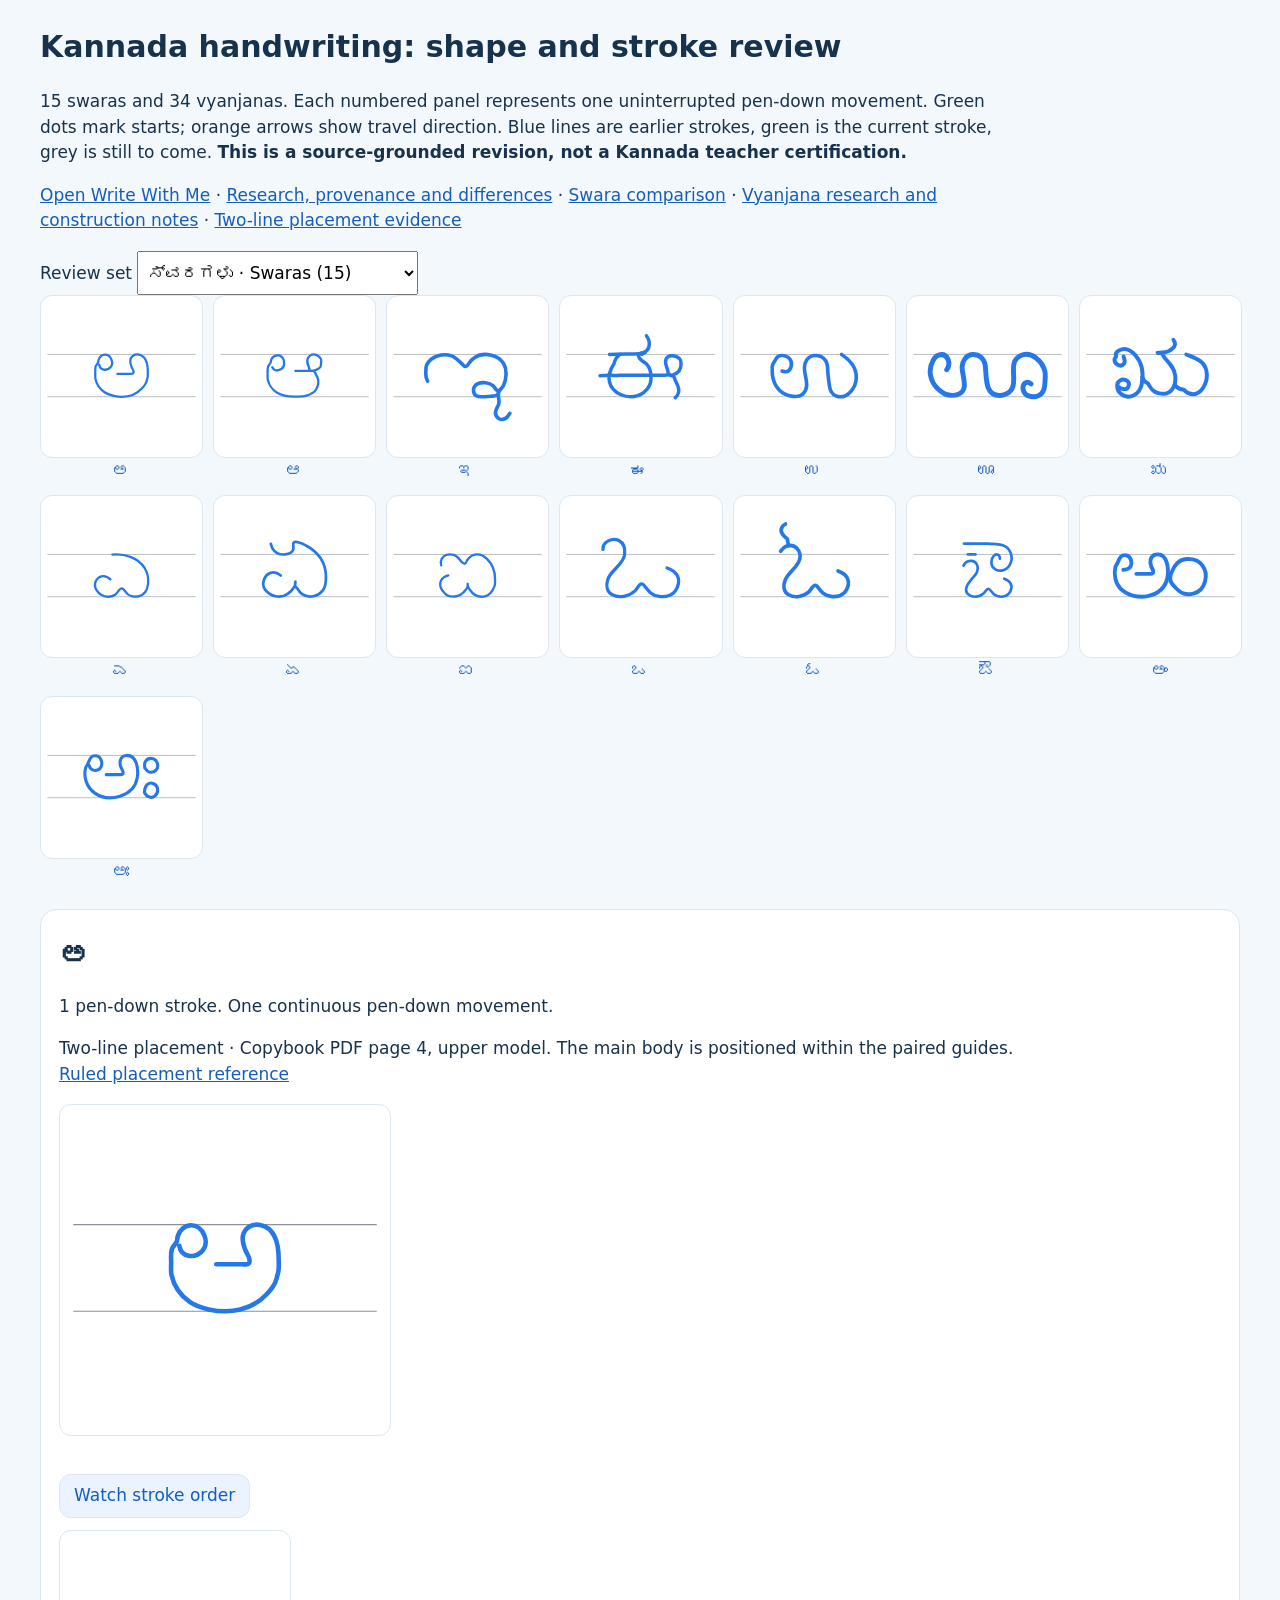
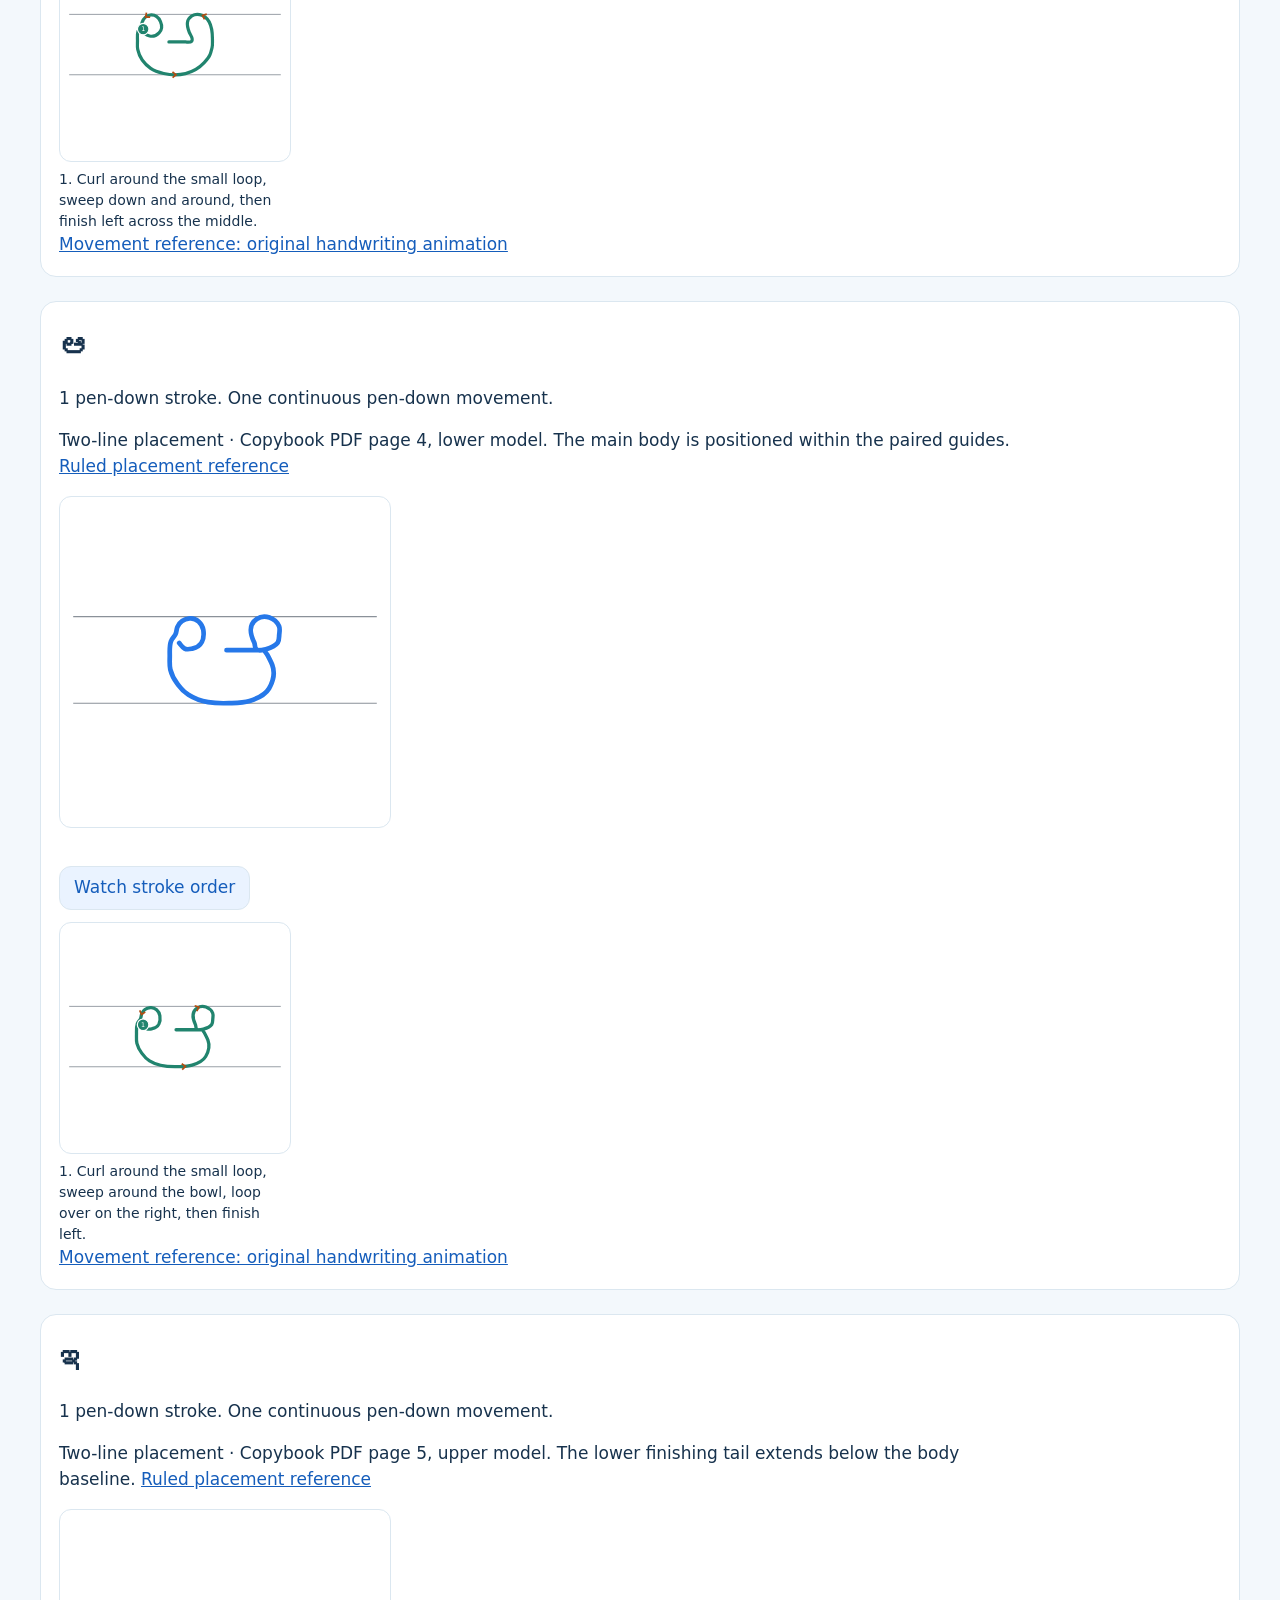
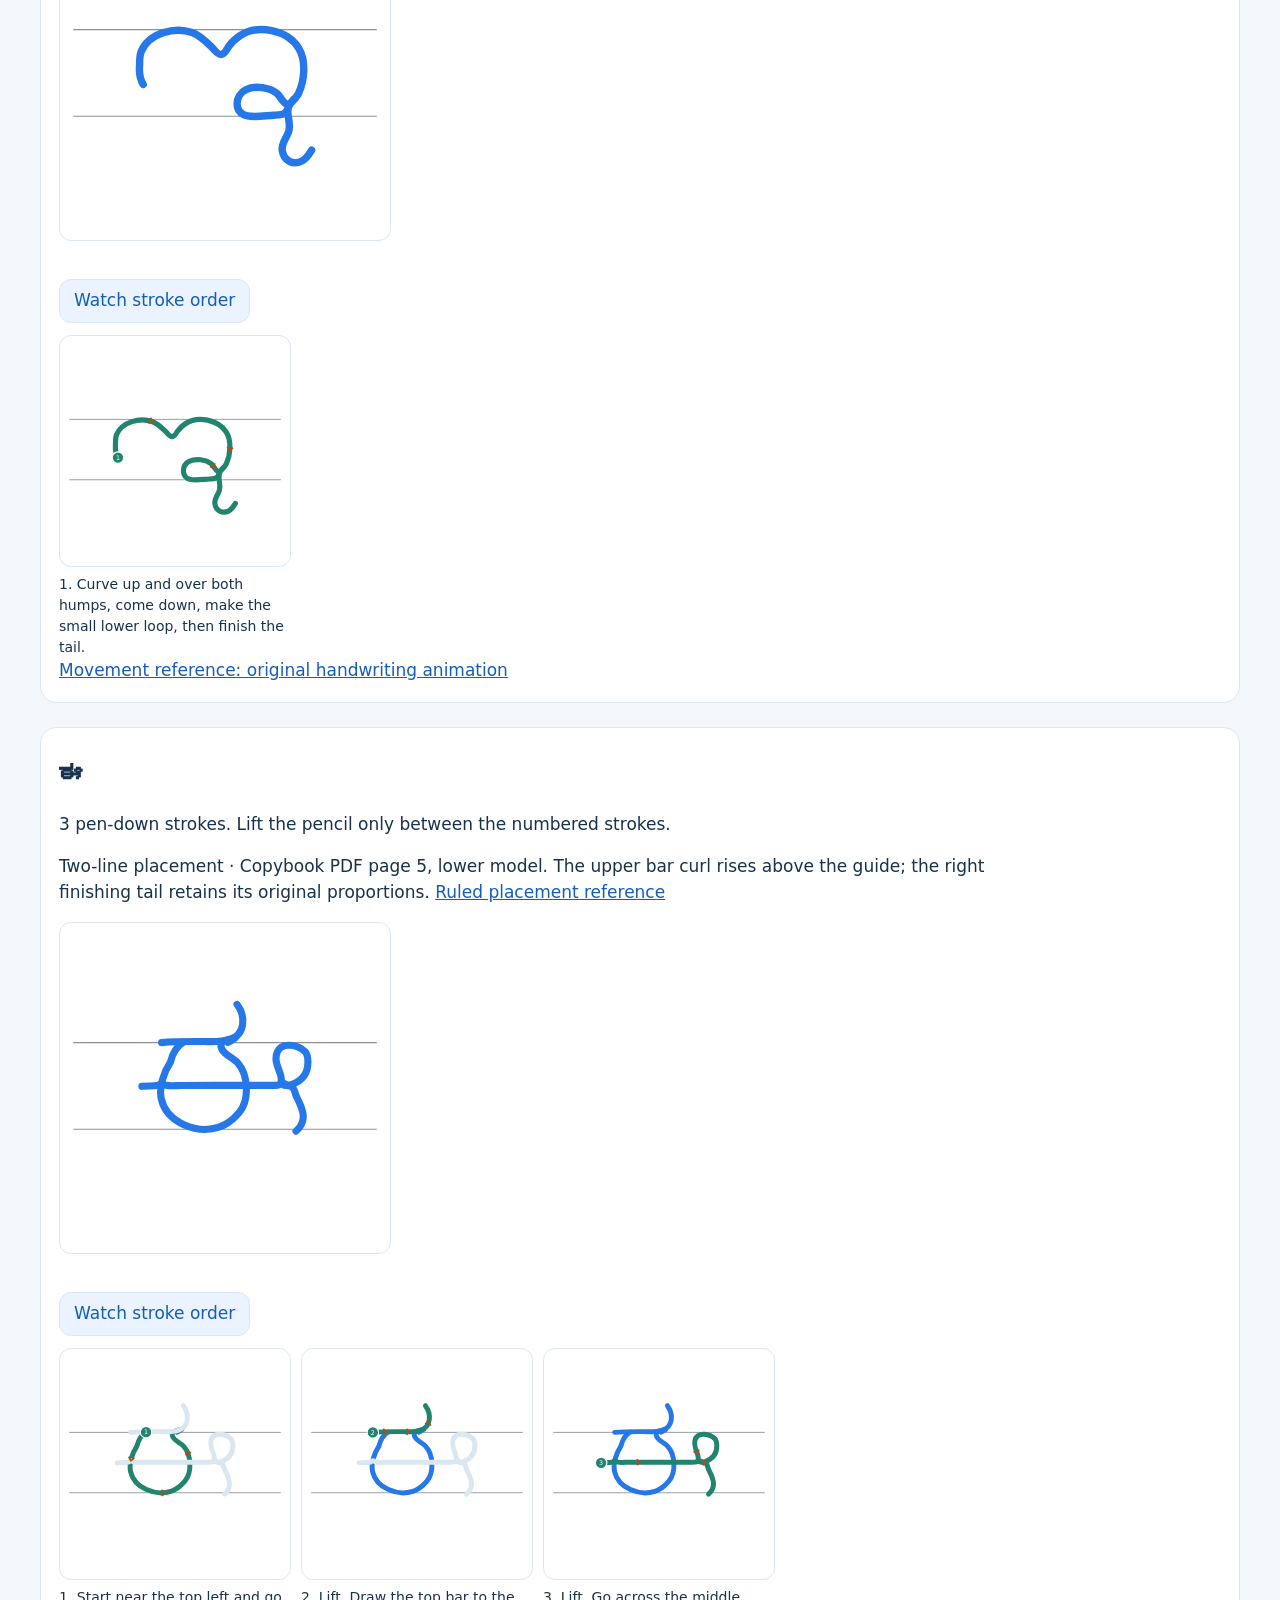
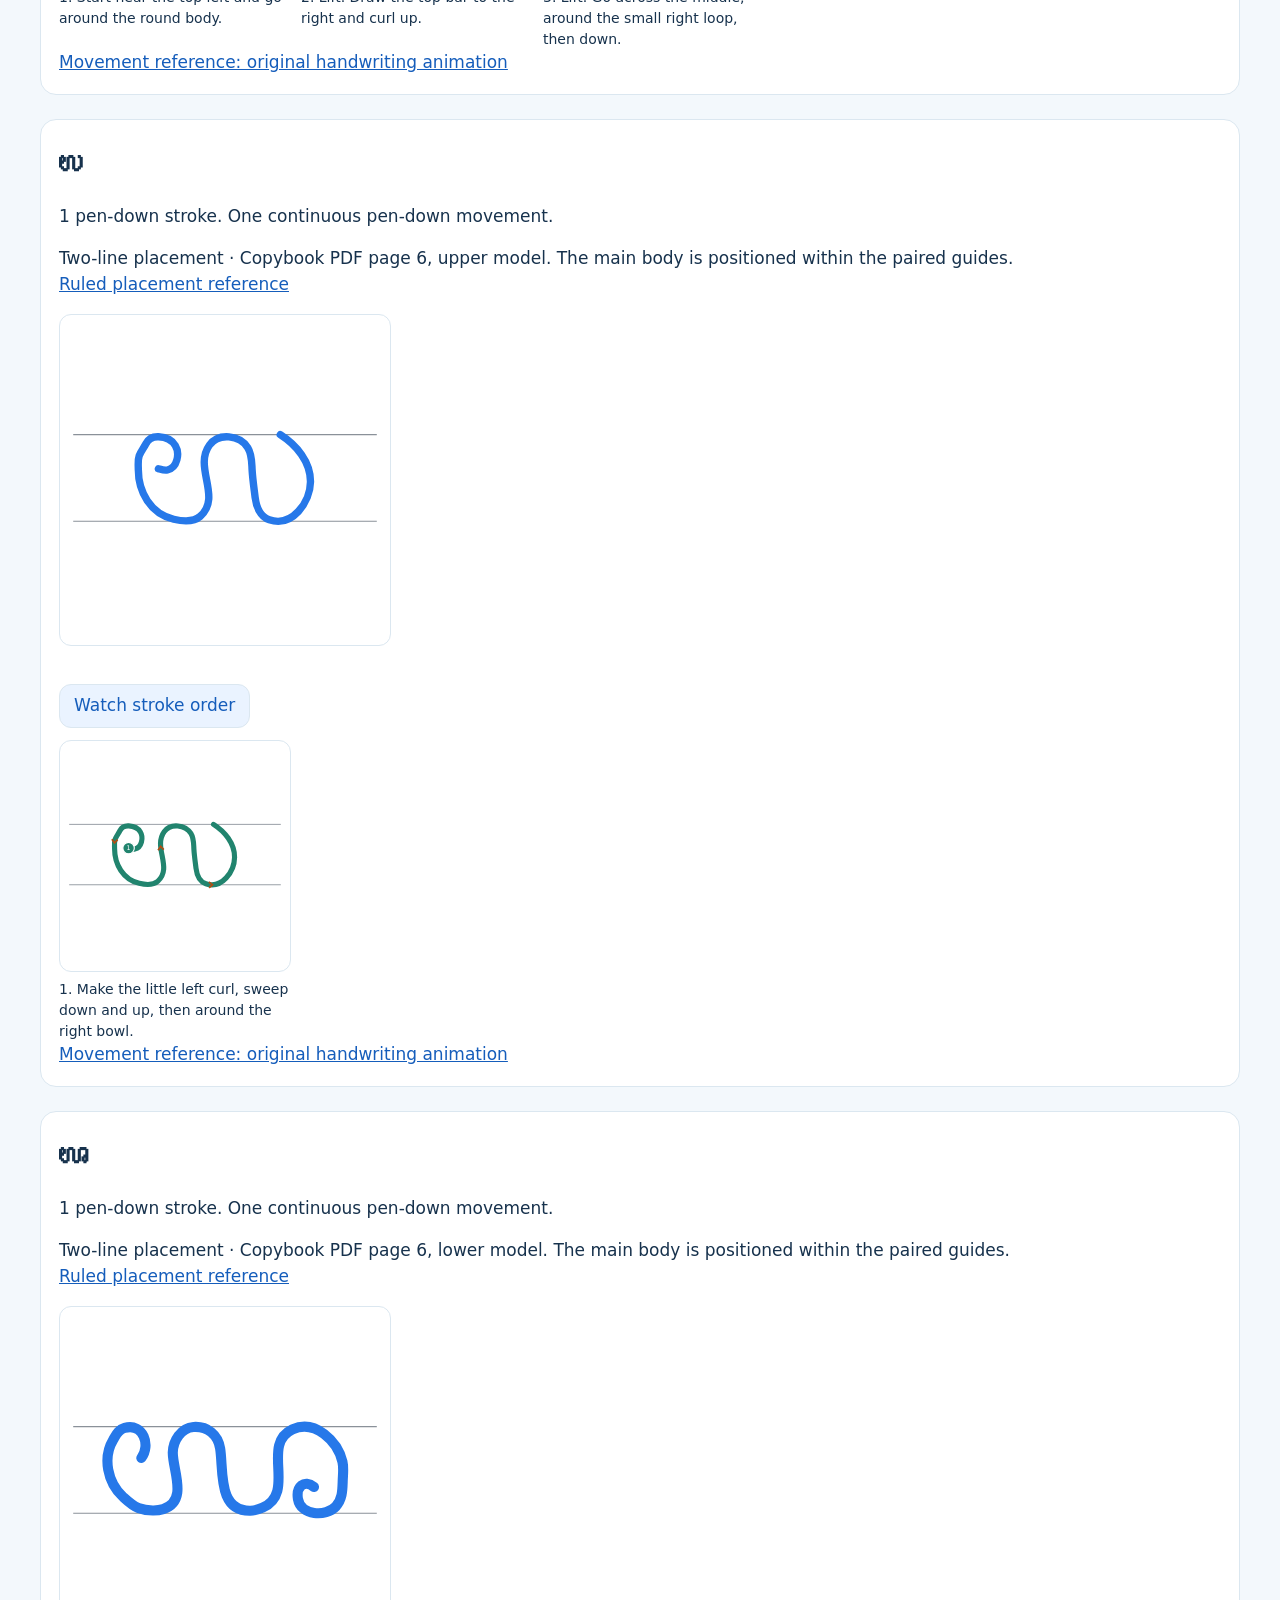
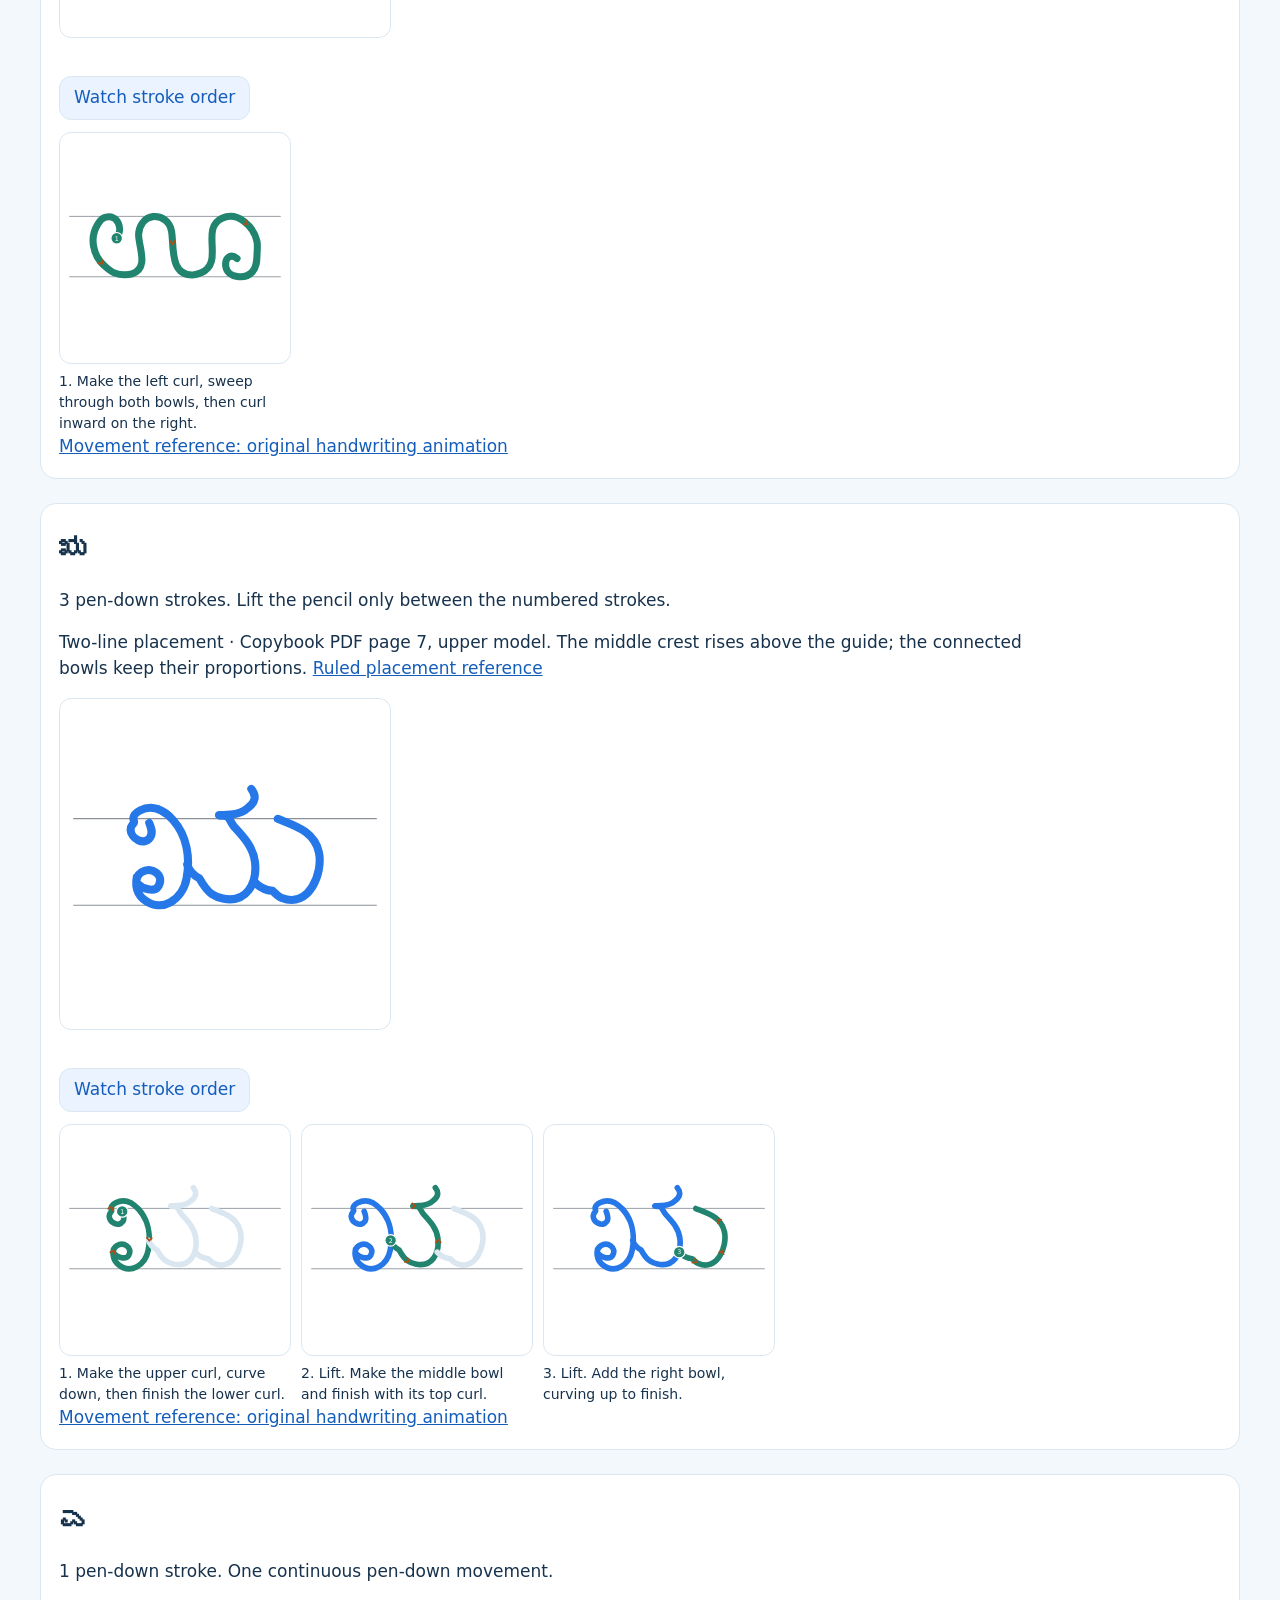
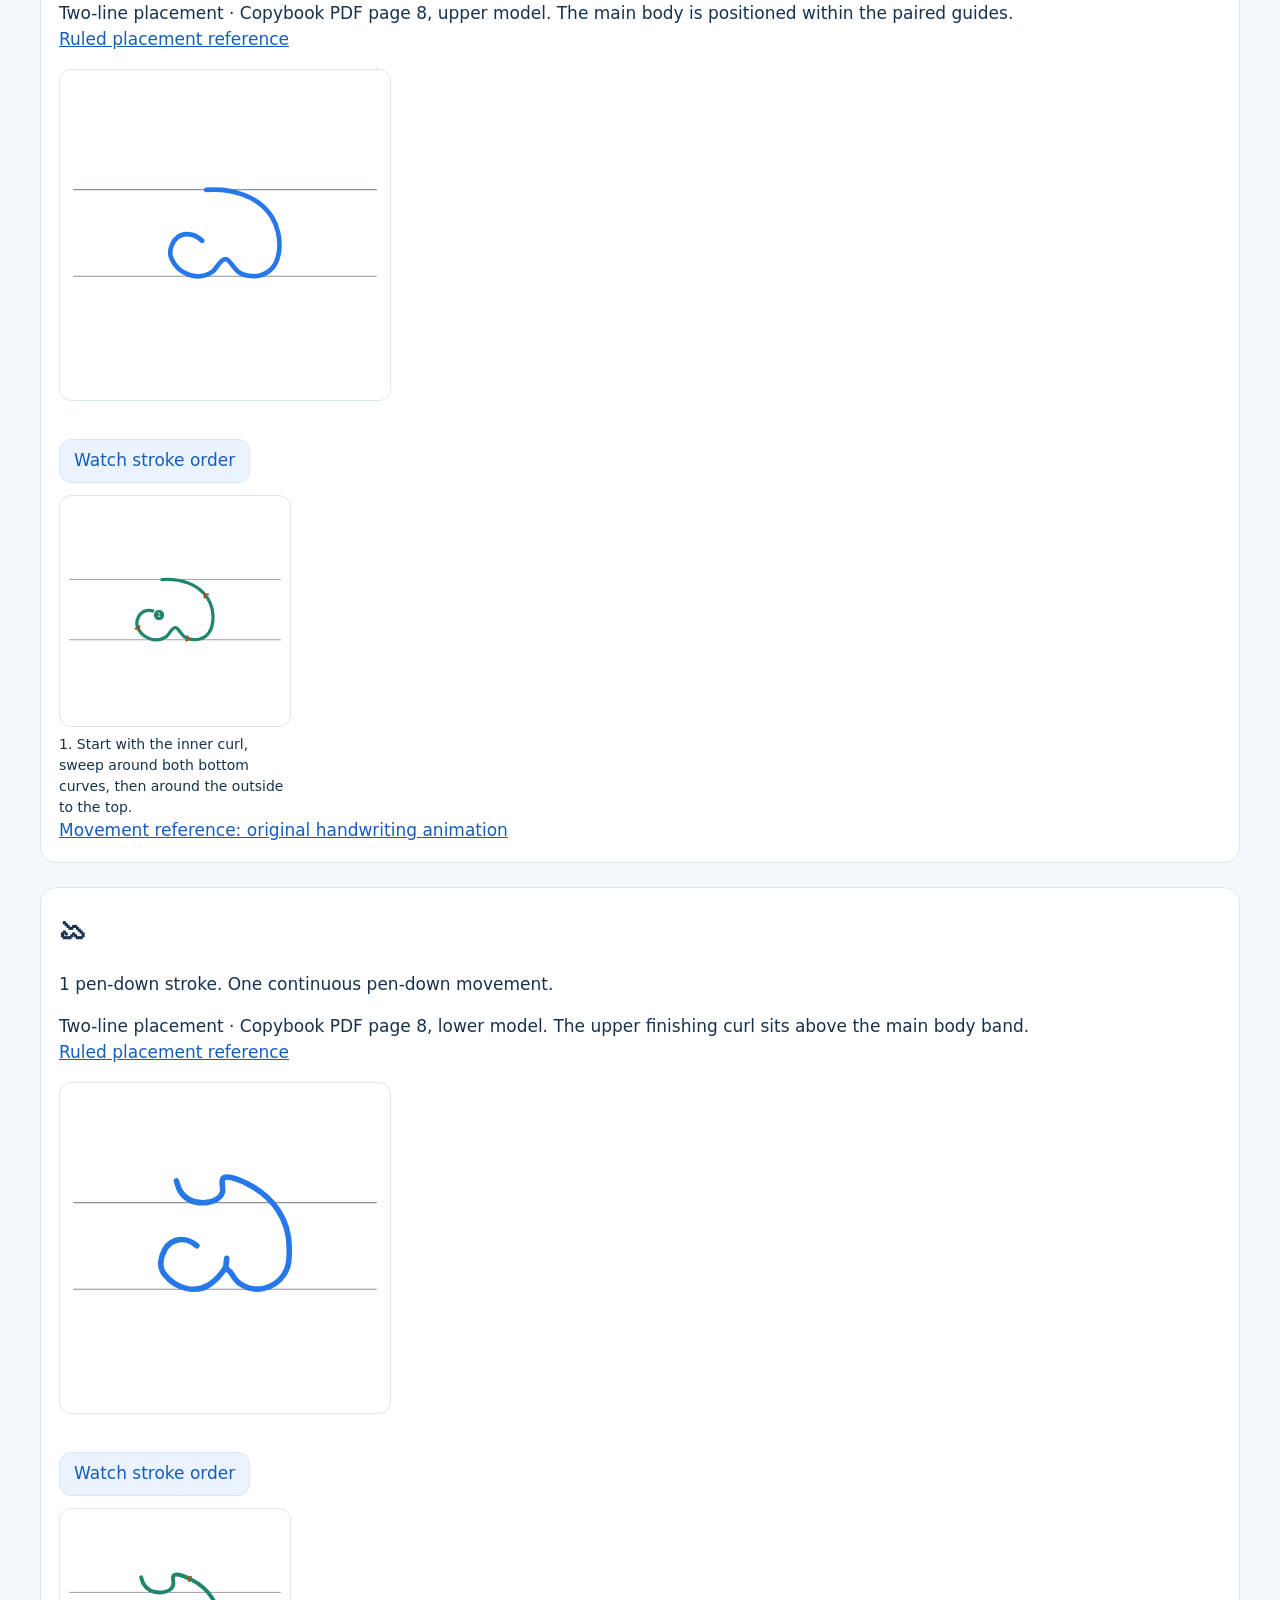
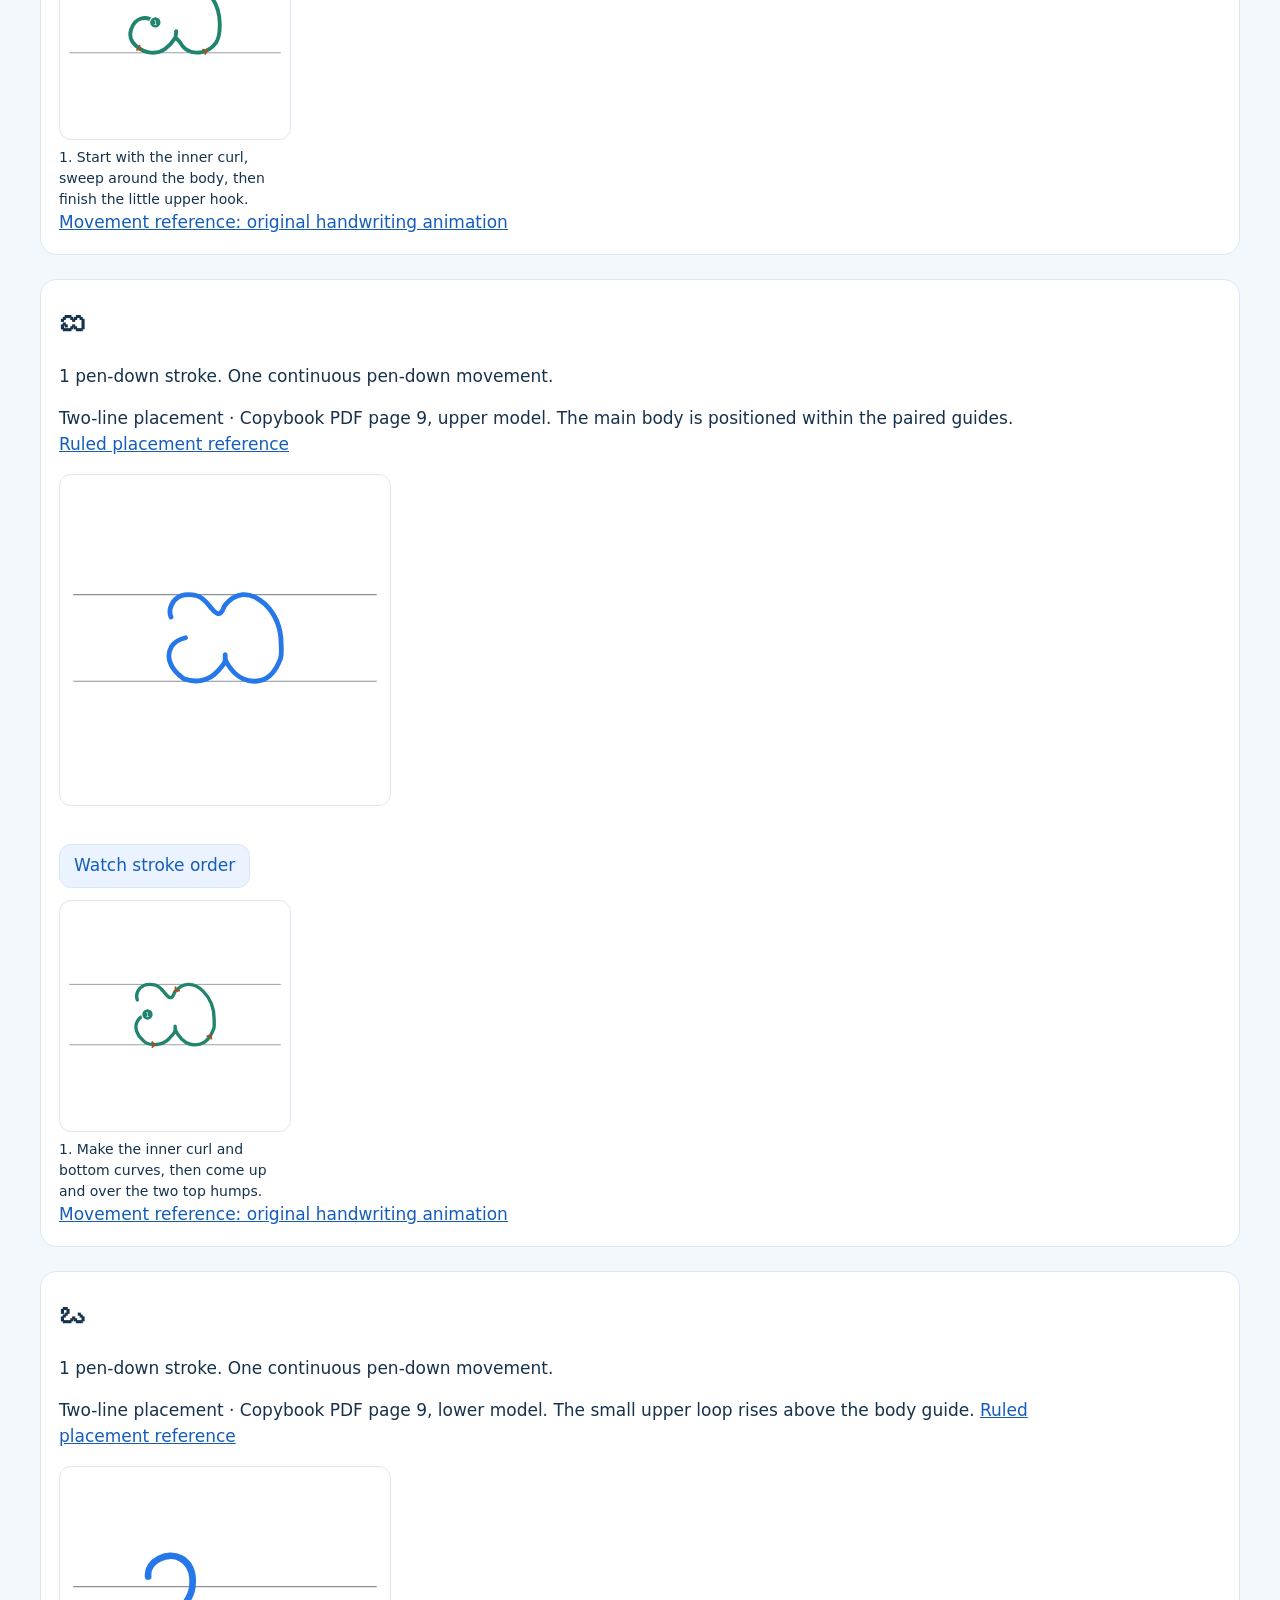
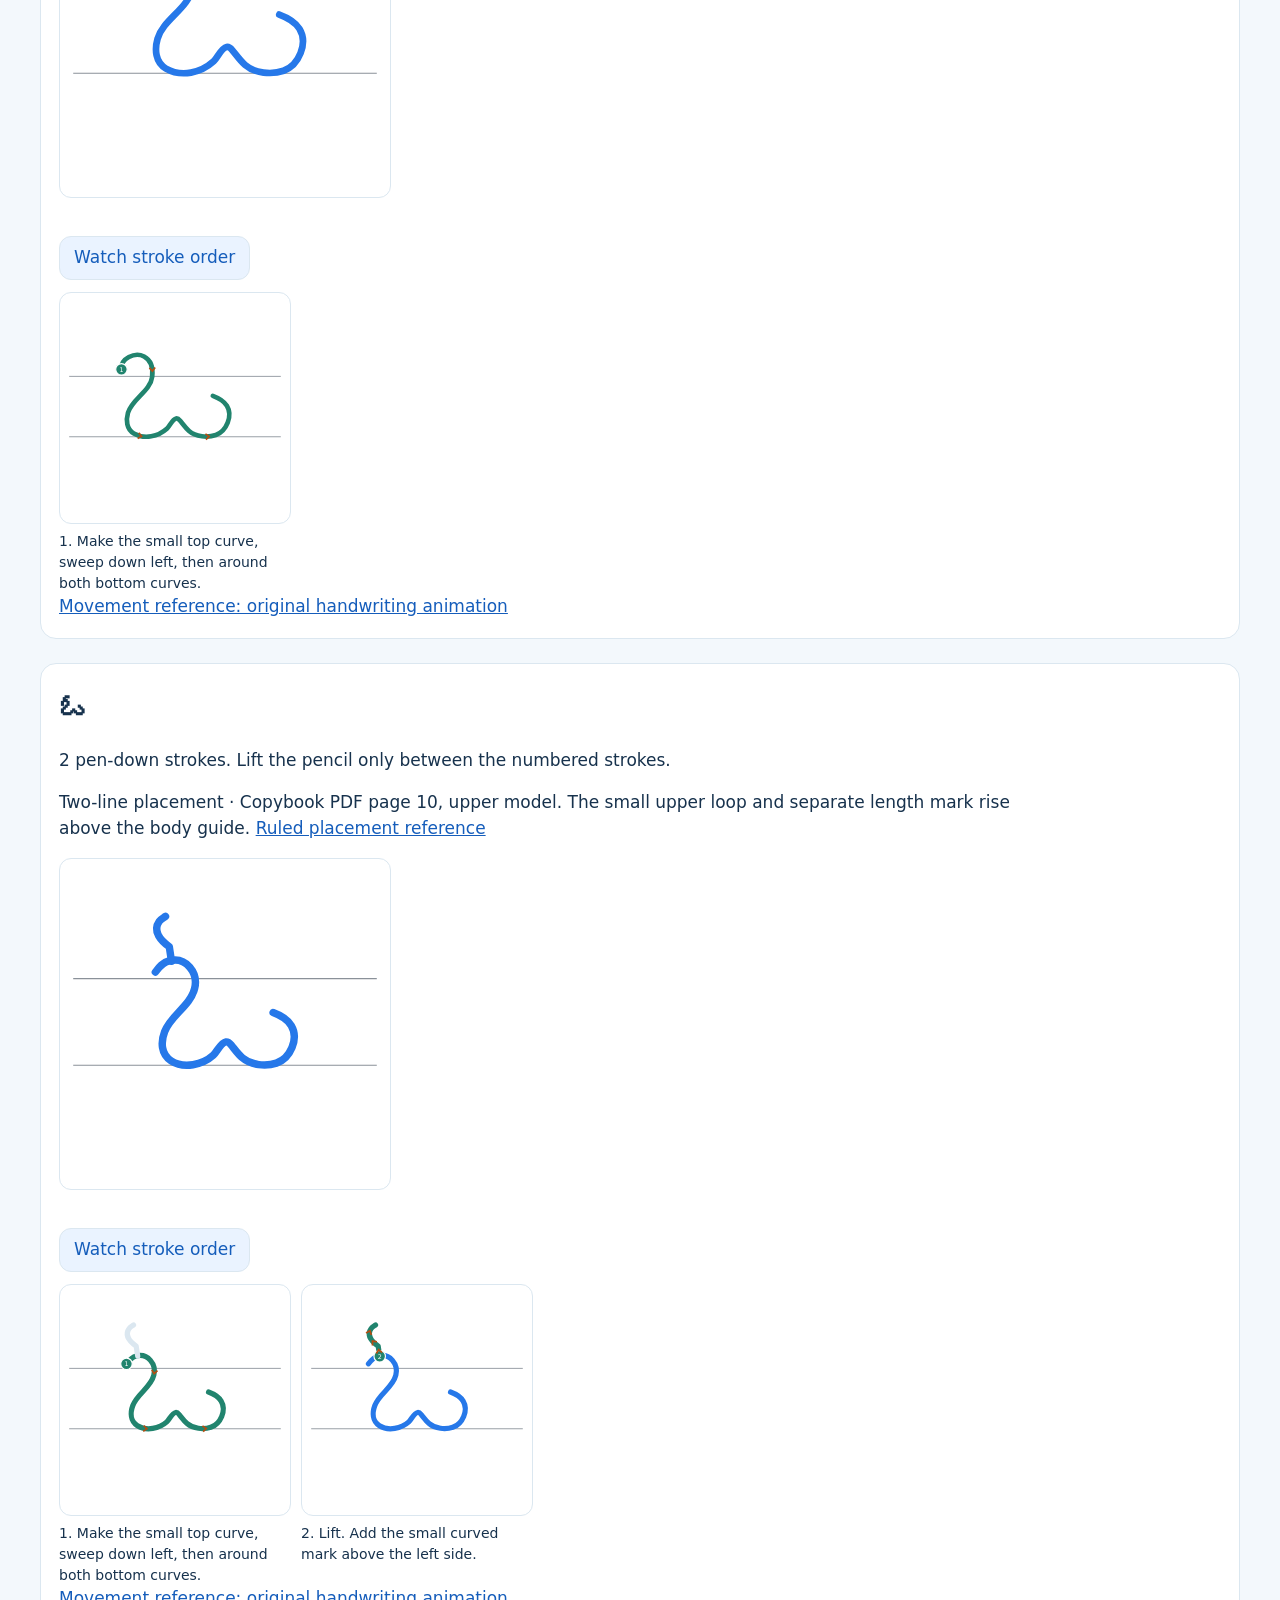
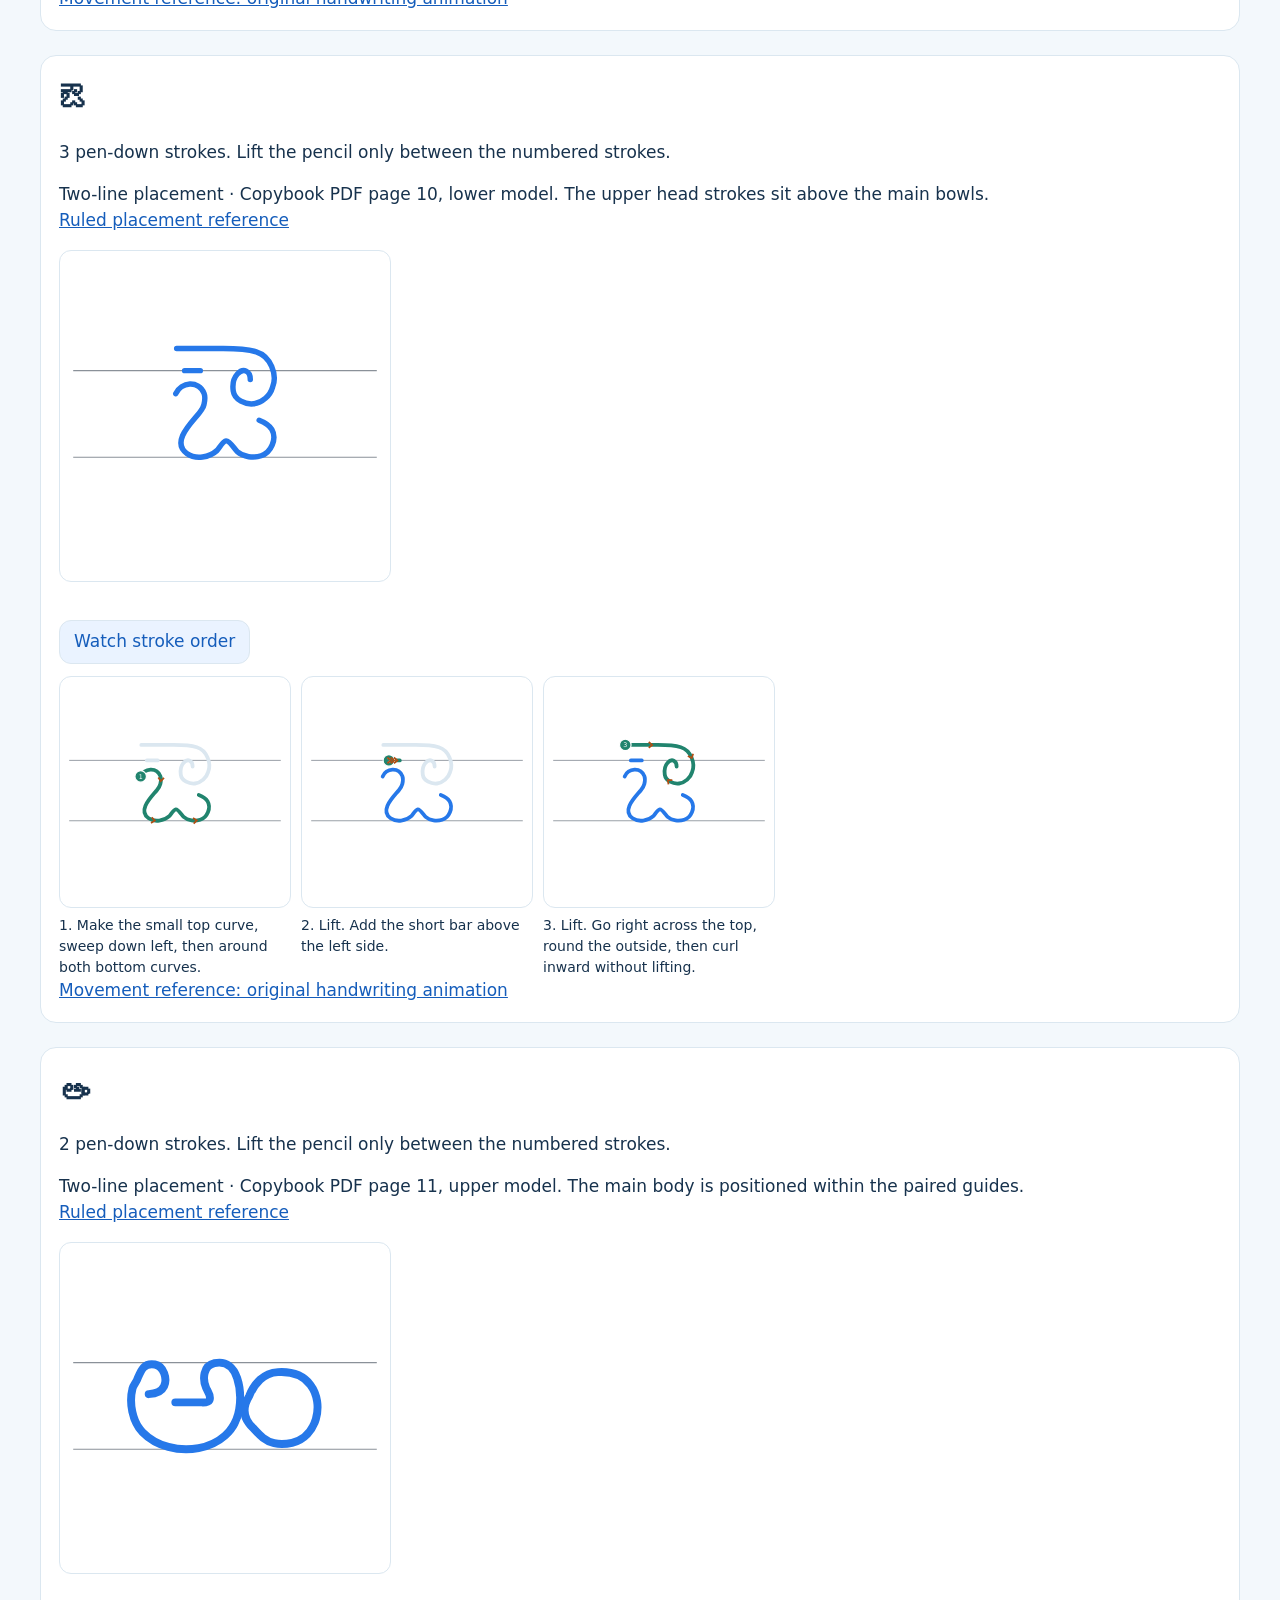
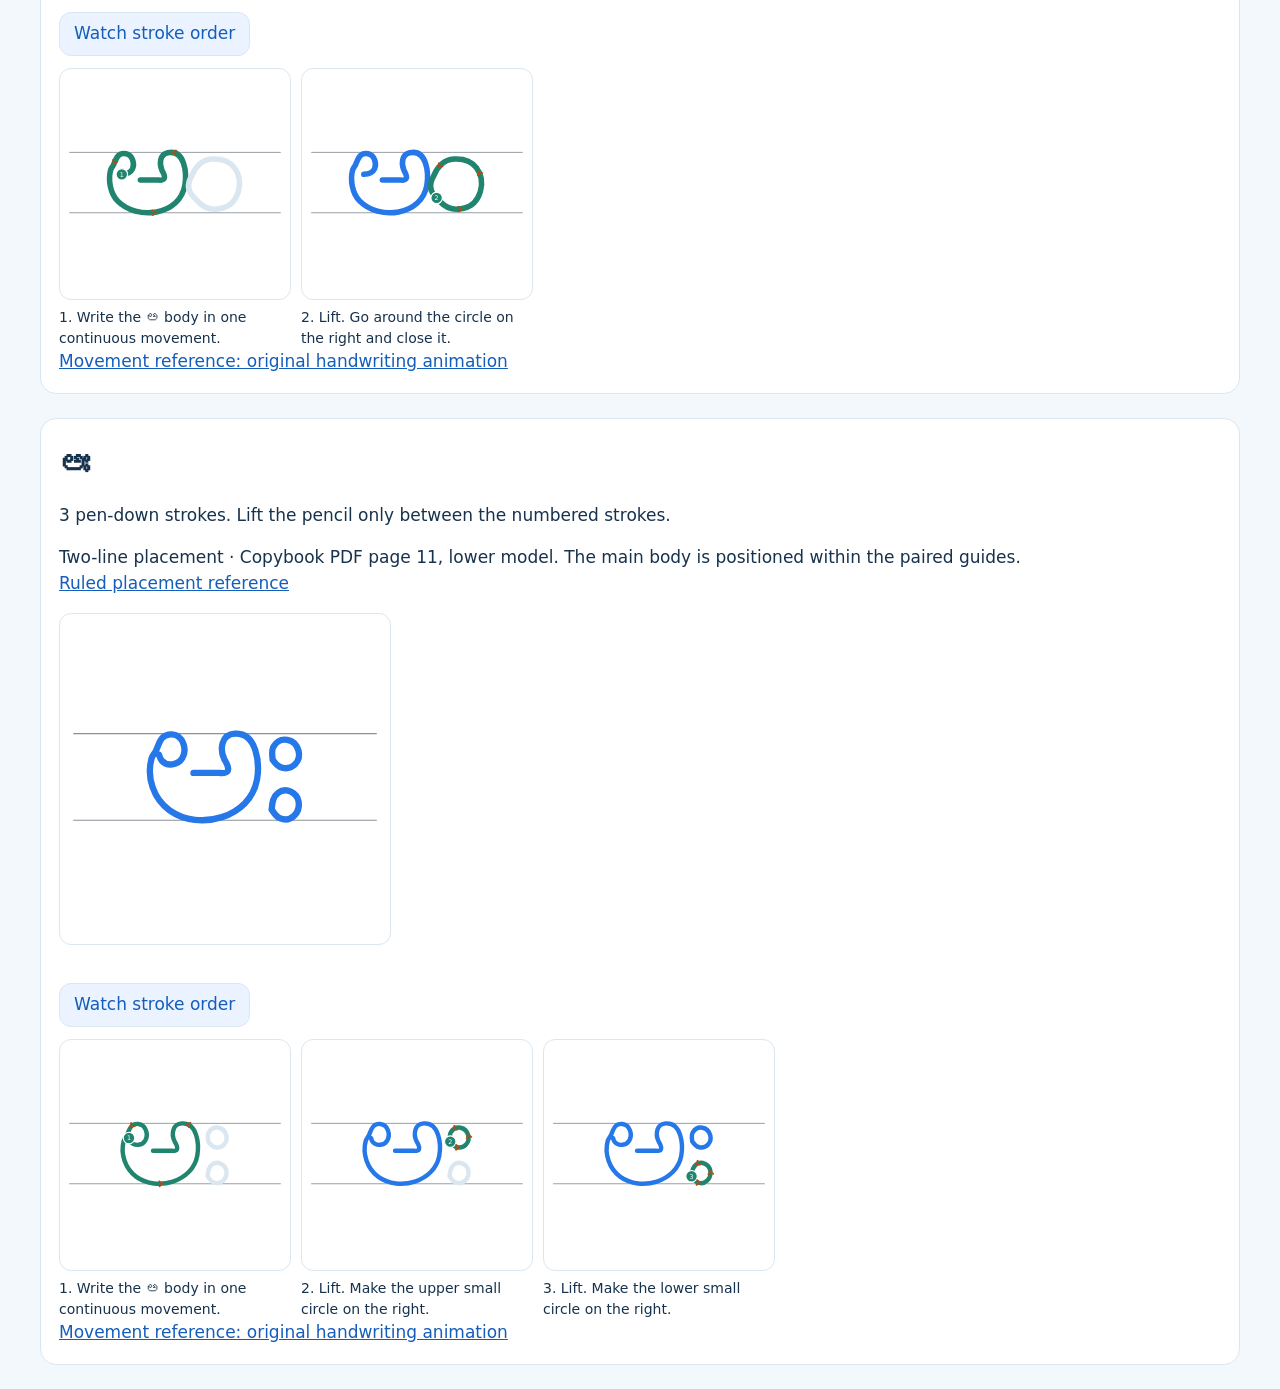
<file: alphabet-writing-guide/review/kannada-review.html>
<!doctype html>
<html lang="en">
<meta charset="utf-8"><meta name="viewport" content="width=device-width, initial-scale=1">
<title>Kannada handwriting · Shape and stroke review</title>
<script src="../kannada.js" defer></script>
<script src="../kannada-vyanjana.js?v=vyanjana-8" defer></script>
<script src="../kannada-notebook.js?v=kannada-lines-10" defer></script>
<style>
body{font:17px/1.5 system-ui,sans-serif;background:#f3f8fc;color:#17324d;margin:24px auto;padding:0 16px;max-width:1200px}h1{font-size:30px}a{color:#155dbb}section{background:white;border:1px solid #dbe7f0;border-radius:16px;margin:24px 0;padding:18px}.steps{display:flex;flex-wrap:wrap;gap:12px}figure{margin:0;width:230px;max-width:100%}select{font:inherit;min-height:44px;max-width:100%;padding:6px}.reference{width:auto;max-width:230px;max-height:220px;display:block}.comparison{display:flex;align-items:center;flex-wrap:wrap;gap:16px}svg{width:100%;height:auto;border:1px solid #dbe7f0;border-radius:12px}figcaption{font-size:14px}h2{font-family:'Noto Sans Kannada',system-ui;font-size:30px;margin:4px 0}button{font:inherit;min-height:44px;border:1px solid #dbe7f0;border-radius:12px;background:#eaf3ff;color:#155dbb;padding:8px 14px;margin:12px 0;cursor:pointer}.overview{display:grid;grid-template-columns:repeat(auto-fit,minmax(140px,1fr));gap:12px}.overview a{text-align:center;text-decoration:none}.overview svg{background:white;display:block}p{max-width:90ch}button:focus-visible,a:focus-visible{outline:3px solid #2678e9;outline-offset:3px}
</style>
<h1>Kannada handwriting: shape and stroke review</h1>
<p>15 swaras and 34 vyanjanas. Each numbered panel represents one uninterrupted pen-down movement. Green dots mark starts; orange arrows show travel direction. Blue lines are earlier strokes, green is the current stroke, grey is still to come. <strong>This is a source-grounded revision, not a Kannada teacher certification.</strong></p>
<p><a href="../">Open Write With Me</a> · <a href="KANNADA-SOURCES.md">Research, provenance and differences</a> · <a href="before-after.png">Swara comparison</a> · <a href="KANNADA-VYANJANA-SOURCES.md">Vyanjana research and construction notes</a> · <a href="KANNADA-RULING-SOURCES.md">Two-line placement evidence</a></p>
<label for="reviewSet">Review set </label><select id="reviewSet"><option value="swaras">ಸ್ವರಗಳು · Swaras (15)</option><option value="vyanjana">ವ್ಯಂಜನಗಳು · Vyanjanas (34)</option></select>
<div class="overview" id="overview"></div><main id="review"></main>
<script>
window.addEventListener('DOMContentLoaded',()=>{
const ns='http://www.w3.org/2000/svg';let running=null;
function el(name,attrs={}){const n=document.createElementNS(ns,name);for(const[k,v]of Object.entries(attrs))n.setAttribute(k,v);return n;}
function svgFor(c,step){const svg=el('svg',{viewBox:'0 0 400 400',role:'img','aria-label':c.name+(step===undefined?' completed form':` stroke ${step+1}`)});for(const y of KANNADA_NOTEBOOK.lines)svg.append(el('line',{x1:16,x2:384,y1:y,y2:y,stroke:'#8a9199','stroke-width':1.5}));for(let i=0;i<c.strokes.length;i++)svg.append(el('path',{d:c.strokes[i].d,fill:'none',stroke:step===undefined?'#2678e9':i<step?'#2678e9':i===step?'#21846e':'#dbe7f0','stroke-width':c.strokes[i].strokeWidth||12,'stroke-linecap':'round','stroke-linejoin':'round'}));return svg;}
const select=document.querySelector('#reviewSet');
select.value=new URLSearchParams(location.search).get('set')==='vyanjana'?'vyanjana':'swaras';
function renderReview(){
 if(running)running.abort();
 document.querySelector('#overview').replaceChildren();document.querySelector('#review').replaceChildren();
 const characters=(select.value==='vyanjana'?KANNADA_VYANJANAS:KANNADA_SWARAS).map(KANNADA_NOTEBOOK.place);
for(const c of characters){
 const tile=document.createElement('a');tile.href='#'+c.id;tile.append(svgFor(c),document.createTextNode(c.name));document.querySelector('#overview').append(tile);
 const section=document.createElement('section');section.id=c.id;const title=document.createElement('h2');title.textContent=c.name;section.append(title);
 const note=document.createElement('p');note.textContent=`${c.strokes.length} pen-down ${c.strokes.length===1?'stroke':'strokes'}. ${c.movementNote}`;section.append(note);
 if(c.reconstructionNote){const explanation=document.createElement('p');explanation.textContent=c.reconstructionNote;section.append(explanation);}
 const placement=document.createElement('p');const anchor=c.notebookPlacement;placement.textContent=`Two-line placement · Copybook PDF page ${anchor.page}, ${anchor.row} model. ${anchor.note} `;const ruledSource=document.createElement('a');ruledSource.href=anchor.source;ruledSource.textContent='Ruled placement reference';placement.append(ruledSource);section.append(placement);
 const comparison=document.createElement('div');comparison.className='comparison';section.append(comparison);
 const motion=svgFor(c);motion.style.maxWidth='330px';comparison.append(motion);
 if(c.referenceImage){const figure=document.createElement('figure');const img=document.createElement('img');img.src=c.referenceImage;img.alt=`Original completed reference for ${c.name}`;img.className='reference';img.loading='lazy';const caption=document.createElement('figcaption');caption.textContent='Original final frame · Gopala Krishna A · CC BY-SA 4.0';figure.append(img,caption);comparison.append(figure);}
 const replay=document.createElement('button');replay.textContent='Watch stroke order';replay.type='button';section.append(document.createElement('br'),replay);
 replay.addEventListener('click',async()=>{
  if(running){running.abort();}const controller=new AbortController();running=controller;
  const paths=[...motion.querySelectorAll('path')];paths.forEach(p=>{const l=p.getTotalLength();p.style.strokeDasharray=l;p.style.strokeDashoffset=l;});
  for(const p of paths){if(controller.signal.aborted)break;const l=p.getTotalLength();const animation=p.animate([{strokeDashoffset:l},{strokeDashoffset:0}],{duration:Math.max(400,l/220*1250),fill:'forwards',easing:'linear'});controller.signal.addEventListener('abort',()=>animation.cancel(),{once:true});try{await animation.finished;}catch{break;}await new Promise(r=>setTimeout(r,800));}
 });
 const steps=document.createElement('div');steps.className='steps';section.append(steps);
 c.strokes.forEach((stroke,index)=>{
  const figure=document.createElement('figure');const svg=svgFor(c,index);figure.append(svg);steps.append(figure);
  const path=svg.querySelectorAll('path')[index],len=path.getTotalLength(),start=path.getPointAtLength(0);
  svg.append(el('circle',{cx:start.x,cy:start.y,r:10,fill:'#21846e',stroke:'white','stroke-width':2}));
  const number=el('text',{x:start.x,y:start.y+4,'text-anchor':'middle','font-size':11,fill:'white'});number.textContent=index+1;svg.append(number);
  for(const fraction of len>5?[.18,.48,.78]:[]){const distance=len*fraction,p=path.getPointAtLength(distance),before=path.getPointAtLength(Math.max(0,distance-3)),after=path.getPointAtLength(Math.min(len,distance+3)),angle=Math.atan2(after.y-before.y,after.x-before.x)*180/Math.PI;svg.append(el('path',{d:'M -6 -5 L 0 0 L -6 5',fill:'none',stroke:'#b14d12','stroke-width':3,transform:`translate(${p.x} ${p.y}) rotate(${angle})`}));}
  const caption=document.createElement('figcaption');caption.textContent=`${index+1}. ${stroke.prompt}`;figure.append(caption);
 });
 const source=document.createElement('a');source.href=c.source;source.textContent='Movement reference: original handwriting animation';section.append(source);document.querySelector('#review').append(section);
}
}
select.addEventListener('change',()=>{history.replaceState(null,'','?set='+select.value);renderReview();});
renderReview();
});
</script>
</html>
</file>
<file: alphabet-writing-guide/styles.css>
:root {
  color-scheme: light;
  --ink: #17324d;
  --muted: #62768a;
  --blue: #2678e9;
  --blue-dark: #155dbb;
  --blue-soft: #eaf3ff;
  --mint: #36b99b;
  --paper: #ffffff;
  --background: #f3f8fc;
  --border: #dbe7f0;
  --guide: #d7e0e8;
  --shadow: 0 18px 55px rgba(36, 79, 114, 0.12);
}

* {
  box-sizing: border-box;
}

body {
  margin: 0;
  min-width: 320px;
  min-height: 100vh;
  color: var(--ink);
  background:
    radial-gradient(circle at 10% 5%, rgba(98, 194, 255, 0.18), transparent 28rem),
    var(--background);
  font-family: ui-rounded, "Nunito", "Avenir Next", "Noto Sans Kannada", system-ui, -apple-system, BlinkMacSystemFont, "Segoe UI", sans-serif;
}

button,
select {
  font: inherit;
}

button,
select {
  -webkit-tap-highlight-color: transparent;
}

button:focus-visible,
select:focus-visible,
.home-button:focus-visible {
  outline: 4px solid rgba(38, 120, 233, 0.25);
  outline-offset: 3px;
}

.app-shell {
  width: min(100% - 28px, 850px);
  margin: 0 auto;
  padding: 32px 0 38px;
}

.app-header {
  display: flex;
  align-items: center;
  gap: 12px;
  margin-bottom: 20px;
}

.home-button {
  width: 42px;
  height: 42px;
  display: inline-flex;
  align-items: center;
  justify-content: center;
  flex: 0 0 auto;
  color: var(--blue-dark);
  background: rgba(38, 120, 233, 0.08);
  border: 1px solid rgba(38, 120, 233, 0.13);
  border-radius: 999px;
  text-decoration: none;
  -webkit-tap-highlight-color: transparent;
  transition: background 140ms ease, transform 80ms ease, border-color 140ms ease;
}

.home-button:hover {
  background: rgba(38, 120, 233, 0.14);
  border-color: rgba(38, 120, 233, 0.22);
}

.home-button:active {
  transform: scale(0.97);
}

.home-button svg {
  width: 18px;
  height: 18px;
  display: block;
}

h1,
h2,
p {
  margin-top: 0;
}

h1 {
  margin-bottom: 0;
  font-size: clamp(1.85rem, 5vw, 2.65rem);
  line-height: 1;
  letter-spacing: -0.035em;
}

.lesson-card,
.practice-options {
  background: var(--paper);
  border: 1px solid var(--border);
  box-shadow: var(--shadow);
}

.lesson-card {
  padding: clamp(16px, 4vw, 28px);
  border-radius: 28px;
}

.lesson-heading {
  display: grid;
  grid-template-columns: 58px 1fr 58px;
  align-items: center;
  gap: 14px;
  margin-bottom: 16px;
}

.letter-title {
  text-align: center;
}

.letter-title h2 {
  margin: 2px 0 0;
  font-size: clamp(1.35rem, 4vw, 1.85rem);
}

.letter-count {
  color: var(--muted);
  font-size: 0.82rem;
  font-weight: 750;
}

.icon-button,
.control-button {
  border: 0;
  cursor: pointer;
  transition: transform 120ms ease, background-color 120ms ease, box-shadow 120ms ease;
}

.icon-button:hover:not(:disabled),
.control-button:hover:not(:disabled) {
  transform: translateY(-2px);
}

.icon-button:active:not(:disabled),
.control-button:active:not(:disabled) {
  transform: translateY(1px);
}

.icon-button {
  width: 58px;
  height: 58px;
  color: var(--blue-dark);
  background: var(--blue-soft);
  border-radius: 18px;
  font-size: 1.7rem;
  font-weight: 800;
}

.icon-button:disabled,
.control-button:disabled {
  cursor: not-allowed;
  opacity: 0.42;
}

.canvas-wrap {
  position: relative;
  display: grid;
  width: min(100%, 540px);
  aspect-ratio: 1 / 1;
  margin: 0 auto;
  overflow: hidden;
  background: #fff;
  border: 2px solid #dce8f1;
  border-radius: 24px;
}

.letter-canvas {
  position: relative;
  z-index: 1;
  width: 100%;
  height: 100%;
}

.hear-button {
  flex-shrink:0;
  display:inline-flex;
  align-items:center;
  gap:6px;
  min-height:44px;
  padding:8px 12px;
  border:1px solid var(--border);
  border-radius:12px;
  background:var(--blue-soft);
  color:var(--blue-dark);
  font-weight:800;
  cursor:pointer;
}

.hear-button svg { width:18px; height:18px; }
.hear-button:hover { border-color:var(--blue); }

.guide-layer path,
.stroke-layer path {
  fill: none;
  shape-rendering: geometricPrecision;
  stroke-linecap: round;
  stroke-linejoin: round;
}

.notebook-lines line {
  stroke-width: 1.5;
  pointer-events: none;
}

.notebook-lines .outer-line { stroke: #d97987; }
.notebook-lines .inner-line { stroke: #82aed8; }
.notebook-lines .kannada-line { stroke: #8a9199; }

.guide-layer path {
  stroke: var(--guide);
  stroke-width: 7;
  opacity: 0.72;
}

.stroke-layer path {
  stroke: var(--blue);
  stroke-width: 8;
}

.glyph-guide-text,
.glyph-reveal-text {
  font-family: "Noto Sans Kannada", "Nirmala UI", "Tunga", "Kannada Sangam MN", "Kedage", sans-serif;
  font-weight: 700;
}

.glyph-guide-text {
  fill: var(--guide);
  opacity: 0.76;
}

.glyph-reveal-text {
  fill: var(--blue);
}

.start-dot {
  fill: var(--mint);
  opacity: 0;
  stroke: white;
  stroke-width: 4;
  transition: opacity 150ms ease;
  vector-effect: non-scaling-stroke;
}

.start-dot.visible {
  opacity: 1;
}

.pencil-tip {
  opacity: 0;
  pointer-events: none;
  transition: opacity 120ms ease;
}

.pencil-tip.visible {
  opacity: 1;
}

.pencil-body {
  fill: #efbd58;
}

.pencil-band {
  fill: #8ba4b5;
}

.pencil-eraser {
  fill: #eaa3a3;
}

.pencil-wood {
  fill: #e7c79d;
}

.pencil-lead {
  fill: #465d70;
}

.playback-controls {
  display: grid;
  grid-template-columns: repeat(3, minmax(0, 1fr));
  gap: 12px;
  margin-top: 18px;
}

.letter-feedback {
  display: flex;
  align-items: center;
  justify-content: flex-end;
  gap: 10px;
  max-width: 540px;
  margin: 12px auto 0;
}

.stroke-instruction {
  flex: 1;
  margin: 0;
  color: var(--ink);
  font-size: 0.9rem;
  line-height: 1.45;
}

[hidden] { display:none !important; }

.control-button {
  min-height: 58px;
  padding: 12px 18px;
  color: var(--ink);
  background: #eff4f8;
  border-radius: 17px;
  font-size: 1rem;
  font-weight: 850;
}

.control-button.primary {
  color: #fff;
  background: var(--blue);
  box-shadow: 0 8px 18px rgba(38, 120, 233, 0.25);
}

.practice-options {
  display: flex;
  flex-wrap: wrap;
  justify-content: center;
  gap: 16px;
  margin-top: 18px;
  padding: 20px 24px;
  border-radius: 22px;
  box-shadow: 0 12px 35px rgba(36, 79, 114, 0.08);
}

.option-group {
  display: flex;
  align-items: center;
  justify-content: space-between;
  width: min(100%, 300px);
  gap: 16px;
  color: var(--ink);
  font-weight: 800;
}

.option-group select {
  min-width: 120px;
  padding: 11px 36px 11px 14px;
  color: var(--ink);
  background: var(--blue-soft);
  border: 0;
  border-radius: 12px;
  cursor: pointer;
  font-weight: 800;
}

@media (max-width: 650px) {
  .app-shell {
    padding-top: 22px;
  }

  .home-button {
    width: 44px;
    height: 44px;
  }

  .home-button svg {
    width: 20px;
    height: 20px;
  }
}

@media (max-width: 450px) {
  .lesson-card {
    border-radius: 22px;
  }

  .lesson-heading {
    grid-template-columns: 50px 1fr 50px;
    gap: 8px;
  }

  .icon-button {
    width: 50px;
    height: 50px;
    border-radius: 15px;
  }

  .canvas-wrap {
    border-radius: 18px;
  }

  .playback-controls {
    gap: 8px;
  }

  .control-button {
    min-height: 55px;
    padding: 10px 8px;
    font-size: 0.9rem;
  }
}

@media (prefers-reduced-motion: reduce) {
  .icon-button,
  .control-button,
  .start-dot,
  .pencil-tip {
    transition: none;
  }
}
</file>
<file: draw-with-me/styles.css>
:root {
  color-scheme: light;
  --ink: #17324d;
  --muted: #62768a;
  --blue: #2678e9;
  --blue-dark: #155dbb;
  --blue-soft: #eaf3ff;
  --mint: #36b99b;
  --mint-soft: #e7f7f2;
  --paper: #ffffff;
  --background: #f3f8fc;
  --border: #dbe7f0;
  --guide: #d7e0e8;
  --shadow: 0 18px 55px rgba(36, 79, 114, 0.12);
}

* {
  box-sizing: border-box;
}

body {
  margin: 0;
  min-width: 320px;
  min-height: 100vh;
  color: var(--ink);
  background:
    radial-gradient(circle at 10% 5%, rgba(98, 194, 255, 0.18), transparent 28rem),
    var(--background);
  font-family: ui-rounded, "Nunito", "Avenir Next", system-ui, -apple-system, BlinkMacSystemFont, "Segoe UI", sans-serif;
  -webkit-font-smoothing: antialiased;
}

button,
select {
  font: inherit;
  -webkit-tap-highlight-color: transparent;
}

button:focus-visible,
select:focus-visible,
.home-button:focus-visible {
  outline: 4px solid rgba(38, 120, 233, 0.25);
  outline-offset: 3px;
}

.app-shell {
  width: min(100% - 28px, 900px);
  margin: 0 auto;
  padding: 26px 0 38px;
}

.app-header {
  display: flex;
  align-items: flex-start;
  gap: 12px;
  margin-bottom: 18px;
}

.home-button {
  width: 42px;
  height: 42px;
  display: inline-flex;
  align-items: center;
  justify-content: center;
  flex: 0 0 auto;
  color: var(--blue-dark);
  background: rgba(38, 120, 233, 0.08);
  border: 1px solid rgba(38, 120, 233, 0.13);
  border-radius: 999px;
  text-decoration: none;
  -webkit-tap-highlight-color: transparent;
  transition: background 140ms ease, transform 80ms ease, border-color 140ms ease;
}

.home-button:hover {
  background: rgba(38, 120, 233, 0.14);
  border-color: rgba(38, 120, 233, 0.22);
}

.home-button:active {
  transform: scale(0.97);
}

.home-button svg {
  width: 18px;
  height: 18px;
  display: block;
}

.header-copy {
  display: grid;
  gap: 7px;
  min-width: 0;
}

h1,
h2,
p {
  margin-top: 0;
}

h1 {
  margin-bottom: 0;
  font-size: clamp(1.9rem, 5vw, 2.7rem);
  line-height: 1;
  letter-spacing: -0.035em;
}

.header-copy p {
  max-width: 46rem;
  margin-bottom: 0;
  color: var(--muted);
  font-size: clamp(0.95rem, 2.5vw, 1.08rem);
  line-height: 1.45;
}

.lesson-card,
.practice-options {
  background: var(--paper);
  border: 1px solid var(--border);
  box-shadow: var(--shadow);
}

.lesson-card {
  padding: clamp(16px, 4vw, 28px);
  border-radius: 28px;
}

.lesson-heading {
  display: grid;
  grid-template-columns: 58px 1fr 58px;
  align-items: center;
  gap: 14px;
  margin-bottom: 16px;
}

.drawing-title {
  text-align: center;
}

.drawing-title h2 {
  margin: 2px 0 0;
  font-size: clamp(1.4rem, 4vw, 1.9rem);
}

.drawing-count {
  color: var(--muted);
  font-size: 0.82rem;
  font-weight: 800;
}

.icon-button,
.control-button {
  border: 0;
  cursor: pointer;
  transition: transform 120ms ease, background-color 120ms ease, box-shadow 120ms ease;
}

.icon-button:hover:not(:disabled),
.control-button:hover:not(:disabled) {
  transform: translateY(-2px);
}

.icon-button:active:not(:disabled),
.control-button:active:not(:disabled) {
  transform: translateY(1px);
}

.icon-button {
  width: 58px;
  height: 58px;
  color: var(--blue-dark);
  background: var(--blue-soft);
  border-radius: 18px;
  font-size: 1.7rem;
  font-weight: 850;
}

.icon-button:disabled,
.control-button:disabled {
  cursor: not-allowed;
  opacity: 0.42;
}

.canvas-wrap {
  position: relative;
  display: grid;
  width: min(100%, 650px);
  aspect-ratio: 6 / 5;
  margin: 0 auto;
  overflow: hidden;
  background: #fff;
  border: 2px solid #dce8f1;
  border-radius: 24px;
}

.drawing-canvas {
  width: 100%;
  height: 100%;
}

.guide-layer path,
.stroke-layer path {
  fill: none;
  shape-rendering: geometricPrecision;
  stroke-linecap: round;
  stroke-linejoin: round;
}

.guide-layer path {
  stroke: var(--guide);
  stroke-width: 6;
  opacity: 0.72;
}

.stroke-layer path {
  stroke: var(--blue);
  stroke-width: 7;
}

.start-dot {
  fill: var(--mint);
  opacity: 0;
  stroke: white;
  stroke-width: 3;
  transition: opacity 150ms ease;
}

.start-dot.visible,
.pencil-tip.visible {
  opacity: 1;
}

.pencil-tip {
  opacity: 0;
  pointer-events: none;
  transition: opacity 120ms ease;
}

.pencil-body { fill: #efbd58; }
.pencil-band { fill: #8ba4b5; }
.pencil-eraser { fill: #eaa3a3; }
.pencil-wood { fill: #e7c79d; }
.pencil-lead { fill: #465d70; }

.lesson-status {
  display: flex;
  align-items: center;
  justify-content: center;
  gap: 12px;
  min-height: 48px;
  margin-top: 13px;
}

.status-badge {
  min-width: 112px;
  padding: 9px 15px;
  color: var(--blue-dark);
  background: var(--blue-soft);
  border-radius: 999px;
  font-size: 1rem;
  font-weight: 900;
  text-align: center;
}

.status-badge.done {
  color: #177c67;
  background: var(--mint-soft);
}

.status-badge.paused,
.status-badge.ready {
  color: var(--muted);
  background: #eff4f8;
}

.step-count {
  color: var(--muted);
  font-size: 0.9rem;
  font-weight: 800;
}

.step-dots {
  display: flex;
  flex-wrap: wrap;
  justify-content: center;
  gap: 7px;
  min-height: 11px;
  margin: 2px auto 18px;
}

.step-dot {
  width: 9px;
  height: 9px;
  background: var(--guide);
  border-radius: 999px;
  transition: width 150ms ease, background-color 150ms ease;
}

.step-dot.current {
  width: 24px;
  background: var(--blue);
}

.step-dot.complete {
  background: var(--mint);
}

.playback-controls {
  display: grid;
  grid-template-columns: repeat(3, minmax(0, 1fr));
  gap: 12px;
}

.control-button {
  min-height: 60px;
  padding: 12px 18px;
  color: var(--ink);
  background: #eff4f8;
  border-radius: 18px;
  font-size: 1rem;
  font-weight: 850;
}

.control-button.primary {
  color: white;
  background: var(--blue);
  box-shadow: 0 10px 24px rgba(38, 120, 233, 0.24);
}

.practice-options {
  display: grid;
  grid-template-columns: minmax(210px, 280px) 1fr;
  align-items: center;
  gap: 20px;
  margin-top: 18px;
  padding: 18px 20px;
  border-radius: 22px;
}

.option-group {
  display: grid;
  gap: 7px;
  color: var(--muted);
  font-size: 0.84rem;
  font-weight: 800;
}

.option-group select {
  min-height: 52px;
  padding: 0 42px 0 15px;
  color: var(--ink);
  background: var(--blue-soft);
  border: 2px solid var(--border);
  border-radius: 15px;
  cursor: pointer;
  font-size: 1rem;
  font-weight: 800;
}

.notebook-note {
  margin: 0;
  color: var(--muted);
  font-size: 0.93rem;
  line-height: 1.5;
}

@media (max-width: 620px) {
  .app-shell {
    width: min(100% - 18px, 900px);
    padding-top: 18px;
  }

  .home-button {
    width: 44px;
    height: 44px;
  }

  .home-button svg {
    width: 20px;
    height: 20px;
  }

  .lesson-card {
    border-radius: 22px;
  }

  .lesson-heading {
    grid-template-columns: 50px 1fr 50px;
    gap: 8px;
  }

  .icon-button {
    width: 50px;
    height: 50px;
    border-radius: 15px;
  }

  .canvas-wrap {
    border-radius: 18px;
  }

  .practice-options {
    grid-template-columns: 1fr;
    gap: 13px;
  }
}

@media (max-width: 430px) {
  .playback-controls {
    gap: 8px;
  }

  .control-button {
    min-height: 56px;
    padding: 10px 7px;
    font-size: 0.91rem;
  }

  .lesson-status {
    gap: 8px;
  }
}
</file>
<file: numbers-with-me/games.css>
:root{color-scheme:light;--ink:#234654;--muted:#667d82;--teal:#2f8390;--border:#dfE5dc;--paper:#fffef9;--accent:#338697;--soft:#e8f3f2}
*{box-sizing:border-box}[hidden]{display:none!important}body{margin:0;min-width:320px;background:radial-gradient(ellipse at 4% 0%,#e3f0eb 0,transparent 48%),#f8f7ef;color:var(--ink);font-family:ui-rounded,"Avenir Next","Nunito",system-ui,sans-serif}h1,h2,h3,p{margin:0}button,a,select,summary{-webkit-tap-highlight-color:transparent}button,select{font:inherit}button{cursor:pointer;color:inherit}button:disabled{cursor:default}button:focus-visible,a:focus-visible,summary:focus-visible,select:focus-visible{outline:3px solid #427e9d;outline-offset:4px}button,a{touch-action:manipulation}button{border:0}a{color:inherit}svg{display:block;width:100%;height:auto}h1{font-size:clamp(19px,3.4vw,27px);letter-spacing:-.04em;line-height:1.1}h2{font-size:clamp(25px,4.5vw,37px);line-height:1.15;letter-spacing:-.035em}.games-shell{max-width:930px;margin:auto;padding:18px 24px 40px}.app-header{display:flex;align-items:center;gap:12px;min-height:50px}.home-link{display:grid;place-items:center;flex:0 0 44px;width:44px;height:44px;border:1px solid #cdded9;border-radius:50%;background:#fff9}.home-link svg{width:21px;height:21px}.grownup-button{margin-left:auto;min-height:44px;padding:10px 12px;font-size:12px;font-weight:750;background:transparent;border:1px solid #d5dfd5;border-radius:12px;flex-shrink:0}.welcome{padding:28px 0 25px}.eyebrow{display:block;font-size:10px;font-weight:850;letter-spacing:.12em;color:var(--muted);line-height:1.6}.welcome h2{margin:6px 0 10px;font-size:clamp(32px,5vw,46px)}.welcome p{color:var(--muted);font-size:16px}.game-cards{display:grid;grid-template-columns:1fr 1fr;gap:18px}.game-card{position:relative;text-align:left;border-radius:24px;border:1px solid #d6e4df;background:var(--paper);padding:0;overflow:hidden;box-shadow:0 5px 0 #dfe7dc70;transition:transform .16s,border-color .16s}.game-card:hover{transform:translateY(-3px);border-color:#8bb7b6}.game-card:active{transform:translateY(1px)}.card-picture{display:grid;place-items:center;background:#e9f3ef;height:170px;padding:8px 24px}.card-picture svg{max-width:285px;max-height:160px}.snacks-card .card-picture{background:#fff0d4}.picnic-card .card-picture{background:#e5efd9}.shapes-card .card-picture{background:#f1e9e1}.card-caption{display:block;padding:17px 22px 20px}.card-caption strong{display:block;font-size:22px;letter-spacing:-.03em}.card-caption small{display:block;color:var(--muted);font-size:13px;margin-top:6px;line-height:1.4;padding-right:18px}.card-arrow{position:absolute;right:18px;bottom:24px;color:#62918c;font-size:22px}.story-card{margin-top:24px;border:1px solid #dbe3d7;border-radius:18px;background:#fff9}.story-card summary{display:flex;align-items:center;gap:14px;padding:17px 18px;min-height:76px;cursor:pointer;list-style:none}.story-card summary::-webkit-details-marker{display:none}.story-symbol{display:grid;place-items:center;background:#f4ebd4;border-radius:12px;min-width:48px;height:44px;font-size:22px;font-weight:800;color:#a17b48}.story-card strong{font-size:17px}.story-card small{display:block;margin-top:3px;font-size:13px;color:var(--muted)}.chevron{margin-left:auto;font-size:22px}.story-links{display:flex;gap:12px;padding:0 18px 18px}.story-links a{flex:1;display:grid;place-items:center;min-height:48px;text-decoration:none;background:#e8f0ee;border-radius:12px;font-weight:750;text-align:center;padding:9px}.home-note{text-align:center;color:var(--muted);font-size:13px;margin-top:24px}
.game-nav{display:flex;align-items:center;gap:14px;margin:20px 0 12px;min-height:44px}.quiet-button{background:#e5eee8;border-radius:13px;min-height:44px;padding:10px 14px;font-weight:800;white-space:nowrap}#gameName{font-size:15px;font-weight:800}.mission-progress{display:flex;gap:10px;align-items:center;margin-left:auto;color:var(--muted);font-size:12px;white-space:nowrap}.progress-dots{display:flex;gap:4px}.progress-dots i{width:7px;height:7px;display:block;background:#d9e2d8;border-radius:50%}.progress-dots i.current{background:var(--accent);box-shadow:0 0 0 3px var(--soft)}.progress-dots i.done{background:#8fb9a3}.mission-card{padding:24px 26px;border-radius:26px;border:1px solid #dce5db;background:var(--paper);box-shadow:0 12px 36px #355c5810}.mission-heading{display:flex;align-items:center;justify-content:space-between;gap:16px;margin-bottom:12px}.mission-heading .eyebrow{max-width:70%;font-size:10px;letter-spacing:.06em}.help-button{min-height:44px;padding:7px 10px;border:1px solid #dfe6db;border-radius:12px;background:#f7f7ef;font-size:12px;font-weight:750;white-space:nowrap}#missionTitle:focus,#feedback:focus,#homeTitle:focus{outline:none}.tap-instruction{color:var(--muted);font-size:15px;line-height:1.5;margin:12px 0 5px;min-height:45px}.play-area{position:relative}.feedback{min-height:72px;padding:13px 15px;margin-top:13px;background:#f1f3eb;border-radius:14px;color:#59716c;font-size:15px;line-height:1.5;display:flex;align-items:center}.feedback:empty{background:transparent}.feedback.positive{background:#e9f2dc;color:#3c6650;font-weight:700}.mission-actions{display:flex;gap:10px;justify-content:flex-end;margin-top:12px}.mission-actions:empty{margin:0}.primary-button,.secondary-button{min-height:52px;border-radius:14px;padding:12px 20px;font-weight:800;font-size:16px}.primary-button{background:var(--accent);color:white}.secondary-button{background:#eef2e7}.primary-button:hover{filter:brightness(.95)}body[data-game="snacks"]{--accent:#a77536;--soft:#fbefd7}body[data-game="picnic"]{--accent:#568d69;--soft:#e6f1df}body[data-game="shapes"]{--accent:#a76c5b;--soft:#f3e6df}.piece-tray{display:flex;justify-content:center;gap:12px;align-items:stretch;margin:18px auto 4px;max-width:480px}.pick-piece{position:relative;display:flex;flex-direction:column;align-items:center;justify-content:center;flex:1;max-width:130px;min-width:0;min-height:92px;padding:9px 12px;border:2px solid #dae4de;border-radius:18px;background:white;box-shadow:0 5px 0 #e6eae0;color:var(--ink);font-weight:750;touch-action:none;user-select:none;-webkit-user-select:none}.pick-piece svg{width:64px;height:64px;max-width:100%}.pick-piece>span:not(.number-piece){font-size:13px;margin-top:2px}.pick-piece:hover{border-color:#8aafae}.pick-piece.selected{background:var(--soft);border-color:var(--accent);box-shadow:0 0 0 3px var(--soft);transform:translateY(-3px)}.pick-piece.hint-piece{border-color:var(--accent);box-shadow:0 0 0 4px var(--soft)}.number-piece{font-size:37px;line-height:1.4;letter-spacing:-.04em}.number-tray{max-width:390px}.number-tray .pick-piece{min-height:82px}.drag-ghost{position:fixed;left:0;top:0;z-index:1000;width:76px;height:76px;background:#fffdf2;border:2px solid #5c9b9c;border-radius:16px;box-shadow:0 9px 24px #23465435;pointer-events:none;display:flex;align-items:center;justify-content:center;flex-direction:column;padding:5px;will-change:transform}.drag-ghost svg{height:55px;width:55px}.drag-ghost>span:not(.number-piece){font-size:11px;font-weight:700}.drag-ghost .number-piece{font-size:36px}
.train-station{position:relative;padding:60px 12px 26px;background:linear-gradient(#eaf3f3 0 75%,#e3ebd6 75%);border-radius:22px;overflow:hidden;margin-top:3px}.station-cloud{position:absolute;top:23px;left:18%;width:70px;height:20px;background:#fff;border-radius:30px;opacity:.8}.station-cloud:before{content:"";position:absolute;bottom:6px;left:15px;width:30px;height:30px;border-radius:50%;background:white}.train-set{position:relative;display:flex;align-items:flex-end;gap:14px;padding-bottom:16px;z-index:1}.engine{flex:1.35;min-width:0;align-self:flex-end;margin-bottom:-10px}.carriage{position:relative;display:grid;place-items:center;flex:1;min-width:0;height:102px;border:3px solid #c9903e;border-radius:14px 14px 8px 8px;background:#f1c36e;margin-bottom:5px}.carriage:before{content:"";position:absolute;height:5px;background:#527a83;width:18px;left:-18px;bottom:12px}.carriage-1{background:#8dc0b7;border-color:#589b95}.carriage-2{background:#e8aa91;border-color:#c2836b}.carriage-number{font-size:clamp(28px,6vw,48px);font-weight:850;line-height:1;color:#36515b;letter-spacing:-.06em}.carriage-slot{display:grid;place-items:center;width:calc(100% - 10px);height:calc(100% - 10px);border:2px dashed #6f9b9c;border-radius:9px;background:#f9fffbbb;font-size:37px;color:#70a0a1;font-weight:800;min-height:48px}.wheel{position:absolute;bottom:-17px;width:29px;height:29px;border:7px solid #527382;background:#dde5df;border-radius:50%}.wheel-left{left:8px}.wheel-right{right:8px}.rail-track{position:absolute;bottom:26px;left:0;right:0;height:6px;border-top:3px solid #7c9697;border-bottom:2px solid #7c9697}.rail-track:after{content:"";position:absolute;top:6px;left:0;right:0;height:7px;background:repeating-linear-gradient(90deg,transparent 0 20px,#a9b9ae 20px 26px,transparent 26px 48px)}.counting-hint{display:flex;justify-content:center;align-items:center;gap:14px;margin:13px 0;color:#6a8582;font-size:19px}.counting-hint span.count-missing{background:#fff0c9;color:#986d34;padding:3px 9px;border-radius:8px;font-weight:800}.train-go{animation:train-ready .85s ease-out both}.train-go .wheel{animation:wheel-turn .85s ease-out}
.snack-table{background:#f9eddb;border-radius:22px;padding:20px 14px 15px;margin-top:4px;text-align:center}.plates{display:grid;grid-template-columns:1fr 28px 1fr;align-items:stretch;gap:10px}.snack-plate{display:grid;align-content:center;justify-items:center;border:4px solid #ddc6a4;border-radius:35%;background:#fffaf0;min-height:160px;padding:19px 13px;box-shadow:inset 0 0 0 5px #f1e5d1}.snack-plate:disabled{opacity:1}.snack-plate.chosen-plate{border-color:#b28b4c}.snack-plate.winning-plate{border-color:#7aa58a}.snack-grid{display:grid;grid-template-columns:repeat(3,minmax(0,1fr));align-content:center;gap:4px;max-width:200px;width:100%}.snack{position:relative;display:grid;place-items:center;aspect-ratio:1;min-width:0;border:2px solid transparent;border-radius:50%;transition:background .15s}.snack svg{width:100%;max-width:50px}.plates-divider{align-self:center;color:#b59a74;font-size:26px}.same-button{min-height:48px;padding:9px 22px;border:2px solid #d9c8a9;border-radius:13px;background:#fffcf3;font-size:16px;font-weight:800;margin-top:18px}.same-button span{margin-right:8px;color:#ac8b50}.same-button.selected{border-color:#a58148}.same-button:disabled{opacity:.75}
.illustrated-scene{position:relative;margin:4px 0 0;border-radius:22px;overflow:hidden}.illustrated-scene>svg{display:block;width:100%;height:auto}.scene-target{position:absolute;transform:translate(-50%,-50%);width:14%;max-width:100px;aspect-ratio:1;min-width:52px;min-height:52px;display:grid;place-items:center;border:2px dashed #729c9a;border-radius:50%;background:#fffdf69e;color:#608b85;font-size:30px;line-height:1;padding:4px}.scene-target:hover{background:#fffdf6d9}.scene-target.placed-target{background:transparent;border-color:transparent;padding:0}.scene-target.placed-target svg{width:100%;height:100%;animation:item-arrive .5s ease-out}.shape-scene .scene-target{max-width:none;max-height:65%;border-radius:14px;background:transparent;border:0}.shape-scene .scene-target>span{display:grid;place-items:center;border-radius:50%;background:transparent;width:44px;height:44px;font-size:24px;color:#8f9c98}.hint-target{animation:hint-ring .8s ease-in-out 3;border-color:#4c8e7c!important;background:#edffd9ba!important}.shape-scene .hint-target{outline:3px solid #4c8e7c;outline-offset:-8px}.bear-wave{transform-origin:130px 110px;animation:bear-wave .65s ease-in-out 2}.piece-arrive{transform-box:fill-box;transform-origin:center;animation:item-arrive .55s ease-out}.finish-picture{max-width:320px;margin:12px auto 18px}.notebook-card{display:flex;gap:14px;padding:18px;background:#f5efdc;border-radius:18px;max-width:600px;margin:0 auto}.notebook-card>span{font-size:33px;color:#a58b58;line-height:1}.notebook-card h3{font-size:17px;margin-bottom:6px}.notebook-card p{font-size:15px;line-height:1.6;color:#6c735e}
dialog{border:1px solid #d4dfd2;border-radius:23px;background:#fffef7;color:var(--ink);width:min(92vw,470px);padding:24px;max-height:90dvh;overflow:auto;box-shadow:0 22px 70px #1f4e4333}dialog::backdrop{background:#294c4659}.dialog-title{display:flex;align-items:flex-start;gap:12px}.dialog-title h2{font-size:25px}.close-button{background:#edf1e6;border-radius:50%;width:44px;height:44px;flex:0 0 44px;font-size:26px}dialog p{font-size:15px;line-height:1.6;margin:18px 0}dialog label{display:block;font-size:14px;font-weight:800;margin-top:18px}select{display:block;width:100%;min-height:48px;margin-top:7px;border:1px solid #cbd9cb;border-radius:12px;background:white;color:var(--ink);padding:10px;font-size:16px}.setting-note{font-size:12px!important;color:var(--muted)}dialog .primary-button{width:100%}
@keyframes train-ready{0%{transform:translateX(0)}40%{transform:translateX(10px)}65%{transform:translateX(7px)}100%{transform:translateX(12px)}}@keyframes wheel-turn{to{transform:rotate(180deg)}}@keyframes item-arrive{from{opacity:.3;transform:scale(.65)}70%{transform:scale(1.08)}to{opacity:1;transform:scale(1)}}@keyframes hint-ring{50%{box-shadow:0 0 0 7px #6baf8a30}}@keyframes bear-wave{50%{transform:rotate(-14deg)}}
@media(min-width:760px){.game-cards{gap:22px}.card-picture{height:185px}.mission-card{padding:28px 36px}.play-area{max-width:700px;margin:0 auto}.train-station{padding:76px 18px 26px}.snack-table{max-width:620px;margin:0 auto}.illustrated-scene{max-width:650px;margin:0 auto}.picnic-scene .scene-target{max-width:100px}.snack-grid{grid-template-columns:repeat(5,minmax(0,1fr))}}
@media(max-width:560px){.games-shell{padding:12px 14px 25px}.app-header{gap:8px}.home-link{flex-basis:40px;width:40px;height:40px}.grownup-button{font-size:10px;padding:7px 9px}.welcome{padding:25px 3px 20px}.welcome .eyebrow{font-size:8px}.welcome p{font-size:14px}.game-cards{gap:12px}.game-card{border-radius:19px}.card-picture{height:116px;padding:3px 5px}.card-caption{padding:13px 12px 17px}.card-caption strong{font-size:17px;line-height:1.15}.card-caption small{font-size:10px;line-height:1.55;min-height:30px;padding-right:7px}.card-arrow{font-size:16px;right:10px;bottom:16px}.story-card{margin-top:18px}.story-card summary{padding:13px 12px;gap:10px}.story-symbol{min-width:39px;font-size:19px}.story-card strong{font-size:14px}.story-card small{font-size:11px}.story-links{padding:0 12px 12px;gap:8px}.story-links a{font-size:12px}.game-nav{gap:9px;margin-top:16px}#gameName{font-size:12px}.progress-dots{display:none}.mission-card{padding:15px 13px;border-radius:23px}.mission-heading{gap:7px;margin-bottom:12px}.mission-heading .eyebrow{font-size:8px;max-width:58%}.help-button{font-size:10px;padding:6px 8px}.tap-instruction{font-size:13px;min-height:42px;margin-top:11px}.feedback{font-size:13px;min-height:70px;padding:11px 12px;margin-top:12px}.primary-button,.secondary-button{font-size:14px;padding:12px 14px;min-height:50px}.mission-actions{flex-wrap:wrap}.mission-actions>*{flex:1}.train-station{padding:57px 8px 22px;border-radius:16px}.train-set{gap:9px}.carriage{height:72px;border-width:2px;border-radius:10px 10px 5px 5px}.carriage:before{width:11px;left:-11px;height:4px}.wheel{width:21px;height:21px;bottom:-13px;border-width:5px}.wheel-left{left:4px}.wheel-right{right:4px}.engine{margin-bottom:-7px;flex:1.1}.carriage-slot{font-size:27px;border-width:1.5px;width:calc(100% - 7px);height:calc(100% - 7px);min-height:48px}.carriage-number{font-size:30px}.piece-tray{gap:9px;margin-top:18px}.pick-piece{padding:7px 8px;min-height:84px;border-radius:14px}.pick-piece svg{width:54px;height:54px}.pick-piece>span:not(.number-piece){font-size:11px}.number-tray .pick-piece{min-height:72px}.number-piece{font-size:32px}.snack-table{padding:17px 9px 13px;border-radius:17px}.plates{gap:5px;grid-template-columns:1fr 15px 1fr}.plates-divider{font-size:19px}.snack-plate{padding:13px 8px;min-height:150px;border-width:3px;border-radius:30%}.snack-grid{grid-template-columns:repeat(2,minmax(0,1fr));gap:2px}.snack svg{max-width:38px}.same-button{font-size:14px;margin-top:14px}.scene-target{min-height:48px;min-width:48px;font-size:25px}.illustrated-scene{border-radius:16px}.shape-scene .scene-target>span{width:38px;height:38px}.notebook-card{padding:15px 12px;gap:10px}.notebook-card p{font-size:13px}.notebook-card h3{font-size:15px}.finish-picture{max-width:250px}}
@media(max-width:359px){.games-shell{padding-left:10px;padding-right:10px}h1{font-size:18px}.grownup-button{padding:6px;font-size:9px}.mission-card{padding-left:10px;padding-right:10px}.carriage{height:66px}.carriage-number{font-size:25px}.number-piece{font-size:29px}.card-caption strong{font-size:16px}.card-caption small{font-size:9px}}
@media(prefers-reduced-motion:reduce){*,*:before,*:after{animation:none!important;transition:none!important;scroll-behavior:auto!important}.game-card:hover,.pick-piece.selected{transform:none}}
</file>
<file: picture-reading/styles.css>
:root { color-scheme:light; --ink:#17324d; --muted:#62768a; --blue:#2678e9; --blue-dark:#155dbb; --blue-soft:#eaf3ff; --border:#dbe7f0; }
* { box-sizing:border-box; }
[hidden] { display:none !important; }
body { margin:0; color:var(--ink); background:radial-gradient(circle at 10% 5%,rgba(98,194,255,.18),transparent 28rem),#f3f8fc; font-family:ui-rounded,"Nunito","Avenir Next",system-ui,sans-serif; }
.app-shell { width:min(100% - 28px,1100px); margin:auto; padding:26px 0 38px; }
.app-header { display:flex; align-items:center; gap:12px; margin-bottom:28px; }
h1 { margin:0; font-size:clamp(24px,5vw,36px); letter-spacing:-.035em; }
.app-header p { margin:6px 0 0; color:var(--muted); line-height:1.5; }
h2 { font-size:clamp(22px,4vw,28px); margin:20px 0; }
a { color:var(--blue-dark); }
a:focus-visible { outline:4px solid #90c3ff; outline-offset:3px; }
h2:focus { outline:none; }
.home-button { width:44px; height:44px; display:grid; place-items:center; flex-shrink:0; background:rgba(38,120,233,.08); border:1px solid rgba(38,120,233,.13); border-radius:50%; }
.home-button svg { width:20px; height:20px; }
.category-grid { display:grid; grid-template-columns:repeat(auto-fit,minmax(min(100%,210px),1fr)); gap:16px; }
.category-card,.picture-card,.full-page { margin:0; background:white; border:1px solid var(--border); border-radius:22px; box-shadow:0 12px 35px rgba(36,79,114,.1); }
.category-card { padding:16px; text-decoration:none; font-size:20px; font-weight:800; display:grid; gap:12px; align-content:start; }
.category-card:hover { border-color:var(--blue); background:var(--blue-soft); }
.category-card img { width:100%; height:145px; object-fit:contain; }
.back-button,.original-link { display:inline-flex; align-items:center; min-height:44px; padding:10px 14px; border-radius:12px; background:var(--blue-soft); text-decoration:none; font-weight:750; }
.picture-grid { display:grid; grid-template-columns:repeat(auto-fit,minmax(min(100%,210px),1fr)); gap:18px; }
.picture-card { padding:16px; text-align:center; }
.picture-card img { display:block; width:100%; height:220px; object-fit:contain; }
figcaption { margin-top:14px; font-size:clamp(21px,3vw,26px); font-weight:800; line-height:1.3; overflow-wrap:anywhere; }
.full-page { padding:12px; width:100%; max-width:1000px; margin:0 auto; }
.full-page img { display:block; width:100%; height:auto; object-fit:contain; }
.original-link { margin:16px 0; }
.review-note { color:var(--muted); line-height:1.6; margin:24px 0; }
.picture-link { display:block; color:var(--ink); text-decoration:none; border-radius:22px; }
.picture-link .picture-card { height:100%; }
.picture-link:hover .picture-card { border-color:var(--blue); }
.object-homes,.object-navigation { display:flex; flex-wrap:wrap; justify-content:space-between; gap:12px; }
.object-homes { margin-bottom:20px; }
.object-card { margin:0 auto; padding:20px; max-width:850px; text-align:center; background:white; border:1px solid var(--border); border-radius:22px; box-shadow:0 12px 35px rgba(36,79,114,.1); }
.object-card img { display:block; width:100%; height:clamp(220px,48vh,520px); object-fit:contain; }
.object-card h2 { margin:0; font-size:clamp(28px,5vw,42px); }
.object-position { color:var(--muted); text-align:center; margin:16px 0; }
.object-navigation { max-width:850px; margin:auto; }
.object-navigation [aria-disabled="true"] { opacity:.45; cursor:default; }
.speak-button { min-height:44px; margin:16px 12px 0 0; padding:10px 16px; font:inherit; font-weight:750; color:var(--blue-dark); background:var(--blue-soft); border:1px solid var(--border); border-radius:12px; cursor:pointer; }
.speak-button:hover { border-color:var(--blue); }
.speak-button:focus-visible { outline:4px solid #90c3ff; outline-offset:3px; }
@media(max-width:500px) { .app-shell { width:calc(100% - 24px); padding-top:16px; } .category-grid,.picture-grid { grid-template-columns:repeat(2,minmax(0,1fr)); gap:10px; } .category-card { padding:12px; font-size:17px; border-radius:16px; } .category-card img { height:110px; } .picture-card { padding:10px; border-radius:16px; } .picture-card img { height:155px; } figcaption { font-size:20px; } .full-page { padding:4px; border-radius:12px; } }
</file>
<file: numbers-with-me/styles.css>
:root { color-scheme:light; --ink:#17324d; --muted:#62768a; --blue:#2678e9; --blue-dark:#155dbb; --blue-soft:#eaf3ff; --border:#dbe7f0; }
* { box-sizing:border-box; }
[hidden] { display:none !important; }
body { margin:0; min-width:320px; color:var(--ink); background:radial-gradient(circle at 10% 5%,rgba(98,194,255,.18),transparent 28rem),#f3f8fc; font-family:ui-rounded,"Nunito","Avenir Next",system-ui,sans-serif; }
h1,h2,h3,p { margin:0; }
button,select { font:inherit; -webkit-tap-highlight-color:transparent; cursor:pointer; }
button { border:0; border-radius:12px; padding:8px 12px; font-weight:800; color:var(--ink); background:#eff4f8; }
button:disabled { opacity:.45; cursor:default; }
button:focus-visible,select:focus-visible,a:focus-visible { outline:3px solid #90c3ff; outline-offset:2px; }
.primary { background:var(--blue); color:white; }
/* One flexible visual row: changing stages never adds a row. */
.app-shell { width:min(100%,850px); height:100vh; height:100dvh; margin:auto; padding:max(8px,env(safe-area-inset-top)) max(10px,env(safe-area-inset-right)) max(8px,env(safe-area-inset-bottom)) max(10px,env(safe-area-inset-left)); display:grid; grid-template-rows:48px 44px minmax(0,1fr); gap:8px; }
.app-header { display:flex; align-items:center; gap:10px; min-width:0; }
h1 { font-size:clamp(20px,4.8vw,30px); line-height:1.1; letter-spacing:-.035em; }
.app-header p { color:var(--muted); font-size:12px; margin-top:3px; }
.home-button { width:40px; height:40px; display:flex; align-items:center; justify-content:center; flex-shrink:0; color:var(--blue-dark); background:rgba(38,120,233,.08); border:1px solid rgba(38,120,233,.13); border-radius:50%; }
.home-button svg { width:18px; height:18px; }
.help-button { margin-left:auto; min-width:36px; height:40px; color:var(--blue-dark); }
.settings { display:flex; gap:12px; }
.settings label { display:flex; align-items:center; gap:8px; flex:1; min-width:0; font-size:13px; font-weight:700; color:var(--muted); }
select { width:100%; min-width:0; height:44px; border:1px solid var(--border); border-radius:12px; background:white; color:var(--ink); padding:6px; font-weight:750; }
.lesson-card { min-height:0; background:white; border:1px solid var(--border); border-radius:22px; padding:12px; box-shadow:0 12px 35px rgba(36,79,114,.1); display:grid; grid-template-rows:24px 32px 60px minmax(0,1fr) 92px 50px 36px; gap:6px; }
.lesson-heading { display:flex; justify-content:space-between; align-items:center; gap:8px; }
.eyebrow { font-size:12px; color:var(--muted); font-weight:750; }
.concept { font-size:12px; font-weight:800; color:var(--blue-dark); background:var(--blue-soft); padding:4px 8px; border-radius:999px; }
h2 { font-size:clamp(19px,4.6vw,24px); line-height:32px; }
.story-text { font-size:16px; line-height:20px; }
.guide-area { min-height:0; display:grid; grid-template-rows:minmax(0,1fr) clamp(60px,25%,110px); container-type:size; }
#scene,.answer-panel { width:100%; height:100%; min-height:0; }
#scene { grid-row:1; display:block; overflow:hidden; }
.answer-panel { grid-row:2; display:grid; place-items:center; text-align:left; padding:4px; }
.answer-result { display:grid; grid-template-columns:auto auto; column-gap:16px; align-items:center; align-content:center; }
.answer-result:focus { outline:none; }
.answer-number { grid-row:1/3; color:var(--blue-dark); font-size:clamp(36px,16cqh,72px); font-weight:900; line-height:1; }
.answer-label { font-size:clamp(15px,5cqh,22px); line-height:1.2; font-weight:800; }
.equation { margin-top:4px; color:var(--muted); font-size:clamp(15px,4cqh,19px); line-height:1.2; font-weight:750; }
.notebook { display:flex; gap:10px; align-items:flex-start; padding:10px; background:#f5f8fc; border:1px solid var(--border); border-radius:14px; }
.pencil { font-size:24px; color:var(--blue-dark); line-height:1; }
.notebook h3 { font-size:13px; line-height:16px; margin-bottom:3px; }
.notebook p { font-size:15px; line-height:19px; }
.actions { display:grid; grid-template-columns:1fr 2fr; gap:8px; }
.actions button { font-size:15px; line-height:17px; }
.navigation { display:flex; justify-content:space-between; }
.navigation button { font-size:13px; background:transparent; color:var(--blue-dark); }
.grownup { width:min(90vw,460px); max-height:85dvh; border:1px solid var(--border); border-radius:20px; padding:24px; color:var(--ink); }
.grownup::backdrop { background:rgba(23,50,77,.35); }
.grownup p { line-height:1.5; margin:16px 0; }
.grownup button { min-height:44px; width:100%; }
.joining { animation:join 1.5s ease-out both; }
.leaving { animation:leave 1.5s ease-in both; }
.revealed .answer-number { animation:answer-arrive 1s cubic-bezier(.2,.8,.25,1) both; }
.revealed .answer-label,.revealed .equation { animation:answer-caption .6s .4s ease-out both; }
@keyframes join { from { transform:translateY(-65px); opacity:0; } to { transform:translateY(0); opacity:1; } }
@keyframes leave { from { transform:translateY(0); opacity:1; } to { transform:translateY(-65px); opacity:0; } }
@keyframes answer-arrive { from { opacity:0; transform:scale(.55); } 65% { opacity:1; transform:scale(1.08); } to { opacity:1; transform:scale(1); } }
@keyframes answer-caption { from { opacity:0; } to { opacity:1; } }
@media (max-width:480px) { .settings label { font-size:0; gap:0; } .settings select { font-size:14px; } }
@media (max-height:650px) { .app-shell { grid-template-rows:40px 40px minmax(0,1fr); gap:6px; } select { height:40px; } .lesson-card { padding:8px; gap:4px; grid-template-rows:24px 32px 60px minmax(0,1fr) 92px 48px 32px; } .app-header p { display:none; } }
/* Landscape uses the visual beside the prompts; controls remain below both. */
@media (orientation:landscape) and (max-height:550px) { .app-shell { grid-template-columns:1fr 1fr; grid-template-rows:40px minmax(0,1fr); } .lesson-card { grid-column:1/-1; grid-template-columns:1fr 1fr; grid-template-rows:24px 32px 60px minmax(60px,1fr) 48px 32px; } .lesson-heading { grid-column:1/-1; } .guide-area { grid-column:2; grid-row:2/5; } .notebook { grid-column:1; grid-row:4; padding:6px; } .notebook p { font-size:13px; line-height:15px; } .actions,.navigation { grid-column:1/-1; } .settings label { font-size:0; gap:0; } .settings select { font-size:14px; } }
@media (prefers-reduced-motion:reduce) { .joining,.leaving,.revealed .answer-number,.revealed .answer-label,.revealed .equation { animation:none; } .leaving { opacity:0; } }
</file>
